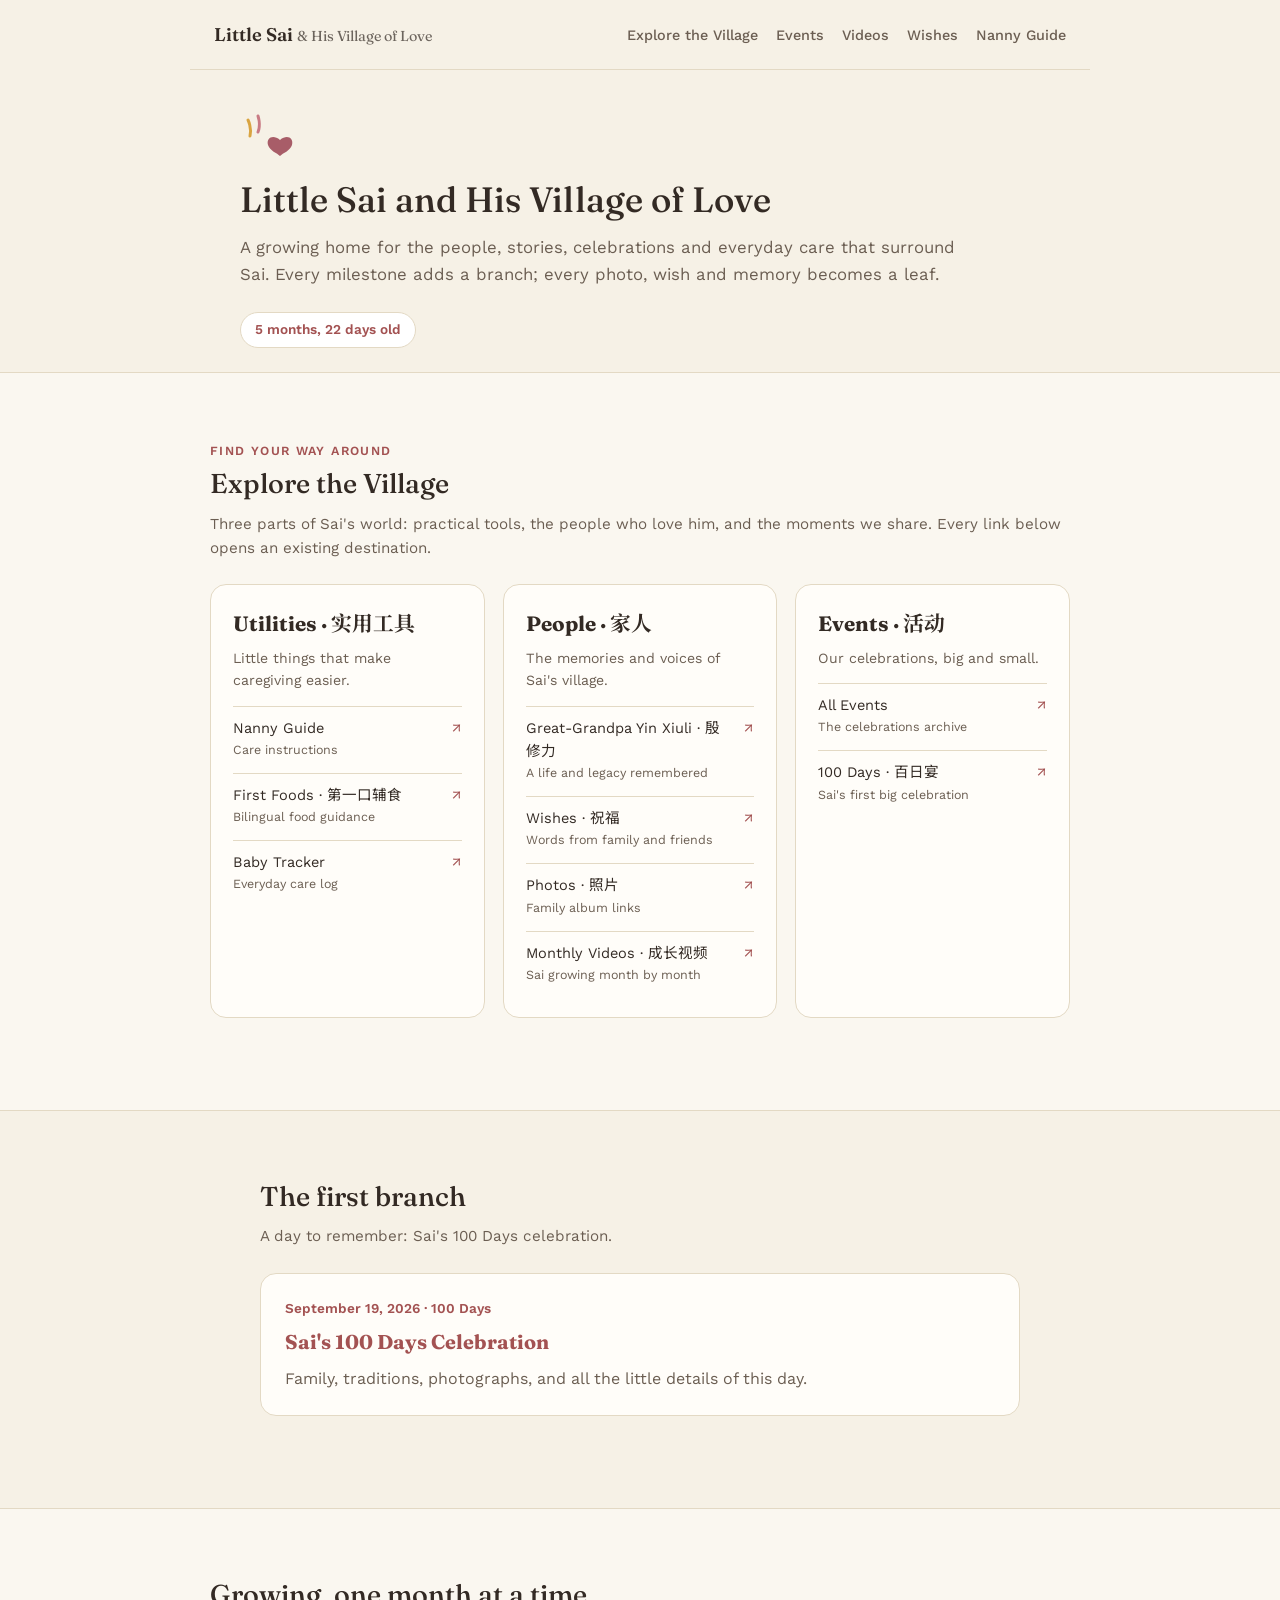
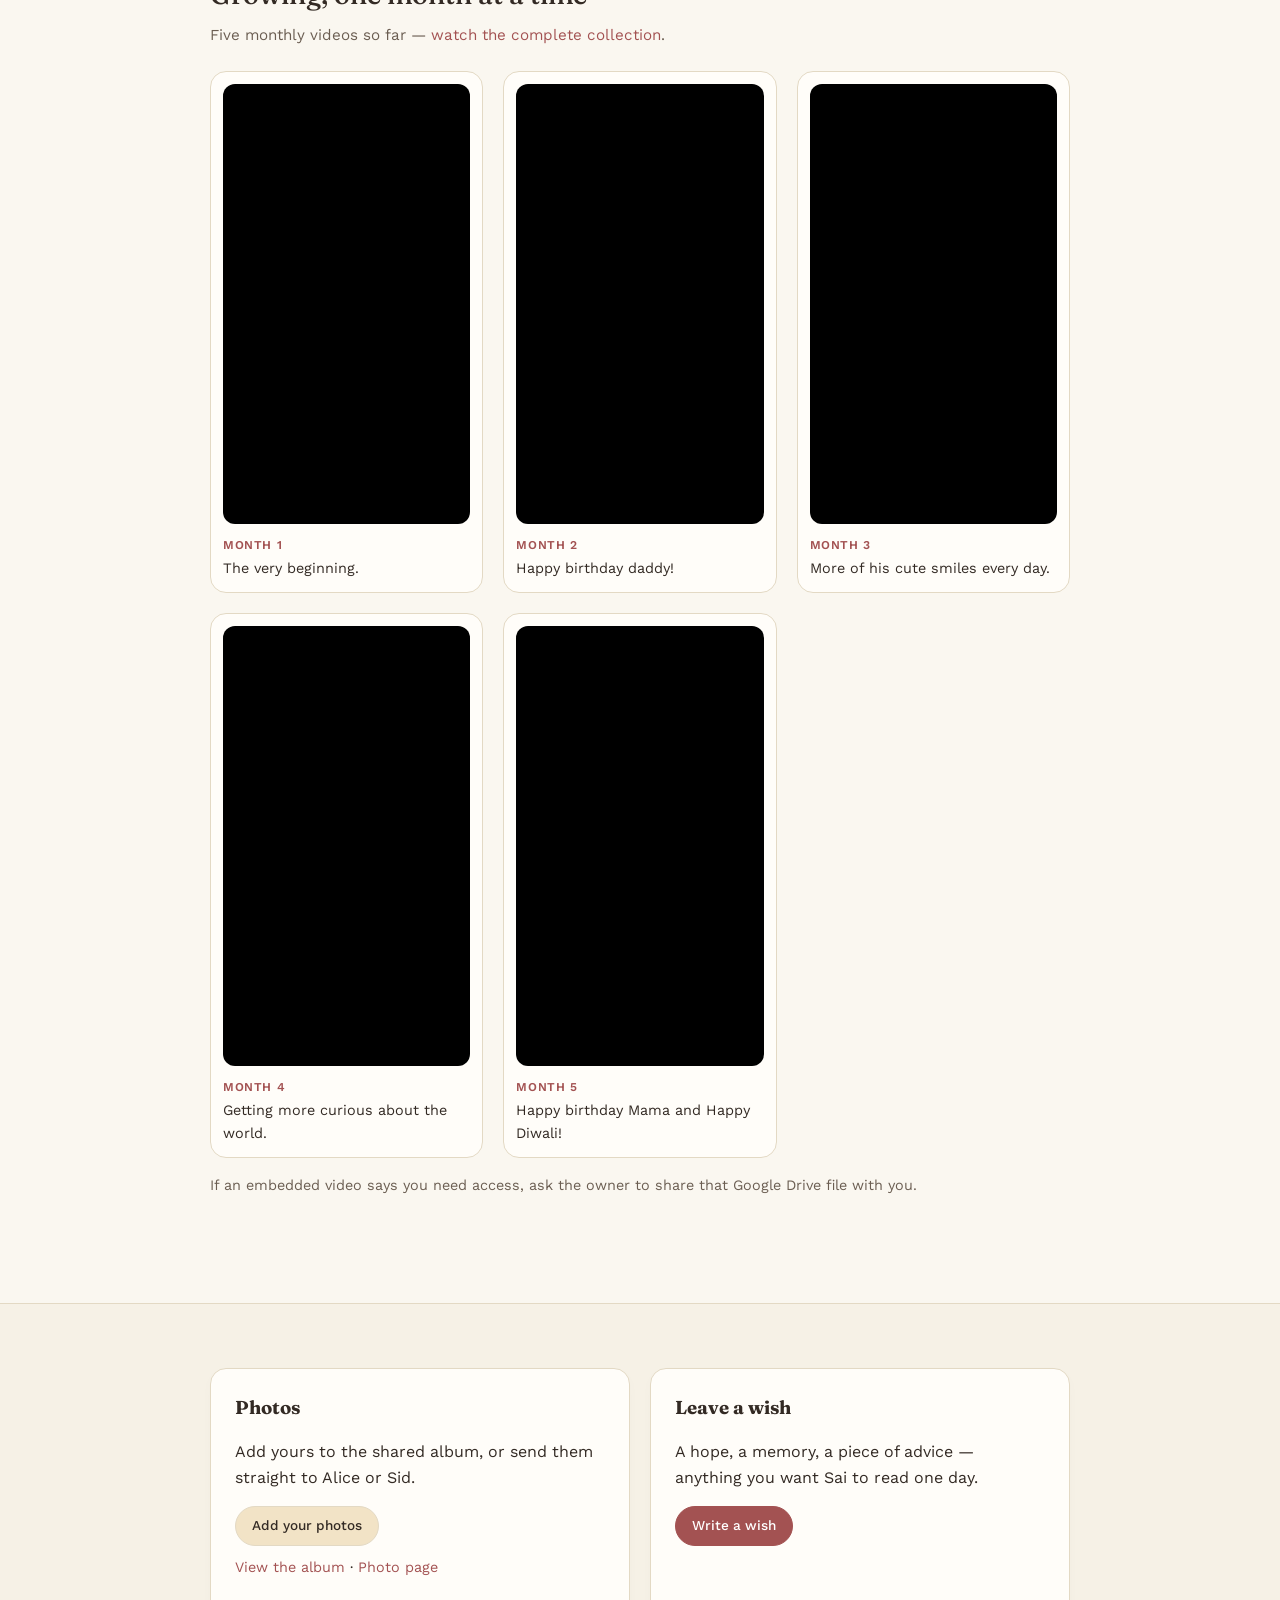
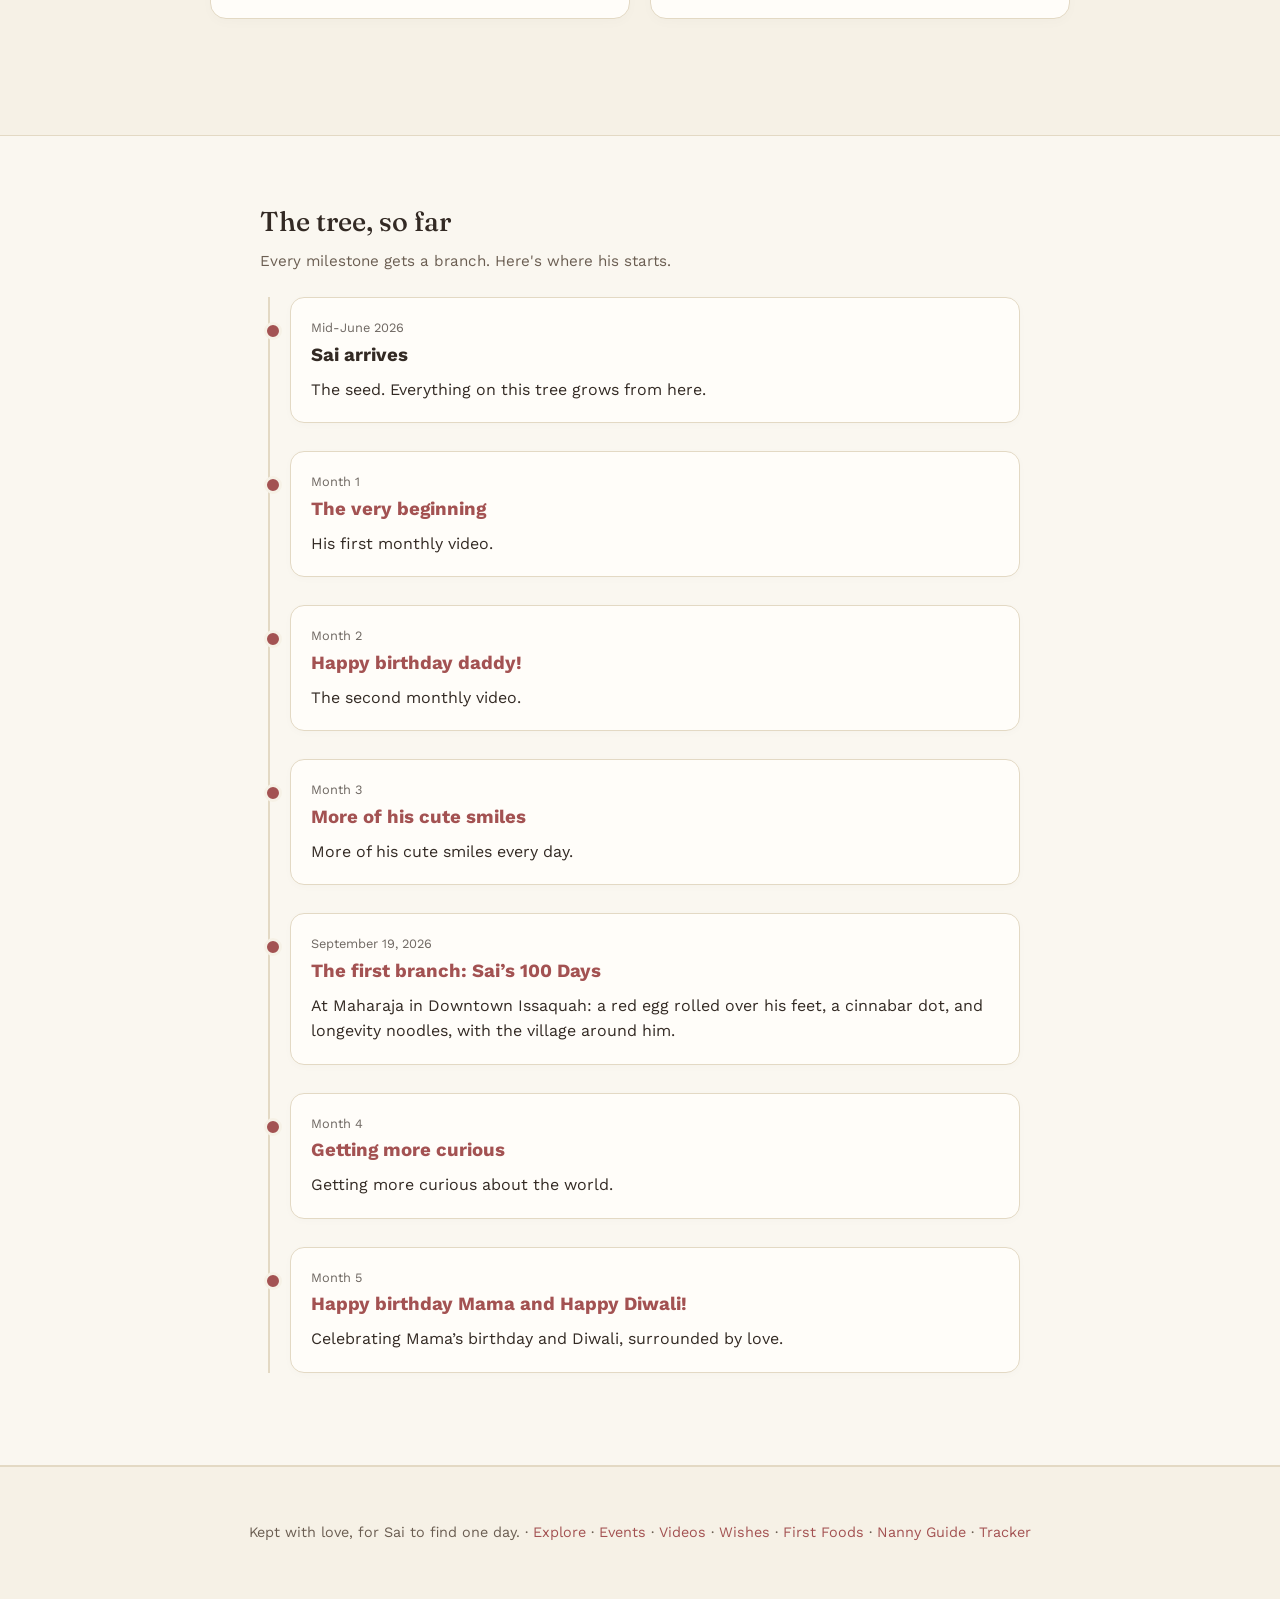
<file: index.html>
<!DOCTYPE html>
<html lang="en">
<head>
<meta charset="UTF-8">
<meta name="viewport" content="width=device-width, initial-scale=1.0">
<title>Little Sai and His Village of Love</title>
<meta name="description" content="Sai's growing family village: stories, monthly videos, celebrations, photos, wishes, and everyday family tools.">
<link rel="icon" href="data:image/svg+xml,<svg xmlns=%22http://www.w3.org/2000/svg%22 viewBox=%220 0 100 100%22><text y=%22.9em%22 font-size=%2280%22>🌱</text></svg>">
<link rel="preconnect" href="https://fonts.googleapis.com"><link rel="preconnect" href="https://fonts.gstatic.com" crossorigin>
<link href="https://fonts.googleapis.com/css2?family=Fraunces:opsz,wght@9..144,400;9..144,500;9..144,600&family=Work+Sans:wght@400;500;600&family=Noto+Serif+SC:wght@500;600&family=Noto+Sans+SC:wght@400;500&display=swap" rel="stylesheet">
<link rel="stylesheet" href="css/style.css">
<style>
/* Homepage additions; existing shared design tokens and component classes remain unchanged. */
.site-nav { flex-wrap:wrap; gap:12px; }
.site-nav__links { flex-wrap:wrap; gap:10px 18px; }
.village-kicker { color:var(--rose-deep); font-weight:600; font-size:.78rem; letter-spacing:.11em; text-transform:uppercase; }
.village-grid { display:grid; grid-template-columns:repeat(3,minmax(0,1fr)); gap:18px; }
.village-group { background:var(--paper-card); border:1px solid var(--paper-line); border-radius:16px; padding:22px; min-width:0; }
.village-group h3 { font-family:'Fraunces','Noto Serif SC',serif; font-size:1.3rem; margin:0 0 6px; }
.village-group p { color:var(--ink-soft); font-size:.88rem; margin:0 0 14px; }
.village-links { display:grid; gap:3px; }
.village-links a { display:flex; justify-content:space-between; gap:12px; padding:10px 0; border-top:1px solid var(--paper-line); text-decoration:none; color:var(--ink); font-size:.91rem; }
.village-links a::after { content:'↗'; color:var(--rose-deep); flex:none; }
.village-links a:hover { color:var(--rose-deep); }
.village-links small { color:var(--ink-soft); display:block; font-size:.78rem; }
.video-note { margin-top:16px; font-size:.9rem; color:var(--ink-soft); }
@media(max-width:720px) { .village-grid {grid-template-columns:1fr;} .site-nav__links {gap:8px 14px;} .site-nav__mark span {display:none;} }
</style>
</head>
<body>
<nav class="site-nav" aria-label="Main navigation">
  <a href="index.html" class="site-nav__mark">Little Sai <span>&amp; His Village of Love</span></a>
  <ul class="site-nav__links">
    <li><a href="#explore">Explore the Village</a></li>
    <li><a href="events.html">Events</a></li><li><a href="videos.html">Videos</a></li>
    <li><a href="wishes.html">Wishes</a></li><li><a href="nanny.html">Nanny Guide</a></li>
  </ul>
</nav>
<header class="hero">
  <div class="bloom" aria-hidden="true"><span></span><span></span><span></span><span></span></div>
  <div class="hero__inner">
    <svg class="doodle" width="56" height="48" viewBox="0 0 56 48" fill="none" aria-hidden="true"><path d="M8 10c0 0 4 8 2 16" stroke="#D9A441" stroke-width="3" stroke-linecap="round"/><path d="M18 6c0 0 3 9 0 16" stroke="#C97B84" stroke-width="3" stroke-linecap="round"/><path d="M40 30c-7-6-14-2-12 5 2 6 9 8 12 11 3-3 10-5 12-11 2-7-5-11-12-5z" fill="#A85D68"/></svg>
    <h1>Little Sai and His Village of Love</h1>
    <p class="lede">A growing home for the people, stories, celebrations and everyday care that surround Sai. Every milestone adds a branch; every photo, wish and memory becomes a leaf.</p>
    <div class="age-counter" data-age-counter aria-live="polite"><span class="age-counter__num">calculating…</span></div>
  </div>
</header>
<main>
<section class="band band--deep" id="explore" aria-labelledby="explore-title">
  <div class="wrap wrap--wide">
    <div class="section-head"><span class="village-kicker">Find your way around</span><h2 id="explore-title">Explore the Village</h2><p>Three parts of Sai's world: practical tools, the people who love him, and the moments we share. Every link below opens an existing destination.</p></div>
    <div class="village-grid">
      <section class="village-group" aria-labelledby="utilities-heading"><h3 id="utilities-heading">Utilities · 实用工具</h3><p>Little things that make caregiving easier.</p><div class="village-links">
        <a href="nanny.html"><span>Nanny Guide<small>Care instructions</small></span></a>
        <a href="starting-solid.html"><span>First Foods · 第一口辅食<small>Bilingual food guidance</small></span></a>
        <a href="tools/baby-tracker/index.html"><span>Baby Tracker<small>Everyday care log</small></span></a>
      </div></section>
      <section class="village-group" aria-labelledby="people-heading"><h3 id="people-heading">People · 家人</h3><p>The memories and voices of Sai's village.</p><div class="village-links">
        <a href="great-grandpa-yin-xiuli-memorial.html"><span>Great-Grandpa Yin Xiuli · 殷修力<small>A life and legacy remembered</small></span></a>
        <a href="wishes.html"><span>Wishes · 祝福<small>Words from family and friends</small></span></a>
        <a href="photos.html"><span>Photos · 照片<small>Family album links</small></span></a>
        <a href="videos.html"><span>Monthly Videos · 成长视频<small>Sai growing month by month</small></span></a>
      </div></section>
      <section class="village-group" aria-labelledby="events-heading"><h3 id="events-heading">Events · 活动</h3><p>Our celebrations, big and small.</p><div class="village-links">
        <a href="events.html"><span>All Events<small>The celebrations archive</small></span></a>
        <a href="event-100-days.html"><span>100 Days · 百日宴<small>Sai's first big celebration</small></span></a>
      </div></section>
    </div>
  </div>
</section>
<section class="band" id="latest-event"><div class="wrap"><div class="section-head"><h2>The first branch</h2><p>A day to remember: Sai's 100 Days celebration.</p></div><a class="event-card" href="event-100-days.html"><span class="event-card__date">September 19, 2026 · 100 Days</span><h3>Sai's 100 Days Celebration</h3><p>Family, traditions, photographs, and all the little details of this day.</p></a></div></section>
<section class="band band--deep" id="monthly-videos"><div class="wrap wrap--wide"><div class="section-head"><h2>Growing, one month at a time</h2><p>Five monthly videos so far — <a href="videos.html">watch the complete collection</a>.</p></div><div class="video-grid">
  <div class="video-card"><div class="video-card__frame"><iframe src="https://drive.google.com/file/d/1nqriXIKPjm0snu_6iXQD0AJx6Z17biVg/preview" title="Sai monthly video, Month 1" loading="lazy" allow="autoplay; fullscreen" allowfullscreen></iframe></div><div class="video-card__caption"><span>Month 1</span>The very beginning.</div></div>
  <div class="video-card"><div class="video-card__frame"><iframe src="https://drive.google.com/file/d/1RsJW-fxvqpUYWxWwo6vEtDllq6NZfSy_/preview" title="Sai monthly video, Month 2 — Happy birthday daddy!" loading="lazy" allow="autoplay; fullscreen" allowfullscreen></iframe></div><div class="video-card__caption"><span>Month 2</span>Happy birthday daddy!</div></div>
  <div class="video-card"><div class="video-card__frame"><iframe src="https://drive.google.com/file/d/14MxPdXMWeFQA1IyDcNqHHHWcwjr_h_4y/preview" title="Sai monthly video, Month 3" loading="lazy" allow="autoplay; fullscreen" allowfullscreen></iframe></div><div class="video-card__caption"><span>Month 3</span>More of his cute smiles every day.</div></div>
  <div class="video-card"><div class="video-card__frame"><iframe src="https://drive.google.com/file/d/1S5MoYTsGo1mtJxEmKWaAV_BfxhKIQl7a/preview" title="Sai monthly video, Month 4" loading="lazy" allow="autoplay; fullscreen" allowfullscreen></iframe></div><div class="video-card__caption"><span>Month 4</span>Getting more curious about the world.</div></div>
  <div class="video-card" id="month-5"><div class="video-card__frame"><iframe src="https://drive.google.com/file/d/170yX3idJxtSIpFsntWFlgjOhcJYgQy4o/preview" title="Sai monthly video, Month 5 — Happy birthday Mama and Happy Diwali!" loading="lazy" allow="autoplay; fullscreen" allowfullscreen></iframe></div><div class="video-card__caption"><span>Month 5</span>Happy birthday Mama and Happy Diwali!</div></div>
</div><p class="video-note">If an embedded video says you need access, ask the owner to share that Google Drive file with you.</p></div></section>
<section class="band"><div class="wrap wrap--wide"><div class="duo"><div class="card"><h3>Photos</h3><p>Add yours to the shared album, or send them straight to Alice or Sid.</p><a class="btn btn--gold" href="https://docs.google.com/forms/d/e/1FAIpQLSck1Lhmr4aDoOdKxD6Imz7izCbInhyLua3lFPRnCYdYaZC5zA/viewform" target="_blank" rel="noopener noreferrer">Add your photos</a><p style="margin-top:10px;font-size:.9rem;"><a href="https://photos.app.goo.gl/hUq8GxbNhTS6TA479" target="_blank" rel="noopener noreferrer">View the album</a> · <a href="photos.html">Photo page</a></p></div><div class="card"><h3>Leave a wish</h3><p>A hope, a memory, a piece of advice — anything you want Sai to read one day.</p><a class="btn btn--primary" href="wishes.html">Write a wish</a></div></div></div></section>
<section class="band band--deep" id="story"><div class="wrap"><div class="section-head"><h2>The tree, so far</h2><p>Every milestone gets a branch. Here's where his starts.</p></div><ul class="tree" data-tree><li class="tree__node"><p>Loading…</p></li></ul></div></section>
</main>
<footer class="site-footer"><p>Kept with love, for Sai to find one day. · <a href="#explore">Explore</a> · <a href="events.html">Events</a> · <a href="videos.html">Videos</a> · <a href="wishes.html">Wishes</a> · <a href="starting-solid.html">First Foods</a> · <a href="nanny.html">Nanny Guide</a> · <a href="tools/baby-tracker/index.html">Tracker</a></p></footer>
<script src="js/main.js"></script>
</body></html>
</file>
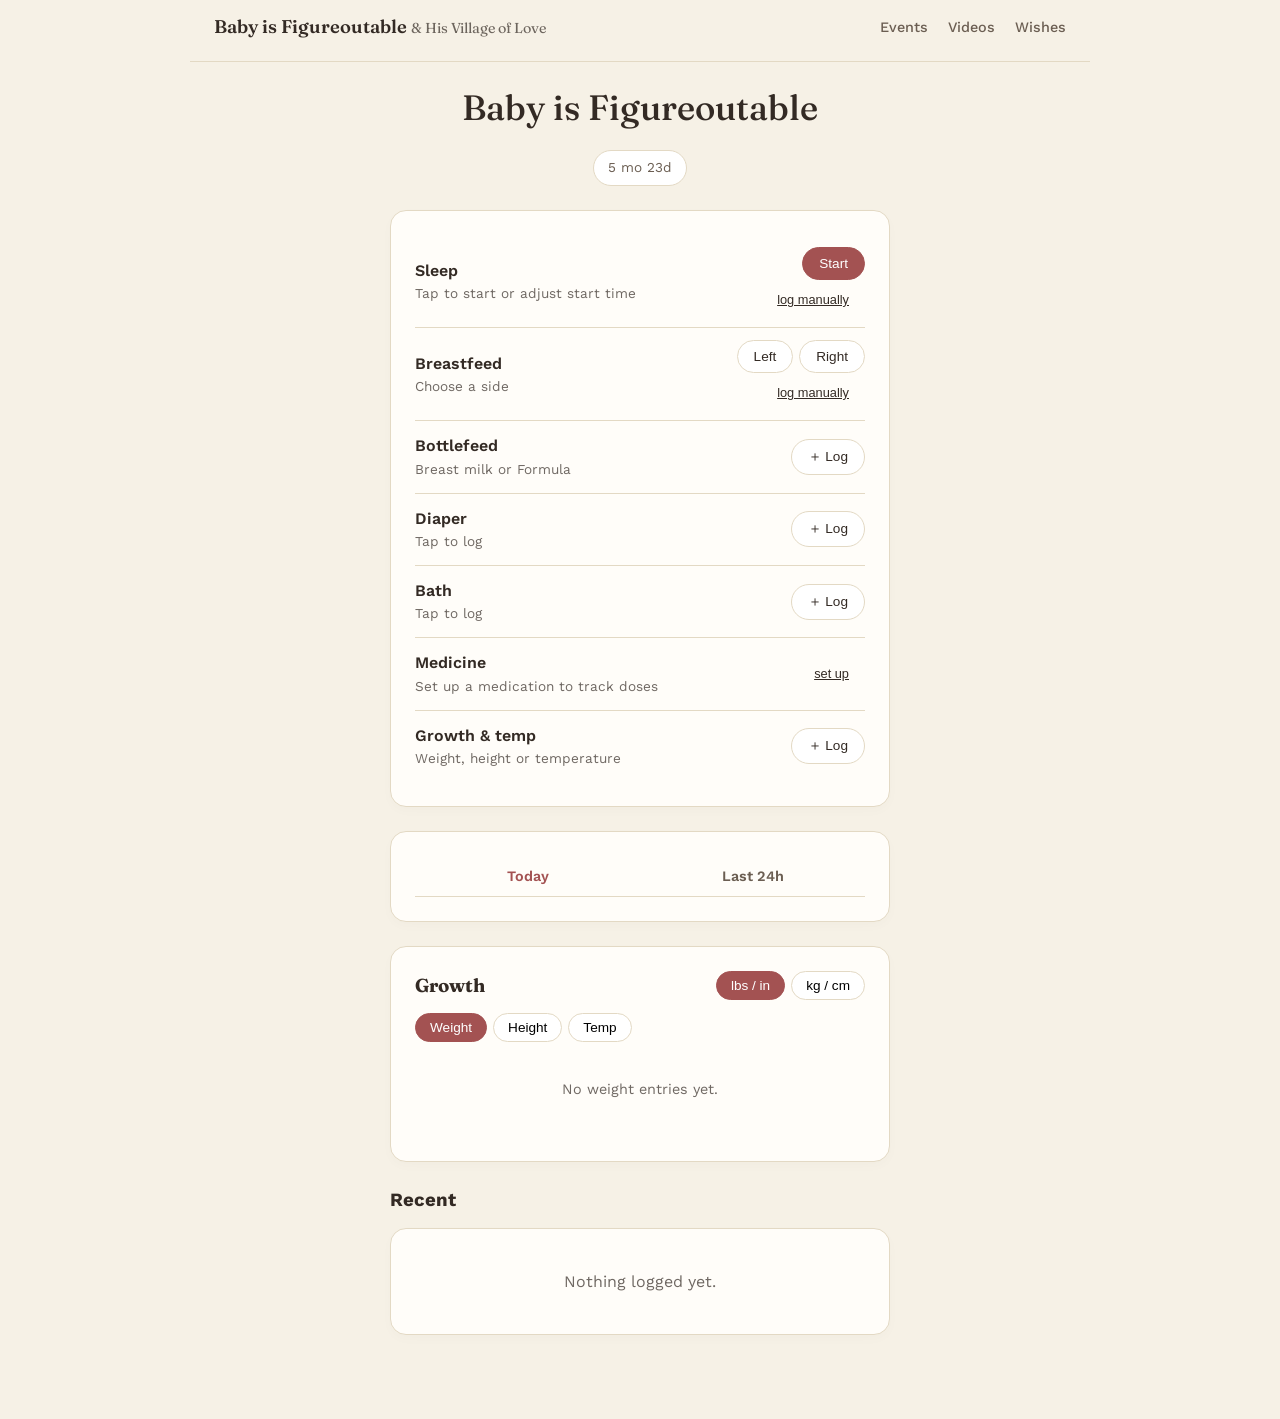
<file: tools/baby-tracker/index.html>
<!DOCTYPE html>
<html lang="en">
<head>
<meta charset="UTF-8">
<meta name="viewport" content="width=device-width, initial-scale=1, viewport-fit=cover, maximum-scale=1">
<title>Baby is Figureoutable</title>

<meta name="mobile-web-app-capable" content="yes">
<meta name="apple-mobile-web-app-capable" content="yes">
<meta name="apple-mobile-web-app-status-bar-style" content="black-translucent">
<meta name="apple-mobile-web-app-title" content="Baby is Figureoutable">
<link rel="apple-touch-icon" href="icon-192.png">
<link rel="manifest" href="manifest.json">
<meta name="theme-color" content="#f6f1e6">

<!-- Shared Typography & Main Stylesheet from Village Site -->
<link rel="preconnect" href="https://fonts.googleapis.com">
<link rel="preconnect" href="https://fonts.gstatic.com" crossorigin>
<link href="https://fonts.googleapis.com/css2?family=Fraunces:opsz,wght@9..144,400;9..144,500;9..144,600&family=Work+Sans:wght@400;500;600&family=Noto+Serif+SC:wght@500;600&family=Noto+Sans+SC:wght@400;500&display=swap" rel="stylesheet">
<link rel="stylesheet" href="../../css/style.css">

<style>
  /* Form Layout Polish & Safety Overflow Guards */
  .row-active {
    background: rgba(255, 255, 255, 0.65);
    border-radius: 14px;
    padding: 16px !important;
    margin: 8px 0;
    box-shadow: inset 0 0 0 1px var(--paper-line, #e3d9c4);
  }

  .form-card {
    display: flex;
    flex-direction: column;
    gap: 12px;
    width: 100%;
    box-sizing: border-box;
  }

  .form-row-2col {
    display: grid;
    grid-template-columns: minmax(0, 1fr) minmax(0, 1fr);
    gap: 10px;
    width: 100%;
  }

  .form-group {
    display: flex;
    flex-direction: column;
    gap: 4px;
    width: 100%;
    box-sizing: border-box;
    min-width: 0;
  }

  .form-group label {
    font-size: 0.8rem;
    font-weight: 600;
    color: var(--ink-soft, #6b5e52);
  }

  .form-control {
    width: 100%;
    box-sizing: border-box;
    min-width: 0;
    max-width: 100%;
    padding: 8px 10px;
    border: 1px solid var(--paper-line, #d4c8b3);
    border-radius: 8px;
    background: #fff;
    font-family: inherit;
    font-size: 0.9rem;
  }

  .chip-group {
    display: flex;
    flex-wrap: wrap;
    gap: 6px;
  }

  .chip-btn {
    padding: 6px 14px;
    border-radius: 20px;
    border: 1px solid var(--paper-line, #d4c8b3);
    background: #fff;
    font-size: 0.85rem;
    cursor: pointer;
    transition: all 0.15s ease;
  }

  .chip-btn.active {
    background: var(--rose-deep, #a35252);
    color: #fff;
    border-color: var(--rose-deep, #a35252);
  }

  .tag-badge {
    display: inline-block;
    margin-left: 8px;
    padding: 2px 8px;
    font-size: 0.72rem;
    border-radius: 12px;
    background: var(--gold-soft, #f2e3c6);
    color: var(--ink, #332a24);
    font-weight: normal;
    text-transform: lowercase;
  }

  .actions-bar {
    display: flex;
    justify-content: space-between;
    align-items: center;
    margin-top: 8px;
    padding-top: 8px;
    border-top: 1px solid rgba(0,0,0,0.06);
  }

  .actions-right {
    display: flex;
    gap: 8px;
  }

  /* Running timers and forms must stack vertically. The shared .row class
     lays its children out in a horizontal flex row, and the idle state also
     sets an inline display:flex that survived into the active state, so the
     timer and the Wake Up / Stop button were pushed off the right edge. */
  .row.row-active {
    display: block !important;
  }
  .row-active-top {
    flex-wrap: wrap;
    gap: 8px;
  }
  .row-active .time-input {
    max-width: 100%;
  }
  .row-active-actions {
    display: flex;
    gap: 8px;
    flex-wrap: wrap;
  }
  .row-timer {
    max-width: 100%;
  }

  /* The shared .hero class is sized for the homepage's big photo hero; this
     page only has a title and an age pill. */
  header.hero,
  header.hero .hero__inner {
    padding-top: 0 !important;
    padding-bottom: 0 !important;
    min-height: 0 !important;
  }
  header.hero {
    margin-top: 0 !important;
  }
  header.hero h1 {
    margin-top: 0;
  }

  /* In home-screen mode the page draws under the iOS status bar. */
  .site-nav {
    padding-top: calc(env(safe-area-inset-top, 0px) + 12px) !important;
  }

  /* Growth & temp: a value box with its unit picker beside it */
  .input-with-unit {
    display: flex;
    gap: 8px;
    align-items: stretch;
  }
  .input-with-unit .form-control:first-child {
    flex: 1;
    min-width: 0;
  }
  .input-with-unit .unit-select {
    flex: 0 0 auto;
    width: 84px;
  }
</style>

</head>
<body>

<nav class="site-nav">
  <a href="../../index.html" class="site-nav__mark">Baby is Figureoutable <span>&amp; His Village of Love</span></a>
  <ul class="site-nav__links">
    <li><a href="../../events.html">Events</a></li>
    <li><a href="../../videos.html">Videos</a></li>
    <li><a href="../../wishes.html">Wishes</a></li>
  </ul>
</nav>

<main class="wrap" style="max-width: 540px; padding-top: 24px;">

  <header class="hero" style="text-align: center; margin-bottom: 24px;">
    <div class="hero__inner">
      <h1>Baby is Figureoutable</h1>
      <div class="age-counter" id="age" style="margin-top: 8px;"></div>
    </div>
  </header>

  <div class="card" id="panelActions" style="margin-bottom: 24px;">
    <div class="row" id="rowSleep"></div>
    <div class="row" id="rowFeed"></div>
    <div class="row" id="rowBottle"></div>
    <div class="row" id="rowDiaper"></div>
    <div class="row" id="rowBath"></div>
    <div class="row" id="rowMedicine"></div>
    <div class="row" id="rowGrowth"></div>
  </div>

  <div class="card" style="margin-bottom: 24px;">
    <div class="summary-tabs" style="display:flex; border-bottom: 1px solid var(--paper-line, #e3d9c4);">
      <button class="tab-btn active" data-range="today" style="flex:1; background:none; border:none; padding:12px; font-weight:600; cursor:pointer;">Today</button>
      <button class="tab-btn" data-range="24h" style="flex:1; background:none; border:none; padding:12px; font-weight:600; cursor:pointer;">Last 24h</button>
    </div>
    <div class="summary-body" id="summaryBody"></div>
  </div>

  <div class="card" id="growthCard" style="margin-bottom: 24px;">
    <div style="display:flex; justify-content:space-between; align-items:center; gap:8px; flex-wrap:wrap; margin-bottom:12px;">
      <h3 style="margin:0;">Growth</h3>
      <div class="chip-group" id="chartSystemToggle"></div>
    </div>
    <div class="chip-group" id="chartMetricTabs" style="margin-bottom:8px;"></div>
    <div id="growthChartWrap" style="color: var(--ink, #332a24);"></div>
    <div id="growthLatest" style="font-size:0.85rem; opacity:0.8; margin-top:8px;"></div>
  </div>

  <h3 style="margin-bottom: 12px;">Recent</h3>
  <div class="card" id="recentPanel"></div>

  <div class="sync-note" id="syncNote" style="text-align:center; margin-top:16px; font-size:0.85rem; opacity:0.8;"></div>

</main>

<script>
(function(){

  // ---------- Configuration ----------
  var CONFIG = {
    APPS_SCRIPT_URL: "https://script.google.com/macros/s/AKfycbxz-G6Mxu6IMxsnKE3noswcClorYMylOqrG6sFveYlcJNs0K4wx4EsFz_tEWwq1iNFD/exec",
    PROFILE_NAME: "Jujube",
    CAREGIVER: "Alice",
    TIMEZONE: "America/Los_Angeles",
    BIRTH_DATE: "2026-06-12"
  };
  var configured = !CONFIG.APPS_SCRIPT_URL.startsWith("PASTE_");

  // ---------- Storage keys ----------
  var K_TIMERS = 'jujube_timers_v2';
  var K_PENDING = 'jujube_pending_sync';
  var K_CACHE = 'jujube_recent_cache';
  var K_GROWTH = 'jujube_growth_cache';
  var K_CHART = 'jujube_chart_prefs';
  var K_UNITS = 'jujube_unit_prefs';
  var K_LAST = 'jujube_last_seen';

  // ---------- Transient UI state ----------
  var editing = null; 
  var currentSummaryRange = 'today';

  // ---------- Helpers ----------
  function pad(n){ return n < 10 ? '0' + n : '' + n; }

  function formatDateTime(ms){
    var d = new Date(ms);
    return d.getFullYear() + '-' + pad(d.getMonth()+1) + '-' + pad(d.getDate()) + ' ' +
           pad(d.getHours()) + ':' + pad(d.getMinutes()) + ':' + pad(d.getSeconds());
  }

  function formatTimeOnly(ms){
    var d = new Date(ms);
    var h = d.getHours();
    var m = pad(d.getMinutes());
    var ampm = h >= 12 ? 'PM' : 'AM';
    h = h % 12;
    h = h ? h : 12;
    return h + ':' + m + ' ' + ampm;
  }

  function toLocalInputValue(ms){
    var d = new Date(ms);
    return d.getFullYear() + '-' + pad(d.getMonth()+1) + '-' + pad(d.getDate()) + 'T' + pad(d.getHours()) + ':' + pad(d.getMinutes());
  }

  function fromLocalInputValue(str){
    var parts = str.split('T');
    var dateParts = parts[0].split('-').map(Number);
    var timeParts = (parts[1]||'00:00').split(':').map(Number);
    return new Date(dateParts[0], dateParts[1]-1, dateParts[2], timeParts[0], timeParts[1], 0).getTime();
  }

  function formatElapsed(totalSeconds){
    totalSeconds = Math.max(0, Math.floor(totalSeconds));
    var h = Math.floor(totalSeconds / 3600);
    var m = Math.floor((totalSeconds % 3600) / 60);
    var s = totalSeconds % 60;
    if (h > 0) return h + ':' + pad(m) + ':' + pad(s);
    return m + ':' + pad(s);
  }

  function formatDuration(totalSeconds){
    totalSeconds = Math.max(0, Math.round(totalSeconds));
    var h = Math.floor(totalSeconds / 3600);
    var m = Math.round((totalSeconds % 3600) / 60);
    if (h > 0) return h + 'h ' + m + 'm';
    if (totalSeconds >= 60) return m + 'm';
    return totalSeconds + 's';
  }

  function formatRelative(ms){
    var diff = Math.max(0, Date.now() - ms);
    var mins = Math.floor(diff / 60000);
    if (mins < 1) return 'just now';
    if (mins < 60) return mins + 'm ago';
    var hrs = Math.floor(mins / 60);
    var remMins = mins % 60;
    if (hrs < 24) return hrs + 'h ' + remMins + 'm ago';
    var days = Math.floor(hrs / 24);
    return days + 'd ago';
  }

  function computeAge(birthDateStr){
    var birth = new Date(birthDateStr + 'T00:00:00');
    var now = new Date();
    var months = (now.getFullYear() - birth.getFullYear()) * 12 + (now.getMonth() - birth.getMonth());
    var days = now.getDate() - birth.getDate();
    if (days < 0){
      months -= 1;
      var prevMonth = new Date(now.getFullYear(), now.getMonth(), 0);
      days += prevMonth.getDate();
    }
    if (months <= 0) return days + (days === 1 ? ' day old' : ' days old');
    return months + ' mo ' + days + 'd';
  }

  function uid(){
    return 't-' + Date.now().toString(36) + '-' + Math.random().toString(36).slice(2, 8);
  }

  function escapeHtml(s){
    return String(s).replace(/&/g,'&amp;').replace(/</g,'&lt;').replace(/>/g,'&gt;').replace(/"/g,'&quot;');
  }

  // ---------- Local storage state ----------
  function getTimers(){ try { return JSON.parse(localStorage.getItem(K_TIMERS)) || {}; } catch(e){ return {}; } }
  function setTimers(t){ localStorage.setItem(K_TIMERS, JSON.stringify(t)); }

  function getPending(){ try { return JSON.parse(localStorage.getItem(K_PENDING)) || []; } catch(e){ return []; } }
  function setPending(list){ localStorage.setItem(K_PENDING, JSON.stringify(list)); }

  function getCache(){ try { return JSON.parse(localStorage.getItem(K_CACHE)) || []; } catch(e){ return []; } }
  function setCache(list){ localStorage.setItem(K_CACHE, JSON.stringify(list)); }

  function addCacheEntry(entry){
    var cache = getCache();
    cache.unshift(entry);
    setCache(cache.slice(0, 60));
  }
  function updateCacheEntry(key, entry){
    var cache = getCache();
    for (var i=0;i<cache.length;i++){
      if (cache[i]['_activityKey'] === key){ cache[i] = Object.assign({}, cache[i], entry); break; }
    }
    setCache(cache);
  }
  function removeCacheEntry(key){
    setCache(getCache().filter(function(e){ return e['_activityKey'] !== key; }));
  }
  function getLastFeedSide(){
    var cache = getCache();
    for (var i=0;i<cache.length;i++){
      if (cache[i]['Type'] === 'Breastfeed'){
        return cache[i]['[Breastfeed] End Side'] || cache[i]['[Breastfeed] Begin Side'] || null;
      }
    }
    return null;
  }

  // ---------- Growth & temperature ----------
  var MONTHS = ['Jan','Feb','Mar','Apr','May','Jun','Jul','Aug','Sep','Oct','Nov','Dec'];

  function toDateInputValue(ms){
    var d = new Date(ms);
    return d.getFullYear() + '-' + pad(d.getMonth()+1) + '-' + pad(d.getDate());
  }
  function shortDate(ms){ var d = new Date(ms); return MONTHS[d.getMonth()] + ' ' + d.getDate(); }
  function numOrNull(v){
    if (v === '' || v === null || v === undefined) return null;
    var n = parseFloat(v);
    return isNaN(n) ? null : n;
  }
  function fmtField(v){ var n = numOrNull(v); return n === null ? '' : String(Math.round(n*100)/100); }
  function fmtVal(v){ return (Math.round(v*10)/10).toFixed(1); }

  function normUnit(u){
    u = String(u || '').toUpperCase().replace(/[^A-Z]/g, '');
    if (u === 'LBS') u = 'LB';
    if (u === 'INCH' || u === 'INCHES') u = 'IN';
    if (u === 'FAHRENHEIT') u = 'F';
    if (u === 'CELSIUS') u = 'C';
    return u;
  }
  var UNIT_LABEL = { LB:'lb', KG:'kg', IN:'in', CM:'cm', F:'\u00b0F', C:'\u00b0C' };

  function convertValue(kind, v, fromUnit, toUnit){
    fromUnit = normUnit(fromUnit); toUnit = normUnit(toUnit);
    if (!fromUnit || fromUnit === toUnit) return v;
    if (kind === 'weight'){
      if (fromUnit === 'LB' && toUnit === 'KG') return v * 0.45359237;
      if (fromUnit === 'KG' && toUnit === 'LB') return v / 0.45359237;
    } else if (kind === 'height'){
      if (fromUnit === 'IN' && toUnit === 'CM') return v * 2.54;
      if (fromUnit === 'CM' && toUnit === 'IN') return v / 2.54;
    } else if (kind === 'temp'){
      if (fromUnit === 'F' && toUnit === 'C') return (v - 32) * 5 / 9;
      if (fromUnit === 'C' && toUnit === 'F') return v * 9 / 5 + 32;
    }
    return v;
  }

  // A sheet row is a growth point if it is a Growth row, or a Medical row that
  // carries a temperature and no medication (medication rows are Medicine doses).
  function entryToGrowthPoint(e){
    if (!e) return null;
    var type = e['Type'];
    var epoch = Number(e['Start Date/time (Epoch)']) || Date.parse(e['Start Date/time']);
    if (!epoch) return null;
    if (type === 'Growth'){
      var w = numOrNull(e['[Growth] Weight']), h = numOrNull(e['[Growth] Height']);
      if (w === null && h === null) return null;
      return { key: e['_activityKey'], epoch: epoch,
        weight: w, weightUnit: normUnit(e['[Growth] Weight Unit']) || 'LB',
        height: h, heightUnit: normUnit(e['[Growth] Height Unit']) || 'IN' };
    }
    if (type === 'Medical' && !e['[Medical] Medication']){
      var t = numOrNull(e['[Medical] Temperature']);
      if (t === null) return null;
      return { key: e['_activityKey'], epoch: epoch, temp: t, tempUnit: normUnit(e['[Medical] Temperature Unit']) || 'F' };
    }
    return null;
  }

  function getGrowthCache(){ try { return JSON.parse(localStorage.getItem(K_GROWTH)) || []; } catch(e){ return []; } }
  function setGrowthCache(list){ localStorage.setItem(K_GROWTH, JSON.stringify(list)); }
  function growthCacheUpsert(entry){
    var p = entryToGrowthPoint(entry);
    var list = getGrowthCache().filter(function(x){ return x.key !== entry['_activityKey']; });
    if (p) list.push(p);
    setGrowthCache(list);
  }
  function growthCacheRemove(key){
    setGrowthCache(getGrowthCache().filter(function(x){ return x.key !== key; }));
  }

  function getUnitPrefs(){
    var p = {};
    try { p = JSON.parse(localStorage.getItem(K_UNITS)) || {}; } catch(e){}
    return { weight: p.weight || 'LB', height: p.height || 'IN', temp: p.temp || 'F' };
  }
  function setUnitPrefs(p){ localStorage.setItem(K_UNITS, JSON.stringify(p)); }

  var chartPrefs = (function(){
    var p = {};
    try { p = JSON.parse(localStorage.getItem(K_CHART)) || {}; } catch(e){}
    return { metric: p.metric || 'weight', system: p.system || 'imperial' };
  })();
  function saveChartPrefs(){ try { localStorage.setItem(K_CHART, JSON.stringify(chartPrefs)); } catch(e){} }

  function chartTarget(metric, system){
    if (metric === 'weight') return system === 'metric' ? 'KG' : 'LB';
    if (metric === 'height') return system === 'metric' ? 'CM' : 'IN';
    return system === 'metric' ? 'C' : 'F';
  }

  function growthSeries(metric, system){
    var target = chartTarget(metric, system);
    var out = [];
    getGrowthCache().forEach(function(p){
      var v = p[metric];
      if (v === null || v === undefined) return;
      out.push({ key: p.key, epoch: p.epoch, v: convertValue(metric, v, p[metric + 'Unit'], target) });
    });
    out.sort(function(a, b){ return a.epoch - b.epoch; });
    return out;
  }

  function applyPendingToGrowth(points){
    getPending().forEach(function(op){
      var key = op['_activityKey'];
      points = points.filter(function(x){ return x.key !== key; });
      if (op['_op'] === 'delete') return;
      var p = entryToGrowthPoint(op);
      if (p) points.push(p);
    });
    return points;
  }

  function applyGrowthEntries(entries){
    var pts = [];
    entries.forEach(function(e){ var p = entryToGrowthPoint(e); if (p) pts.push(p); });
    setGrowthCache(applyPendingToGrowth(pts));
    renderGrowthChart();
    renderGrowthRow();
  }

  // ---------- "Last logged" hints (Diaper, Bath) ----------
  function entryMs(e){ return Number(e['Start Date/time (Epoch)']) || Date.parse(e['Start Date/time']) || 0; }

  function lastKeyOf(e){
    var t = e['Type'];
    if (t === 'Sleep') return 'Sleep';
    if (t === 'Breastfeed') return 'Breastfeed';
    if (t === 'Bottle Feed') return 'Bottle Feed';
    if (t === 'Diaper') return 'Diaper';
    if (t === 'Routine' && e['[Routine] Routine'] === 'Bath') return 'Bath';
    if (t === 'Medical' && e['[Medical] Medication']) return 'Medicine';
    return null;
  }

  function getLastSeen(){ try { return JSON.parse(localStorage.getItem(K_LAST)) || {}; } catch(e){ return {}; } }
  function setLastSeen(m){ try { localStorage.setItem(K_LAST, JSON.stringify(m)); } catch(e){} }

  function deriveLast(entries){
    var out = {};
    entries.forEach(function(e){
      var key = lastKeyOf(e), ms = entryMs(e);
      if (!key || !ms) return;
      if (!out[key] || ms > out[key].epoch) out[key] = { epoch: ms, detail: e['[Diaper] Type'] || '' };
    });
    return out;
  }

  // Newest entry of a kind: the server's per-type "last" (reaches back past the
  // recent list) combined with anything newer in the local recent cache.
  function lastOf(key){
    var best = null, seen = getLastSeen()[key];
    if (seen && seen.epoch) best = { epoch: seen.epoch, detail: seen.detail || '' };
    getCache().forEach(function(e){
      if (lastKeyOf(e) !== key) return;
      var ms = entryMs(e);
      if (ms && (!best || ms > best.epoch)) best = { epoch: ms, detail: e['[Diaper] Type'] || '' };
    });
    return best;
  }

  function todayDiaperCounts(){
    var start = new Date(); start.setHours(0, 0, 0, 0);
    var s = start.getTime(), c = { n: 0, wet: 0, dirty: 0 };
    getCache().forEach(function(e){
      if (e['Type'] !== 'Diaper' || entryMs(e) < s) return;
      var t = e['[Diaper] Type'];
      c.n++;
      if (t === 'Wet' || t === 'Dirty Wet') c.wet++;
      if (t === 'Dirty' || t === 'Dirty Wet') c.dirty++;
    });
    return c;
  }

  function diaperHintHtml(){
    var last = lastOf('Diaper');
    if (!last) return 'Tap to log';
    var what = last.detail === 'Dirty Wet' ? 'wet + dirty' : String(last.detail || '').toLowerCase();
    var c = todayDiaperCounts();
    return 'Last ' + formatRelative(last.epoch) + (what ? ' \u00b7 ' + what : '') + '<br>' +
      (c.n ? 'Today ' + c.wet + ' wet \u00b7 ' + c.dirty + ' dirty' : 'None today yet');
  }

  function bathHintHtml(){
    var last = lastOf('Bath');
    return last ? 'Last bath ' + formatRelative(last.epoch) : 'Tap to log';
  }

  function tickHints(){
    var d = document.getElementById('diaperHint');
    if (d) d.innerHTML = diaperHintHtml();
    var b = document.getElementById('bathHint');
    if (b) b.innerHTML = bathHintHtml();
  }

  function applyLast(map){
    setLastSeen(map || {});
    tickHints();
  }

  // Ask the backend for growth/temperature rows and per-type last-logged times.
  // If the deployed script predates those actions, fall back to one scan of
  // recent rows.
  function getJson(path){
    return fetch(CONFIG.APPS_SCRIPT_URL + path).then(function(r){ return r.json(); }).catch(function(){ return null; });
  }
  function fetchDerived(){
    if (!configured) return;
    Promise.all([getJson('?action=growth'), getJson('?action=last')]).then(function(rs){
      var g = rs[0], l = rs[1];
      var gOk = !!(g && g.ok && g.entries), lOk = !!(l && l.ok && l.last);
      if (gOk) applyGrowthEntries(g.entries);
      if (lOk) applyLast(l.last);
      if (gOk && lOk) return;
      return getJson('?action=recent&limit=500').then(function(h){
        if (!h || !h.ok) return;
        if (!gOk) applyGrowthEntries(h.entries);
        if (!lOk) applyLast(deriveLast(h.entries));
      });
    });
  }

  function hasGrowthValue(d){
    var w = numOrNull(d.weight), h = numOrNull(d.height), t = numOrNull(d.temp);
    if (d.type === 'Growth') return w !== null || h !== null;
    if (d.type === 'Temperature') return t !== null;
    return w !== null || h !== null || t !== null;
  }

  function refreshGrowthSave(){
    if (!editing || ['Growth', 'Temperature', 'GrowthTemp'].indexOf(editing.type) === -1) return;
    var btn = document.querySelector('.row-active [data-action="save-entry"], .entry-editing [data-action="save-entry"]');
    if (btn) btn.disabled = !hasGrowthValue(editing);
  }

  // Today keeps the current time; a past date is stamped at noon; an unchanged
  // date on an existing entry keeps its original timestamp.
  function growthStartMs(d){
    if (!d.dateStr) return d.startMs;
    if (d.mode === 'edit' && d.dateStr === toDateInputValue(d.startMs)) return d.startMs;
    if (d.dateStr === toDateInputValue(Date.now())) return Date.now();
    var p = d.dateStr.split('-').map(Number);
    return new Date(p[0], p[1]-1, p[2], 12, 0, 0).getTime();
  }

  function unitSelect(field, options, current){
    var cur = normUnit(current);
    return '<select class="form-control unit-select" data-edit="' + field + '">' +
      options.map(function(o){ return '<option value="' + o[0] + '"' + (cur === o[0] ? ' selected' : '') + '>' + o[1] + '</option>'; }).join('') +
      '</select>';
  }

  function measureField(label, valueField, unitField, value, unitOptions, unit, step, placeholder){
    return '<div class="form-group"><label>' + label + '</label><div class="input-with-unit">' +
      '<input type="number" step="' + step + '" min="0" inputmode="decimal" class="form-control" placeholder="' + placeholder + '" value="' + escapeHtml(value === undefined || value === null ? '' : value) + '" data-edit="' + valueField + '">' +
      unitSelect(unitField, unitOptions, unit) + '</div></div>';
  }

  function renderGrowthTempForm(d){
    var showGrowth = d.type !== 'Temperature';
    var showTemp = d.type !== 'Growth';
    var title = d.type === 'Growth' ? 'Growth' : (d.type === 'Temperature' ? 'Temperature' : 'Growth &amp; temp');
    return (
      '<div class="form-card">' +
        '<div class="row-label" style="font-weight:600;">' + title + (d.mode === 'edit' ? ' ' + formTag(d) : '') + '</div>' +
        '<div class="form-group"><label>Date</label><input type="date" class="form-control" value="' + escapeHtml(d.dateStr || '') + '" data-edit="dateStr"></div>' +
        (showGrowth ? measureField('Weight', 'weight', 'weightUnit', d.weight, [['LB', 'lbs'], ['KG', 'kg']], d.weightUnit, '0.01', 'e.g. 14.5') +
                      measureField('Height', 'height', 'heightUnit', d.height, [['IN', 'in'], ['CM', 'cm']], d.heightUnit, '0.1', 'e.g. 24.5') : '') +
        (showTemp ? measureField('Temperature', 'temp', 'tempUnit', d.temp, [['F', '\u00b0F'], ['C', '\u00b0C']], d.tempUnit, '0.1', 'e.g. 98.6') : '') +
        '<div class="form-group"><label>Note</label><input type="text" class="form-control" placeholder="optional" value="' + escapeHtml(d.note || '') + '" data-edit="note"></div>' +
        formActions(d.mode, d.mode === 'edit' ? 'Save' : 'Log', !hasGrowthValue(d)) +
      '</div>'
    );
  }

  function growthRowHint(){
    var pts = growthSeries('weight', chartPrefs.system);
    if (!pts.length) return 'Weight, height or temperature';
    var last = pts[pts.length - 1];
    return 'Last weight ' + fmtVal(last.v) + ' ' + UNIT_LABEL[chartTarget('weight', chartPrefs.system)] + ' \u00b7 ' + shortDate(last.epoch);
  }

  function renderGrowthRow(){
    var el = document.getElementById('rowGrowth');
    if (!el) return;
    if (editing && editing.mode === 'new' && editing.type === 'GrowthTemp'){
      el.className = 'row row-active';
      el.innerHTML = renderGrowthTempForm(editing);
      return;
    }
    el.className = 'row';
    el.style.cssText = 'display:flex; justify-content:space-between; align-items:center; padding:12px 0;';
    el.innerHTML =
      '<div><div class="row-label" style="font-weight:600;">Growth &amp; temp</div><div class="row-hint" style="font-size:0.85rem; opacity:0.7;">' + growthRowHint() + '</div></div>' +
      '<button class="btn" data-action="open-new" data-type="GrowthTemp">\uFF0B Log</button>';
  }

  function saveGrowthTemp(){
    var d = editing;
    if (!d || !hasGrowthValue(d)) return;
    var startMs = growthStartMs(d);
    var note = d.note || '';
    var made = [];
    if (numOrNull(d.weight) !== null || numOrNull(d.height) !== null){
      made.push(buildPayloadFromEditing({ type: 'Growth', startMs: startMs, note: note,
        weight: d.weight, weightUnit: d.weightUnit, height: d.height, heightUnit: d.heightUnit }));
      note = '';
    }
    if (numOrNull(d.temp) !== null){
      made.push(buildPayloadFromEditing({ type: 'Temperature', startMs: startMs, note: note,
        temp: d.temp, tempUnit: d.tempUnit }));
    }
    made.forEach(function(p){
      p['_activityKey'] = uid(); p['_familyKey'] = 'local'; p['_profileKey'] = 'local';
      addCacheEntry(p);
      growthCacheUpsert(p);
      queueOp(p);
    });
    setUnitPrefs({ weight: normUnit(d.weightUnit) || 'LB', height: normUnit(d.heightUnit) || 'IN', temp: normUnit(d.tempUnit) || 'F' });
    editing = null;
    renderRows(); renderRecent(); renderGrowthChart();
  }

  // ---------- Growth chart (inline SVG, no external library) ----------
  var METRIC_LABEL = { weight: 'Weight', height: 'Height', temp: 'Temp' };

  function renderGrowthChart(){
    var tabs = document.getElementById('chartMetricTabs');
    var sysEl = document.getElementById('chartSystemToggle');
    var wrap = document.getElementById('growthChartWrap');
    var latest = document.getElementById('growthLatest');
    if (!tabs || !sysEl || !wrap || !latest) return;

    tabs.innerHTML = ['weight', 'height', 'temp'].map(function(m){
      return '<button class="chip-btn' + (chartPrefs.metric === m ? ' active' : '') + '" data-chart-metric="' + m + '">' + METRIC_LABEL[m] + '</button>';
    }).join('');
    sysEl.innerHTML = [['imperial', 'lbs / in'], ['metric', 'kg / cm']].map(function(s){
      return '<button class="chip-btn' + (chartPrefs.system === s[0] ? ' active' : '') + '" data-chart-system="' + s[0] + '">' + s[1] + '</button>';
    }).join('');

    var metric = chartPrefs.metric, system = chartPrefs.system;
    var unit = UNIT_LABEL[chartTarget(metric, system)];
    var pts = growthSeries(metric, system);
    if (!pts.length){
      wrap.innerHTML = '<div style="padding:28px 8px; text-align:center; opacity:0.7; font-size:0.9rem;">No ' + METRIC_LABEL[metric].toLowerCase() + ' entries yet.</div>';
      latest.textContent = '';
      return;
    }

    var W = 340, H = 210, padL = 40, padR = 14, padT = 14, padB = 26;
    var minX = pts[0].epoch, maxX = pts[pts.length - 1].epoch;
    if (minX === maxX){ minX -= 3 * 86400000; maxX += 3 * 86400000; }
    var vals = pts.map(function(p){ return p.v; });
    var minV = Math.min.apply(null, vals), maxV = Math.max.apply(null, vals);
    var span = maxV - minV;
    if (span < 0.0001) span = Math.max(1, Math.abs(maxV) * 0.1);
    var lo = minV - span * 0.25, hi = maxV + span * 0.25;
    function X(t){ return padL + (t - minX) / (maxX - minX) * (W - padL - padR); }
    function Y(v){ return padT + (1 - (v - lo) / (hi - lo)) * (H - padT - padB); }

    var svg = '<svg viewBox="0 0 ' + W + ' ' + H + '" style="width:100%; height:auto; display:block;" role="img" aria-label="' + METRIC_LABEL[metric] + ' over time">';
    for (var i = 0; i <= 3; i++){
      var gv = lo + (hi - lo) * i / 3, gy = Y(gv);
      svg += '<line x1="' + padL + '" x2="' + (W - padR) + '" y1="' + gy.toFixed(1) + '" y2="' + gy.toFixed(1) + '" stroke="currentColor" stroke-opacity="0.12"/>';
      svg += '<text x="' + (padL - 6) + '" y="' + (gy + 3).toFixed(1) + '" text-anchor="end" font-size="10" fill="currentColor" fill-opacity="0.6">' + fmtVal(gv) + '</text>';
    }
    if (pts.length > 1){
      svg += '<polyline fill="none" style="stroke:var(--rose-deep,#a35252)" stroke-width="2" stroke-linejoin="round" stroke-linecap="round" points="' +
        pts.map(function(p){ return X(p.epoch).toFixed(1) + ',' + Y(p.v).toFixed(1); }).join(' ') + '"/>';
    }
    pts.forEach(function(p, idx){
      var cx = X(p.epoch), cy = Y(p.v);
      svg += '<circle cx="' + cx.toFixed(1) + '" cy="' + cy.toFixed(1) + '" r="3.5" style="fill:var(--rose-deep,#a35252)"/>';
      if (pts.length <= 8 || idx === pts.length - 1){
        svg += '<text x="' + cx.toFixed(1) + '" y="' + (cy - 9).toFixed(1) + '" text-anchor="middle" font-size="10" fill="currentColor" fill-opacity="0.85">' + fmtVal(p.v) + '</text>';
      }
    });
    var yBase = H - 8;
    if (pts.length === 1){
      svg += '<text x="' + X(pts[0].epoch).toFixed(1) + '" y="' + yBase + '" text-anchor="middle" font-size="10" fill="currentColor" fill-opacity="0.6">' + shortDate(pts[0].epoch) + '</text>';
    } else {
      svg += '<text x="' + padL + '" y="' + yBase + '" text-anchor="start" font-size="10" fill="currentColor" fill-opacity="0.6">' + shortDate(pts[0].epoch) + '</text>';
      svg += '<text x="' + (W - padR) + '" y="' + yBase + '" text-anchor="end" font-size="10" fill="currentColor" fill-opacity="0.6">' + shortDate(pts[pts.length - 1].epoch) + '</text>';
    }
    svg += '</svg>';
    wrap.innerHTML = svg;

    var last = pts[pts.length - 1];
    var text = 'Latest: ' + fmtVal(last.v) + ' ' + unit + ' \u00b7 ' + shortDate(last.epoch);
    if (pts.length > 1){
      var prev = pts[pts.length - 2];
      var diff = last.v - prev.v;
      text += ' (' + (diff >= 0 ? '+' : '\u2212') + fmtVal(Math.abs(diff)) + ' since ' + shortDate(prev.epoch) + ')';
    }
    latest.textContent = text;
  }

  // ---------- Networking ----------
  function queueOp(payload){
    var pending = getPending();
    pending.push(payload);
    setPending(pending);
    flushPending();
  }

  var flushing = false;
  function flushPending(){
    if (!configured || flushing) return;
    var pending = getPending();
    if (pending.length === 0) { updateSyncNote(); return; }
    var next = pending[0];
    flushing = true;
    fetch(CONFIG.APPS_SCRIPT_URL, {
      method: 'POST',
      headers: { 'Content-Type': 'text/plain;charset=utf-8' },
      body: JSON.stringify(next)
    }).then(function(r){ return r.json(); }).then(function(res){
      flushing = false;
      if (res && (res.ok || res.error === 'not found')){
        // drop the op we just sent, keeping anything queued while it was in flight
        setPending(getPending().slice(1));
        updateSyncNote();
        if (getPending().length > 0) flushPending();
        else { fetchSummary(); fetchDerived(); }
      } else {
        updateSyncNote();
      }
    }).catch(function(){ flushing = false; updateSyncNote(); });
  }

  function updateSyncNote(){
    var pending = getPending();
    var el = document.getElementById('syncNote');
    if (!configured || pending.length === 0){ el.textContent = ''; }
    else { el.textContent = pending.length + ' entr' + (pending.length === 1 ? 'y' : 'ies') + ' waiting to sync\u2026'; }
  }

  function fetchRecent(){
    if (!configured) return;
    fetch(CONFIG.APPS_SCRIPT_URL + '?action=recent&limit=60')
      .then(function(r){ return r.json(); })
      .then(function(res){ if (res && res.ok){ setCache(res.entries); renderRecent(); renderRows(); } })
      .catch(function(){});
  }

  function fetchSummary(){
    if (!configured) return;
    fetch(CONFIG.APPS_SCRIPT_URL + '?action=summary&range=' + currentSummaryRange)
      .then(function(r){ return r.json(); })
      .then(function(res){
        if (res && res.ok){
          localStorage.setItem('jujube_summary_' + currentSummaryRange, JSON.stringify(res.summary));
          renderSummary(res.summary);
        }
      }).catch(function(){});
  }

  // ---------- Rendering: rows ----------
  function renderRows(){ renderSleepRow(); renderFeedRow(); renderBottleRow(); renderDiaperRow(); renderBathRow(); renderMedicineRow(); renderGrowthRow(); }

  function formTag(d){
    if (d.mode === 'edit') return '<span class="tag-badge">edit</span>';
    if (d.reviewing) return '<span class="tag-badge">save</span>';
    return '<span class="tag-badge">manual</span>';
  }

  function formActions(mode, saveLabel, saveDisabled){
    return '<div class="actions-bar">' +
      (mode === 'edit' ? '<button class="btn btn--danger" data-action="delete-entry">Delete</button>' : '<span></span>') +
      '<div class="actions-right">' +
        '<button class="btn" data-action="cancel-edit">Cancel</button>' +
        '<button class="btn btn--primary" data-action="save-entry"' + (saveDisabled ? ' disabled' : '') + '>' + (saveLabel||'Save') + '</button>' +
      '</div>' +
    '</div>';
  }

  function renderSleepRow(){
    var el = document.getElementById('rowSleep');
    var t = getTimers().Sleep;

    if (t){
      el.className = 'row row-active';
      el.innerHTML =
        '<div class="row-active-top" style="display:flex; justify-content:space-between; align-items:center;">' +
          '<div class="row-label" style="font-weight:600;">Sleep <span class="tag-badge">running</span></div>' +
          '<div style="display:flex; align-items:center; gap:4px; font-size:0.8rem;">' +
            '<span>Started:</span>' +
            '<input type="datetime-local" class="time-input" value="' + toLocalInputValue(t.startedAt) + '" data-edit-live="sleep-start">' +
          '</div>' +
        '</div>' +
        '<div class="row-timer" id="sleepTimerText" style="font-size:2rem; font-weight:700; margin:8px 0;">' + formatElapsed((Date.now()-t.startedAt)/1000) + '</div>' +
        '<div class="row-active-actions"><button class="btn btn--primary" data-action="stop-sleep">Wake Up</button></div>';
      return;
    }

    if (editing && editing.mode === 'new' && editing.type === 'Sleep'){
      el.className = 'row row-active';
      el.innerHTML = renderSleepForm(editing);
      return;
    }

    el.className = 'row';
    el.style.cssText = 'display:flex; justify-content:space-between; align-items:center; padding:12px 0; border-bottom:1px solid var(--paper-line, #e3d9c4);';
    el.innerHTML =
      '<div><div class="row-label" style="font-weight:600;">Sleep</div><div class="row-hint" style="font-size:0.85rem; opacity:0.7;">Tap to start or adjust start time</div></div>' +
      '<div class="row-actions-col" style="display:flex; flex-direction:column; align-items:flex-end; gap:4px;">' +
        '<button class="btn btn--primary" data-action="start-sleep">Start</button>' +
        '<button class="btn" style="font-size:0.8rem; border:none; background:none; text-decoration:underline;" data-action="open-new" data-type="Sleep">log manually</button>' +
      '</div>';
  }

  function renderSleepForm(d){
    var isOngoing = d.ongoing === true;
    return (
      '<div class="form-card">' +
        '<div class="row-label" style="font-weight:600;">Sleep ' + formTag(d) + '</div>' +
        '<div class="form-group" style="margin-bottom:4px;">' +
          '<label style="display:flex; align-items:center; gap:8px; cursor:pointer; font-weight:normal;">' +
            '<input type="checkbox" ' + (isOngoing ? 'checked' : '') + ' data-action="toggle-sleep-ongoing"> ' +
            'Sleep in progress (keep timer running)' +
          '</label>' +
        '</div>' +
        '<div class="form-group"><label>Fell Asleep</label><input type="datetime-local" class="form-control" value="' + toLocalInputValue(d.startMs) + '" data-edit="startMs"></div>' +
        (!isOngoing ? '<div class="form-group"><label>Woke Up</label><input type="datetime-local" class="form-control" value="' + toLocalInputValue(d.endMs) + '" data-edit="endMs"></div>' : '') +
        '<div class="form-group"><label>Note</label><input type="text" class="form-control" placeholder="optional" value="' + escapeHtml(d.note||'') + '" data-edit="note"></div>' +
        formActions(d.mode, isOngoing ? 'Start Timer' : 'Save') +
      '</div>'
    );
  }

  function feedSubLabel(t){
    var currentElapsed = (Date.now() - t.currentSideStart)/1000;
    var liveLeft = t.currentSide === 'LEFT' ? t.leftSeconds + currentElapsed : t.leftSeconds;
    var liveRight = t.currentSide === 'RIGHT' ? t.rightSeconds + currentElapsed : t.rightSeconds;
    return 'L ' + formatDuration(liveLeft) + ' \u00b7 R ' + formatDuration(liveRight);
  }

  function renderFeedRow(){
    var el = document.getElementById('rowFeed');
    var t = getTimers().Breastfeed;

    if (t){
      var other = t.currentSide === 'LEFT' ? 'RIGHT' : 'LEFT';
      el.className = 'row row-active';
      el.innerHTML =
        '<div class="row-active-top" style="display:flex; justify-content:space-between; align-items:center;">' +
          '<div class="row-label" style="font-weight:600;">Breastfeed <span class="tag-badge">' + t.currentSide.toLowerCase() + '</span></div>' +
          '<div style="display:flex; align-items:center; gap:4px; font-size:0.8rem;">' +
            '<span>Started:</span>' +
            '<input type="datetime-local" class="time-input" value="' + toLocalInputValue(t.startedAt) + '" data-edit-live="feed-start">' +
          '</div>' +
        '</div>' +
        '<div class="row-timer" id="feedTimerText" style="font-size:2rem; font-weight:700; margin:8px 0;">' + formatElapsed((Date.now()-t.currentSideStart)/1000) + '</div>' +
        '<div class="row-sub" id="feedSubText" style="font-size:0.85rem; opacity:0.8; margin-bottom:8px;">' + feedSubLabel(t) + '</div>' +
        '<div class="row-active-actions" style="display:flex; gap:8px;">' +
          '<button class="btn" data-action="switch-side" data-side="' + other + '">Switch to ' + other.toLowerCase() + '</button>' +
          '<button class="btn btn--primary" data-action="stop-feed">Stop</button>' +
        '</div>';
      return;
    }

    if (editing && editing.mode === 'new' && editing.type === 'Breastfeed'){
      el.className = 'row row-active';
      el.innerHTML = renderFeedForm(editing);
      return;
    }

    el.className = 'row';
    el.style.cssText = 'display:flex; justify-content:space-between; align-items:center; padding:12px 0; border-bottom:1px solid var(--paper-line, #e3d9c4);';
    var lastSide = getLastFeedSide();
    el.innerHTML =
      '<div><div class="row-label" style="font-weight:600;">Breastfeed</div><div class="row-hint" style="font-size:0.85rem; opacity:0.7;">' + (lastSide ? 'Last was ' + lastSide.toLowerCase() : 'Choose a side') + '</div></div>' +
      '<div class="row-actions-col" style="display:flex; flex-direction:column; align-items:flex-end; gap:4px;">' +
        '<div class="row-actions" style="display:flex; gap:6px;">' +
          '<button class="btn' + (lastSide==='RIGHT'?' btn--gold':'') + '" data-action="start-feed" data-side="LEFT">Left</button>' +
          '<button class="btn' + (lastSide==='LEFT'?' btn--gold':'') + '" data-action="start-feed" data-side="RIGHT">Right</button>' +
        '</div>' +
        '<button class="btn" style="font-size:0.8rem; border:none; background:none; text-decoration:underline;" data-action="open-new" data-type="Breastfeed">log manually</button>' +
      '</div>';
  }

  function sideChip(field, value, d, label){
    var selected = d[field] === value;
    return '<button class="chip-btn' + (selected?' active':'') + '" data-side-field="' + field + '" data-side-value="' + value + '">' + label + '</button>';
  }

  function renderFeedForm(d){
    return (
      '<div class="form-card">' +
        '<div class="row-label" style="font-weight:600;">Breastfeed ' + formTag(d) + '</div>' +
        '<div class="form-group"><label>Start Time</label><input type="datetime-local" class="form-control" value="' + toLocalInputValue(d.startMs) + '" data-edit="startMs"></div>' +
        '<div class="form-group"><label>Began On</label><div class="chip-group">' + sideChip('beginSide','LEFT',d,'Left') + sideChip('beginSide','RIGHT',d,'Right') + '</div></div>' +
        '<div class="form-group"><label>Ended On</label><div class="chip-group">' + sideChip('endSide','LEFT',d,'Left') + sideChip('endSide','RIGHT',d,'Right') + '</div></div>' +
        '<div class="form-row-2col">' +
          '<div class="form-group"><label>Left (min)</label><input type="number" min="0" inputmode="numeric" class="form-control" value="' + d.leftMin + '" data-edit="leftMin"></div>' +
          '<div class="form-group"><label>Right (min)</label><input type="number" min="0" inputmode="numeric" class="form-control" value="' + d.rightMin + '" data-edit="rightMin"></div>' +
        '</div>' +
        '<div class="form-group"><label>Note</label><input type="text" class="form-control" placeholder="optional" value="' + escapeHtml(d.note||'') + '" data-edit="note"></div>' +
        formActions(d.mode) +
      '</div>'
    );
  }

  // ---------- Bottlefeed Section ----------
  function renderBottleRow(){
    var el = document.getElementById('rowBottle');
    if (editing && editing.mode === 'new' && editing.type === 'Bottlefeed'){
      el.className = 'row row-active';
      el.innerHTML = renderBottleForm(editing);
      return;
    }
    el.className = 'row';
    el.style.cssText = 'display:flex; justify-content:space-between; align-items:center; padding:12px 0; border-bottom:1px solid var(--paper-line, #e3d9c4);';
    el.innerHTML =
      '<div><div class="row-label" style="font-weight:600;">Bottlefeed</div><div class="row-hint" style="font-size:0.85rem; opacity:0.7;">Breast milk or Formula</div></div>' +
      '<button class="btn" data-action="open-new" data-type="Bottlefeed">\uFF0B Log</button>';
  }

  function renderBottleForm(d){
    return (
      '<div class="form-card">' +
        '<div class="row-label" style="font-weight:600;">Bottlefeed ' + (d.mode==='edit' ? formTag(d) : '') + '</div>' +
        '<div class="form-group"><label>Time</label><input type="datetime-local" class="form-control" value="' + toLocalInputValue(d.startMs) + '" data-edit="startMs"></div>' +
        attrGroup('Milk Type','milkType',['Breast Milk','Formula'], d) +
        '<div class="form-row-2col">' +
          '<div class="form-group"><label>Amount (oz)</label><input type="number" step="0.5" min="0" inputmode="decimal" class="form-control" value="' + (d.amountOz||'') + '" data-edit="amountOz"></div>' +
          '<div class="form-group"><label>Amount (ml)</label><input type="number" step="5" min="0" inputmode="numeric" class="form-control" value="' + (d.amountMl||'') + '" data-edit="amountMl"></div>' +
        '</div>' +
        '<div class="form-group"><label>Note</label><input type="text" class="form-control" placeholder="optional" value="' + escapeHtml(d.note||'') + '" data-edit="note"></div>' +
        formActions(d.mode, 'Log', !d.milkType) +
      '</div>'
    );
  }

  function attrGroup(title, group, options, d){
    return '<div class="form-group"><label>' + title + '</label><div class="chip-group">' +
      options.map(function(opt){
        var selected = d[group] === opt;
        return '<button class="chip-btn' + (selected?' active':'') + '" data-group="' + group + '" data-value="' + opt + '">' + opt + '</button>';
      }).join('') +
    '</div></div>';
  }

  function renderDiaperForm(d){
    return (
      '<div class="form-card">' +
        '<div class="row-label" style="font-weight:600;">Diaper ' + (d.mode==='edit' ? formTag(d) : '') + '</div>' +
        '<div class="form-group"><label>Time</label><input type="datetime-local" class="form-control" value="' + toLocalInputValue(d.startMs) + '" data-edit="startMs"></div>' +
        attrGroup('Type','diaperType',['Wet','Dirty','Dirty Wet'], d) +
        attrGroup('Color','color',['Yellow','Green','Brown','Black','Red'], d) +
        attrGroup('Texture','texture',['Seedy','Mushy','Runny','Watery','Hard'], d) +
        attrGroup('Size','size',['Small','Medium','Large'], d) +
        '<div class="form-group"><label>Note</label><input type="text" class="form-control" placeholder="optional" value="' + escapeHtml(d.note||'') + '" data-edit="note"></div>' +
        formActions(d.mode, 'Log', !d.diaperType) +
      '</div>'
    );
  }

  function renderEntryForm(d){
    if (d.type === 'Sleep') return renderSleepForm(d);
    if (d.type === 'Breastfeed') return renderFeedForm(d);
    if (d.type === 'Bottlefeed') return renderBottleForm(d);
    if (d.type === 'Diaper') return renderDiaperForm(d);
    if (d.type === 'Bath') return renderBathForm(d);
    if (d.type === 'Medicine') return renderMedicineForm(d);
    if (d.type === 'GrowthTemp' || d.type === 'Growth' || d.type === 'Temperature') return renderGrowthTempForm(d);
    return '';
  }

  function renderDiaperRow(){
    var el = document.getElementById('rowDiaper');
    if (editing && editing.mode === 'new' && editing.type === 'Diaper'){
      el.className = 'row row-active';
      el.innerHTML = renderDiaperForm(editing);
      return;
    }
    el.className = 'row';
    el.style.cssText = 'display:flex; justify-content:space-between; align-items:center; padding:12px 0; border-bottom:1px solid var(--paper-line, #e3d9c4);';
    el.innerHTML =
      '<div><div class="row-label" style="font-weight:600;">Diaper</div><div class="row-hint" id="diaperHint" style="font-size:0.85rem; opacity:0.7;">' + diaperHintHtml() + '</div></div>' +
      '<button class="btn" data-action="open-new" data-type="Diaper">\uFF0B Log</button>';
  }

  function renderBathForm(d){
    return (
      '<div class="form-card">' +
        '<div class="row-label" style="font-weight:600;">Bath ' + (d.mode==='edit' ? formTag(d) : '') + '</div>' +
        '<div class="form-group"><label>Time</label><input type="datetime-local" class="form-control" value="' + toLocalInputValue(d.startMs) + '" data-edit="startMs"></div>' +
        '<div class="form-group"><label>Note</label><input type="text" class="form-control" placeholder="optional" value="' + escapeHtml(d.note||'') + '" data-edit="note"></div>' +
        formActions(d.mode) +
      '</div>'
    );
  }

  function renderBathRow(){
    var el = document.getElementById('rowBath');
    if (editing && editing.mode === 'new' && editing.type === 'Bath'){
      el.className = 'row row-active';
      el.innerHTML = renderBathForm(editing);
      return;
    }
    el.className = 'row';
    el.style.cssText = 'display:flex; justify-content:space-between; align-items:center; padding:12px 0; border-bottom:1px solid var(--paper-line, #e3d9c4);';
    el.innerHTML =
      '<div><div class="row-label" style="font-weight:600;">Bath</div><div class="row-hint" id="bathHint" style="font-size:0.85rem; opacity:0.7;">' + bathHintHtml() + '</div></div>' +
      '<button class="btn" data-action="open-new" data-type="Bath">\uFF0B Log</button>';
  }

  // ---------- Medicine ----------
  function getCurrentMed(){ try { return JSON.parse(localStorage.getItem('jujube_current_med')) || null; } catch(e){ return null; } }
  function setCurrentMed(m){ localStorage.setItem('jujube_current_med', JSON.stringify(m)); }

  function getLastDose(){
    var cache = getCache();
    for (var i=0;i<cache.length;i++){
      if (cache[i]['Type'] === 'Medical' && cache[i]['[Medical] Medication']){
        return Number(cache[i]['Start Date/time (Epoch)']) || Date.parse(cache[i]['Start Date/time']);
      }
    }
    return null;
  }

  function doseStatusText(med, lastDoseMs){
    if (!lastDoseMs) return 'No doses logged yet';
    var nextDue = lastDoseMs + med.intervalHours*3600000;
    var diff = nextDue - Date.now();
    if (diff <= 0) return 'Due now' + (Math.abs(diff) > 60000 ? ' \u00b7 overdue ' + formatDuration(Math.abs(diff)/1000) : '');
    return 'Next dose in ' + formatDuration(diff/1000);
  }

  function renderMedConfigForm(d){
    return (
      '<div class="form-card">' +
        '<div class="row-label" style="font-weight:600;">Medicine Setup</div>' +
        '<div class="form-group"><label>Medication</label><input type="text" class="form-control" placeholder="e.g. Tylenol" value="' + escapeHtml(d.name||'') + '" data-edit="name"></div>' +
        '<div class="form-group"><label>Every (hours)</label><input type="number" min="1" inputmode="numeric" class="form-control" value="' + d.intervalHours + '" data-edit="intervalHours"></div>' +
        '<div class="actions-bar" style="justify-content:flex-end;">' +
          '<div class="actions-right">' +
            '<button class="btn" data-action="cancel-edit">Cancel</button>' +
            '<button class="btn btn--primary" data-action="save-med-config">Save</button>' +
          '</div>' +
        '</div>' +
      '</div>'
    );
  }

  function renderMedicineForm(d){
    var med = getCurrentMed();
    var medName = (d.mode === 'edit') ? d.medName : (med ? med.name : '');
    return (
      '<div class="form-card">' +
        '<div class="row-label" style="font-weight:600;">Medicine ' + formTag(d) + '</div>' +
        '<div class="row-hint" style="font-size:0.85rem; opacity:0.8;">' + escapeHtml(medName || 'No medication set') + '</div>' +
        '<div class="form-group"><label>Time</label><input type="datetime-local" class="form-control" value="' + toLocalInputValue(d.startMs) + '" data-edit="startMs"></div>' +
        '<div class="form-group"><label>Note</label><input type="text" class="form-control" placeholder="optional" value="' + escapeHtml(d.note||'') + '" data-edit="note"></div>' +
        formActions(d.mode) +
      '</div>'
    );
  }

  function renderMedicineRow(){
    var el = document.getElementById('rowMedicine');
    var med = getCurrentMed();

    if (editing && editing.type === 'Medicine' && editing.mode === 'config'){
      el.className = 'row row-active';
      el.innerHTML = renderMedConfigForm(editing);
      return;
    }
    if (editing && editing.mode === 'new' && editing.type === 'Medicine'){
      el.className = 'row row-active';
      el.innerHTML = renderMedicineForm(editing);
      return;
    }

    el.className = 'row';
    el.style.cssText = 'display:flex; justify-content:space-between; align-items:center; padding:12px 0; border-bottom:1px solid var(--paper-line, #e3d9c4);';
    if (!med || !med.name){
      el.innerHTML =
        '<div><div class="row-label" style="font-weight:600;">Medicine</div><div class="row-hint" style="font-size:0.85rem; opacity:0.7;">Set up a medication to track doses</div></div>' +
        '<button class="btn" style="font-size:0.8rem; border:none; background:none; text-decoration:underline;" data-action="open-med-config">set up</button>';
      return;
    }

    el.innerHTML =
      '<div><div class="row-label" style="font-weight:600;">Medicine</div>' +
        '<div class="row-hint" style="font-size:0.85rem; opacity:0.7;">' + escapeHtml(med.name) + ', every ' + med.intervalHours + 'h</div>' +
        '<div class="row-hint" id="doseStatusText" style="font-size:0.85rem; opacity:0.8;">' + doseStatusText(med, getLastDose()) + '</div>' +
      '</div>' +
      '<div class="row-actions-col" style="display:flex; flex-direction:column; align-items:flex-end; gap:4px;">' +
        '<button class="btn btn--primary" data-action="open-new" data-type="Medicine">Log dose</button>' +
        '<button class="btn" style="font-size:0.8rem; border:none; background:none; text-decoration:underline;" data-action="open-med-config">change</button>' +
      '</div>';
  }

  function saveMedConfig(){
    if (!editing || editing.mode !== 'config') return;
    setCurrentMed({ name: editing.name || '', intervalHours: Number(editing.intervalHours) || 6 });
    editing = null;
    renderRows();
  }

  // ---------- Rendering: recent ----------
  function renderRecent(){
    var cache = getCache();
    var panel = document.getElementById('recentPanel');
    if (cache.length === 0){ panel.innerHTML = '<div style="padding:16px; text-align:center; opacity:0.7;">Nothing logged yet.</div>'; return; }
    panel.innerHTML = cache.slice(0, 25).map(entryRowHtml).join('');
  }

  function entryRowHtml(e){
    var key = e['_activityKey'];
    if (editing && editing.mode === 'edit' && editing.activityKey === key){
      return '<div class="entry-editing" style="padding:12px 0;">' + renderEntryForm(editing) + '</div>';
    }

    var type = e['Type'];
    var text = type, detail = '';
    var startMs = Number(e['Start Date/time (Epoch)']) || Date.parse(e['Start Date/time']);
    var displayTimeMs = startMs;

    if (type === 'Sleep'){
      text = 'Sleep';
      var dur = Number(e['[Sleep] Duration (Seconds)'])||0;
      var endMs = Number(e['[Sleep] End Date/time (Epoch)']) || (startMs + dur*1000);
      displayTimeMs = endMs;
      detail = 'Woke up at ' + formatTimeOnly(endMs) + ' (' + formatDuration(dur) + ')';
    } else if (type === 'Breastfeed'){
      text = 'Breastfeed';
      var l = Number(e['[Breastfeed] Left Duration (Seconds)'])||0;
      var r = Number(e['[Breastfeed] Right Duration (Seconds)'])||0;
      var parts = [];
      if (l) parts.push('L ' + formatDuration(l));
      if (r) parts.push('R ' + formatDuration(r));
      detail = parts.join(' \u00b7 ');
    } else if (type === 'Bottlefeed' || type === 'Formula' || type === 'Bottle' || type === 'Bottle Feed'){
      text = 'Bottlefeed';
      var mType = e['[Bottle Feed] Type'] || e['[Bottle] Milk Type'] || 'Milk';
      var oz = e['[Bottle Feed] Volume'] || e['[Bottle] Amount (oz)'];
      detail = mType + (oz ? ' \u00b7 ' + oz + ' oz' : '');
    } else if (type === 'Diaper'){
      text = 'Diaper';
      detail = e['[Diaper] Type'] || '';
    } else if (type === 'Routine' && e['[Routine] Routine'] === 'Bath'){
      text = 'Bath';
    } else if (type === 'Medical' && !e['[Medical] Medication'] && numOrNull(e['[Medical] Temperature']) !== null){
      text = 'Temperature';
      detail = fmtField(e['[Medical] Temperature']) + ' ' + (UNIT_LABEL[normUnit(e['[Medical] Temperature Unit']) || 'F'] || '');
    } else if (type === 'Medical'){
      text = 'Medicine';
      detail = e['[Medical] Medication'] || '';
    } else if (type === 'Growth'){
      text = 'Growth';
      var gp = [];
      if (numOrNull(e['[Growth] Weight']) !== null) gp.push(fmtField(e['[Growth] Weight']) + ' ' + (UNIT_LABEL[normUnit(e['[Growth] Weight Unit']) || 'LB'] || ''));
      if (numOrNull(e['[Growth] Height']) !== null) gp.push(fmtField(e['[Growth] Height']) + ' ' + (UNIT_LABEL[normUnit(e['[Growth] Height Unit']) || 'IN'] || ''));
      detail = gp.join(' \u00b7 ');
    }
    if (e['Note']) detail = detail ? detail + ' \u00b7 ' + e['Note'] : e['Note'];

    return '<div class="entry" data-key="' + key + '" style="display:flex; justify-content:space-between; align-items:center; padding:12px 0; border-bottom:1px solid var(--paper-line, #e3d9c4); cursor:pointer;">' +
      '<div class="entry-main">' +
      '<div><div class="entry-text" style="font-weight:600;">' + text + '</div>' +
      (detail ? '<div class="entry-detail" style="font-size:0.85rem; opacity:0.7;">' + escapeHtml(detail) + '</div>' : '') +
      '</div></div>' +
      '<div class="entry-right" style="display:flex; flex-direction:column; align-items:flex-end; gap:2px;">' +
        '<div class="entry-time" style="font-size:0.8rem; opacity:0.8;">' + formatRelative(displayTimeMs) + '</div>' +
        '<button class="btn" style="font-size:0.75rem; color:var(--coral, #c97a52); border:none; background:none; padding:0;" data-action="quick-delete" data-key="' + key + '">delete</button>' +
      '</div>' +
    '</div>';
  }

  // ---------- Rendering: summary ----------
  function summaryLine(label, count, detail){
    return '<div class="summary-row" style="display:flex; justify-content:space-between; padding:10px 12px; border-bottom:1px solid var(--paper-line, #e3d9c4);">' +
      '<div class="entry-main"><div><div class="entry-text" style="font-weight:600;">' + label + ' <span style="font-size:0.8rem; opacity:0.8;">(' + count + ')</span></div>' +
      (detail ? '<div class="entry-detail" style="font-size:0.85rem; opacity:0.7;">' + detail + '</div>' : '') + '</div></div></div>';
  }

  function renderSummary(summary){
    var el = document.getElementById('summaryBody');
    var bathCount = (summary && summary.bath) ? summary.bath.count : 0;
    var medCount = (summary && summary.medical) ? summary.medical.count : 0;
    if (!summary || (summary.sleep.count===0 && summary.breastfeed.count===0 && summary.diaper.count===0 && bathCount===0 && medCount===0)){
      el.innerHTML = '<div style="padding:16px; text-align:center; opacity:0.7;">Nothing logged in this window yet.</div>';
      return;
    }
    var rows = [];
    if (summary.sleep.count>0) rows.push(summaryLine('Sleep', summary.sleep.count, formatDuration(summary.sleep.totalSeconds) + ' total sleep'));
    if (summary.breastfeed.count>0) rows.push(summaryLine('Breastfeed', summary.breastfeed.count,
      formatDuration(summary.breastfeed.totalSeconds) + ' total \u00b7 L ' + formatDuration(summary.breastfeed.leftSeconds) + ' \u00b7 R ' + formatDuration(summary.breastfeed.rightSeconds)));
    if (summary.diaper.count>0) rows.push(summaryLine('Diaper', summary.diaper.count, summary.diaper.wet + ' wet \u00b7 ' + summary.diaper.dirty + ' dirty'));
    if (bathCount>0) rows.push(summaryLine('Bath', bathCount, ''));
    if (medCount>0) rows.push(summaryLine('Medicine', medCount, ''));
    el.innerHTML = rows.join('');
  }

  // ---------- Timer actions ----------
  function startSleep(customStartMs){
    var timers = getTimers();
    timers.Sleep = { startedAt: customStartMs || Date.now() };
    setTimers(timers);
    renderSleepRow();
  }

  function stopSleep(){
    var timers = getTimers();
    var t = timers.Sleep;
    if (!t) return;
    var endedAt = Date.now();
    timers.Sleep = null;
    setTimers(timers);
    editing = { mode: 'new', reviewing: true, type: 'Sleep', activityKey: null,
      startMs: t.startedAt, endMs: endedAt, note: '' };
    renderRows();
  }

  function setSleepStartLive(value){
    var timers = getTimers();
    if (!timers.Sleep) return;
    timers.Sleep.startedAt = fromLocalInputValue(value);
    setTimers(timers);
    tickSleep();
  }

  function startFeed(side){
    var timers = getTimers();
    timers.Breastfeed = { startedAt: Date.now(), beginSide: side, currentSide: side, currentSideStart: Date.now(), leftSeconds:0, rightSeconds:0 };
    setTimers(timers);
    renderFeedRow();
  }

  function switchSide(newSide){
    var timers = getTimers();
    var t = timers.Breastfeed;
    if (!t) return;
    var elapsed = (Date.now() - t.currentSideStart)/1000;
    if (t.currentSide === 'LEFT') t.leftSeconds += elapsed; else t.rightSeconds += elapsed;
    t.currentSide = newSide;
    t.currentSideStart = Date.now();
    setTimers(timers);
    renderFeedRow();
  }

  function stopFeed(){
    var timers = getTimers();
    var t = timers.Breastfeed;
    if (!t) return;
    var elapsed = (Date.now() - t.currentSideStart)/1000;
    if (t.currentSide === 'LEFT') t.leftSeconds += elapsed; else t.rightSeconds += elapsed;
    timers.Breastfeed = null;
    setTimers(timers);
    editing = { mode: 'new', reviewing: true, type: 'Breastfeed', activityKey: null,
      startMs: t.startedAt, beginSide: t.beginSide, endSide: t.currentSide,
      leftMin: Math.round(t.leftSeconds/60), rightMin: Math.round(t.rightSeconds/60), note: '' };
    renderRows();
  }

  function setFeedStartLive(value){
    var timers = getTimers();
    var t = timers.Breastfeed;
    if (!t) return;
    var newStart = fromLocalInputValue(value);
    var delta = newStart - t.startedAt;
    t.startedAt = newStart;
    t.currentSideStart += delta;
    setTimers(timers);
    tickFeed();
  }

  // ---------- Manual add / edit / delete ----------
  function openNew(type){
    var now = Date.now();
    editing = { mode: 'new', type: type, activityKey: null, note: '' };
    if (type === 'Sleep'){
      editing.startMs = now - 15*60000; editing.endMs = now; editing.ongoing = false;
    } else if (type === 'Breastfeed'){
      editing.startMs = now - 10*60000;
      editing.beginSide = 'LEFT'; editing.endSide = 'LEFT';
      editing.leftMin = 10; editing.rightMin = 0;
    } else if (type === 'Bottlefeed'){
      editing.startMs = now;
      editing.milkType = 'Breast Milk'; editing.amountOz = ''; editing.amountMl = '';
    } else if (type === 'Diaper'){
      editing.startMs = now;
      editing.diaperType = null; editing.color = null; editing.texture = null; editing.size = null;
    } else if (type === 'Bath' || type === 'Medicine'){
      editing.startMs = now;
    } else if (type === 'GrowthTemp'){
      var up = getUnitPrefs();
      editing.startMs = now; editing.dateStr = toDateInputValue(now);
      editing.weight = ''; editing.height = ''; editing.temp = '';
      editing.weightUnit = up.weight; editing.heightUnit = up.height; editing.tempUnit = up.temp;
    }
    renderRows();
  }

  function openEdit(entry){
    var rawType = entry['Type'];
    var type = rawType;
    if (rawType === 'Routine' && entry['[Routine] Routine'] === 'Bath') type = 'Bath';
    else if (rawType === 'Medical') type = (!entry['[Medical] Medication'] && numOrNull(entry['[Medical] Temperature']) !== null) ? 'Temperature' : 'Medicine';
    else if (rawType === 'Bottlefeed' || rawType === 'Formula' || rawType === 'Bottle' || rawType === 'Bottle Feed') type = 'Bottlefeed';
    var startMs = Number(entry['Start Date/time (Epoch)']) || Date.parse(entry['Start Date/time']);
    editing = { mode: 'edit', type: type, activityKey: entry['_activityKey'], note: entry['Note']||'', startMs: startMs };
    if (type === 'Sleep'){
      editing.endMs = Number(entry['[Sleep] End Date/time (Epoch)']) || (startMs + (Number(entry['[Sleep] Duration (Seconds)'])||0)*1000);
      editing.ongoing = false;
    } else if (type === 'Breastfeed'){
      editing.beginSide = entry['[Breastfeed] Begin Side'] || 'LEFT';
      editing.endSide = entry['[Breastfeed] End Side'] || editing.beginSide;
      editing.leftMin = Math.round((Number(entry['[Breastfeed] Left Duration (Seconds)'])||0)/60);
      editing.rightMin = Math.round((Number(entry['[Breastfeed] Right Duration (Seconds)'])||0)/60);
    } else if (type === 'Bottlefeed'){
      editing.milkType = entry['[Bottle Feed] Type'] || 'Breast Milk';
      editing.amountOz = entry['[Bottle Feed] Volume'] || '';
      if (editing.amountOz !== '') editing.amountMl = Math.round(parseFloat(editing.amountOz) * 29.5735);
    } else if (type === 'Diaper'){
      editing.diaperType = entry['[Diaper] Type'] || null;
      editing.color = entry['[Diaper] Dirty Color'] || null;
      editing.texture = entry['[Diaper] Dirty Texture'] || null;
      editing.size = entry['[Diaper] Detail'] || null;
    } else if (type === 'Medicine'){
      editing.medName = entry['[Medical] Medication'] || '';
    } else if (type === 'Growth'){
      editing.dateStr = toDateInputValue(startMs);
      editing.weight = fmtField(entry['[Growth] Weight']);
      editing.weightUnit = normUnit(entry['[Growth] Weight Unit']) || 'LB';
      editing.height = fmtField(entry['[Growth] Height']);
      editing.heightUnit = normUnit(entry['[Growth] Height Unit']) || 'IN';
    } else if (type === 'Temperature'){
      editing.dateStr = toDateInputValue(startMs);
      editing.temp = fmtField(entry['[Medical] Temperature']);
      editing.tempUnit = normUnit(entry['[Medical] Temperature Unit']) || 'F';
    }
    renderRecent();
  }

  function cancelEdit(){
    editing = null;
    renderRows(); renderRecent();
  }

  // Maps strictly to existing backend Nara headers
  function buildPayloadFromEditing(d){
    var base = {
      "Type": d.type, "Profile Name": CONFIG.PROFILE_NAME,
      "Start Date/time": formatDateTime(d.startMs), "Start Date/time (Epoch)": d.startMs,
      "Created By Caregiver": CONFIG.CAREGIVER, "Last Updated By Caregiver": CONFIG.CAREGIVER,
      "Time Zone": CONFIG.TIMEZONE, "Note": d.note || ""
    };
    if (d.type === 'Sleep'){
      base["[Sleep] Duration (Seconds)"] = Math.max(0, Math.round((d.endMs - d.startMs)/1000));
      base["[Sleep] End Date/time"] = formatDateTime(d.endMs);
      base["[Sleep] End Date/time (Epoch)"] = d.endMs;
    } else if (d.type === 'Breastfeed'){
      base["[Breastfeed] Begin Side"] = d.beginSide;
      base["[Breastfeed] End Side"] = d.endSide;
      base["[Breastfeed] Left Duration (Seconds)"] = Math.max(0, Math.round((Number(d.leftMin)||0)*60));
      base["[Breastfeed] Right Duration (Seconds)"] = Math.max(0, Math.round((Number(d.rightMin)||0)*60));
    } else if (d.type === 'Bottlefeed'){
      base["Type"] = "Bottle Feed";
      base["[Bottle Feed] Type"] = d.milkType || "Breast Milk";
      base["[Bottle Feed] Volume"] = d.amountOz || "";
      base["[Bottle Feed] Volume Unit"] = "oz";
      if (d.milkType === 'Formula') {
        base["[Bottle Feed] Formula Volume"] = d.amountOz || "";
        base["[Bottle Feed] Formula Volume Unit"] = "oz";
      } else {
        base["[Bottle Feed] Breast Milk Volume"] = d.amountOz || "";
        base["[Bottle Feed] Breast Milk Volume Unit"] = "oz";
      }
    } else if (d.type === 'Diaper'){
      base["[Diaper] Type"] = d.diaperType;
      base["[Diaper] Dirty Color"] = d.color || "";
      base["[Diaper] Dirty Texture"] = d.texture || "";
      base["[Diaper] Detail"] = d.size || "";
    } else if (d.type === 'Bath'){
      base["Type"] = "Routine";
      base["[Routine] Routine"] = "Bath";
    } else if (d.type === 'Medicine'){
      base["Type"] = "Medical";
      var med = getCurrentMed();
      base["[Medical] Medication"] = (d.mode === 'edit' ? d.medName : (med ? med.name : '')) || '';
    } else if (d.type === 'Growth'){
      var wv = numOrNull(d.weight), hv = numOrNull(d.height);
      base["[Growth] Weight"] = wv === null ? "" : wv;
      base["[Growth] Weight Unit"] = wv === null ? "" : normUnit(d.weightUnit);
      base["[Growth] Height"] = hv === null ? "" : hv;
      base["[Growth] Height Unit"] = hv === null ? "" : normUnit(d.heightUnit);
    } else if (d.type === 'Temperature'){
      base["Type"] = "Medical";
      var tv = numOrNull(d.temp);
      base["[Medical] Temperature"] = tv === null ? "" : tv;
      base["[Medical] Temperature Unit"] = tv === null ? "" : normUnit(d.tempUnit);
    }
    return base;
  }

  function saveEntry(){
    if (!editing) return;
    if (editing.type === 'GrowthTemp'){ saveGrowthTemp(); return; }
    if (editing.type === 'Growth' || editing.type === 'Temperature'){
      if (!hasGrowthValue(editing)) return;
      editing.startMs = growthStartMs(editing);
    }
    if (editing.type === 'Sleep' && editing.ongoing) {
      var startMs = editing.startMs;
      editing = null;
      startSleep(startMs);
      return;
    }
    if (editing.type === 'Diaper' && !editing.diaperType) return;
    if (editing.type === 'Bottlefeed' && !editing.milkType) return;
    var payload = buildPayloadFromEditing(editing);
    if (editing.mode === 'edit'){
      payload['_op'] = 'update';
      payload['_activityKey'] = editing.activityKey;
      updateCacheEntry(editing.activityKey, payload);
    } else {
      payload['_activityKey'] = uid();
      payload['_familyKey'] = 'local';
      payload['_profileKey'] = 'local';
      addCacheEntry(payload);
    }
    queueOp(payload);
    growthCacheUpsert(payload);
    editing = null;
    renderRows(); renderRecent(); fetchSummary(); renderGrowthChart();
  }

  function deleteEntry(){
    if (!editing || editing.mode !== 'edit') return;
    if (!confirm('Delete this entry?')) return;
    var key = editing.activityKey;
    queueOp({ _op: 'delete', _activityKey: key });
    removeCacheEntry(key);
    growthCacheRemove(key);
    editing = null;
    renderRows(); renderRecent(); fetchSummary(); renderGrowthChart();
  }

  // ---------- Ticking ----------
  function tickSleep(){
    var t = getTimers().Sleep;
    var el = document.getElementById('sleepTimerText');
    if (t && el) el.textContent = formatElapsed((Date.now()-t.startedAt)/1000);
  }
  function tickFeed(){
    var t = getTimers().Breastfeed;
    var elText = document.getElementById('feedTimerText');
    var elSub = document.getElementById('feedSubText');
    if (t && elText){
      var currentElapsed = (Date.now() - t.currentSideStart)/1000;
      elText.textContent = formatElapsed(currentElapsed);
      if (elSub) elSub.textContent = feedSubLabel(t);
    }
  }

  function tickMed(){
    if (editing && editing.type === 'Medicine') return;
    var med = getCurrentMed();
    if (!med || !med.name) return;
    var el = document.getElementById('doseStatusText');
    if (el) el.textContent = doseStatusText(med, getLastDose());
  }

  // ---------- Event wiring ----------
  document.addEventListener('click', function(e){
    var chartMetric = e.target.closest('[data-chart-metric]');
    if (chartMetric){ chartPrefs.metric = chartMetric.dataset.chartMetric; saveChartPrefs(); renderGrowthChart(); return; }
    var chartSystem = e.target.closest('[data-chart-system]');
    if (chartSystem){ chartPrefs.system = chartSystem.dataset.chartSystem; saveChartPrefs(); renderGrowthChart(); renderGrowthRow(); return; }
    var groupChip = e.target.closest('[data-group]');
    if (groupChip && editing){
      var group = groupChip.dataset.group, value = groupChip.dataset.value;
      editing[group] = (editing[group] === value) ? null : value;
      if (editing.mode === 'new') renderRows(); else renderRecent();
      return;
    }
    var sideChipEl = e.target.closest('[data-side-field]');
    if (sideChipEl && editing){
      editing[sideChipEl.dataset.sideField] = sideChipEl.dataset.sideValue;
      if (editing.mode === 'new') renderRows(); else renderRecent();
      return;
    }
    var tab = e.target.closest('.tab-btn');
    if (tab){
      currentSummaryRange = tab.dataset.range;
      document.querySelectorAll('.tab-btn').forEach(function(b){ b.classList.toggle('active', b===tab); });
      var cached = localStorage.getItem('jujube_summary_' + currentSummaryRange);
      if (cached) renderSummary(JSON.parse(cached));
      fetchSummary();
      return;
    }
    var btn = e.target.closest('[data-action]');
    if (!btn) return;
    var action = btn.dataset.action;
    if (action === 'start-sleep') startSleep();
    else if (action === 'stop-sleep') stopSleep();
    else if (action === 'start-feed') startFeed(btn.dataset.side);
    else if (action === 'switch-side') switchSide(btn.dataset.side);
    else if (action === 'stop-feed') stopFeed();
    else if (action === 'open-new') openNew(btn.dataset.type);
    else if (action === 'open-med-config'){
      var currentMed = getCurrentMed() || { name:'', intervalHours:6 };
      editing = { mode:'config', type:'Medicine', name: currentMed.name, intervalHours: currentMed.intervalHours };
      renderRows();
    }
    else if (action === 'save-med-config') saveMedConfig();
    else if (action === 'cancel-edit') cancelEdit();
    else if (action === 'save-entry') saveEntry();
    else if (action === 'delete-entry') deleteEntry();
    else if (action === 'quick-delete'){
      var qkey = btn.dataset.key;
      if (confirm('Delete this entry?')){
        queueOp({ _op: 'delete', _activityKey: qkey });
        removeCacheEntry(qkey);
        growthCacheRemove(qkey);
        if (editing && editing.activityKey === qkey) editing = null;
        renderRecent(); renderRows(); fetchSummary(); renderGrowthChart();
      }
    }
  });

  document.addEventListener('change', function(e){
    if (e.target && e.target.dataset && e.target.dataset.action === 'toggle-sleep-ongoing') {
      if (editing && editing.type === 'Sleep') {
        editing.ongoing = e.target.checked;
        renderRows();
      }
    }
  });

  document.addEventListener('dblclick', function(e){
    var row = e.target.closest('.entry');
    if (!row) return;
    var key = row.dataset.key;
    if (!key) return;
    var entry = getCache().filter(function(x){ return x['_activityKey']===key; })[0];
    if (entry) openEdit(entry);
  });

  function onEditFieldChange(e){
    var field = e.target.dataset && e.target.dataset.edit;
    if (field && editing){
      if (field === 'startMs' || field === 'endMs') {
        editing[field] = fromLocalInputValue(e.target.value);
      } else if (field === 'amountOz') {
        editing.amountOz = e.target.value;
        if (e.target.value !== '') editing.amountMl = Math.round(parseFloat(e.target.value) * 29.5735);
        if (editing.type === 'Bottlefeed') renderRows();
      } else if (field === 'amountMl') {
        editing.amountMl = e.target.value;
        if (e.target.value !== '') editing.amountOz = (parseFloat(e.target.value) / 29.5735).toFixed(1);
        if (editing.type === 'Bottlefeed') renderRows();
      } else {
        editing[field] = e.target.value;
        if (field === 'weight' || field === 'height' || field === 'temp') refreshGrowthSave();
      }
      return;
    }
    var live = e.target.dataset && e.target.dataset.editLive;
    if (live === 'sleep-start') setSleepStartLive(e.target.value);
    else if (live === 'feed-start') setFeedStartLive(e.target.value);
  }
  document.addEventListener('change', onEditFieldChange);
  document.addEventListener('input', function(e){
    var field = e.target.dataset && e.target.dataset.edit;
    if (field === 'note' || field === 'leftMin' || field === 'rightMin' || field === 'name' || field === 'intervalHours' || field === 'amountOz' || field === 'amountMl' || field === 'weight' || field === 'height' || field === 'temp') onEditFieldChange(e);
  });

  window.addEventListener('online', flushPending);
  document.addEventListener('visibilitychange', function(){
    if (document.visibilityState === 'visible'){
      renderRows(); flushPending(); fetchRecent(); fetchSummary(); fetchDerived();
    }
  });

  // ---------- Init ----------
  document.getElementById('age').textContent = computeAge(CONFIG.BIRTH_DATE);
  renderRecent();
  renderRows();
  renderGrowthChart();
  fetchRecent();
  fetchSummary();
  fetchDerived();
  updateSyncNote();
  flushPending();
  setInterval(function(){ tickSleep(); tickFeed(); tickMed(); tickHints(); }, 1000);

})();
</script>
</body>
</html>
</file>
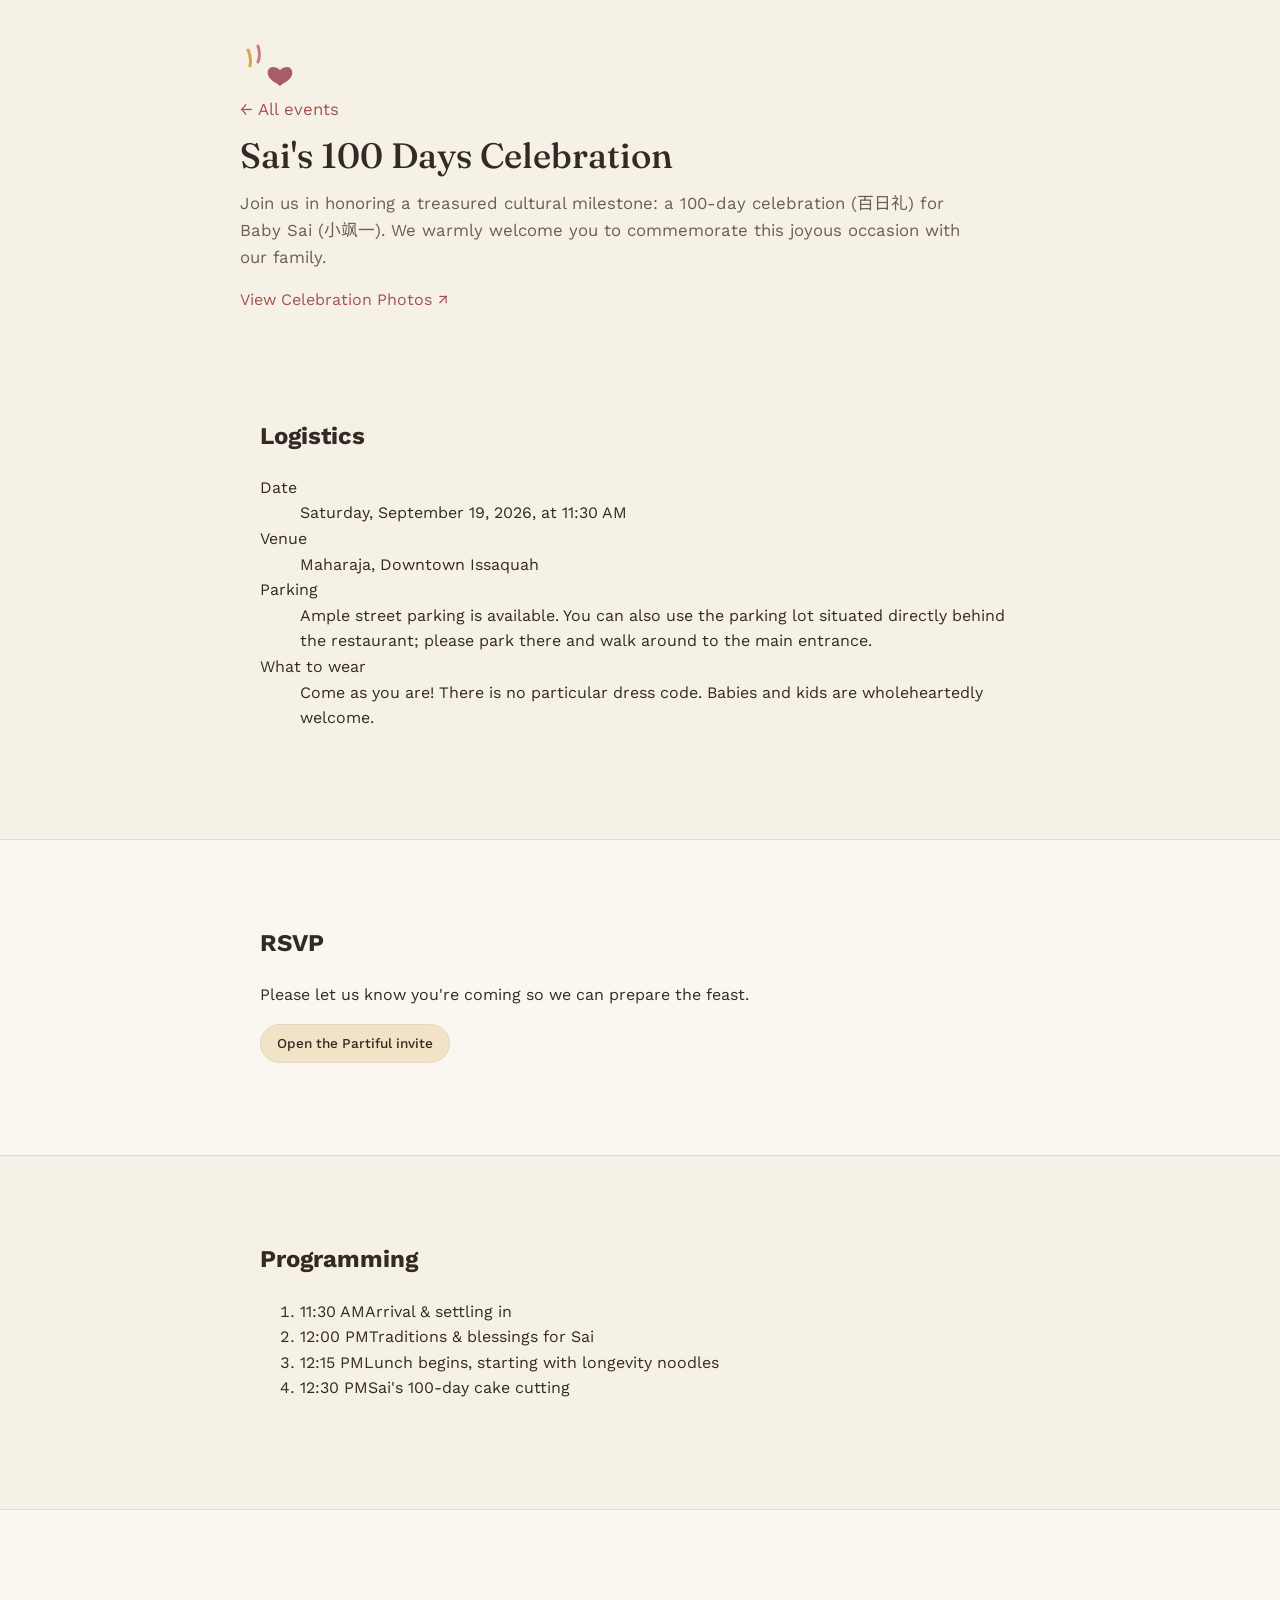
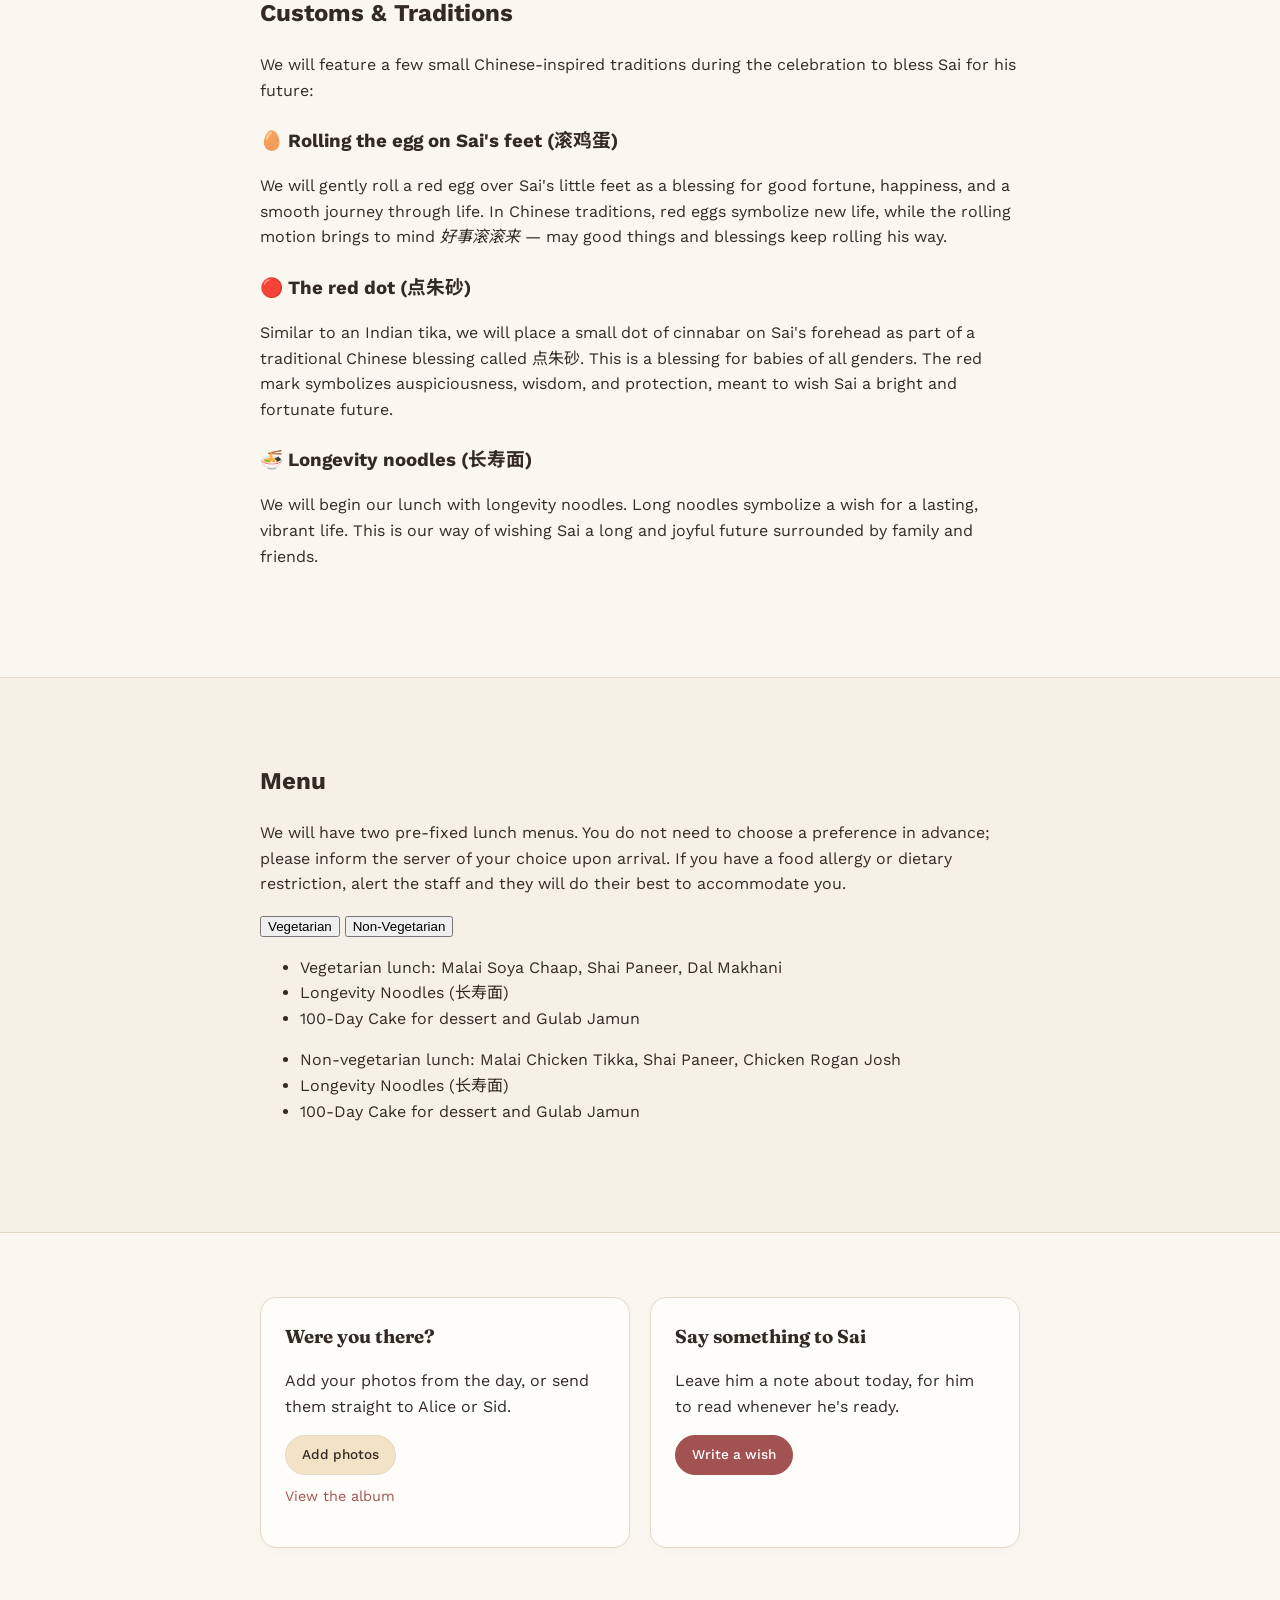
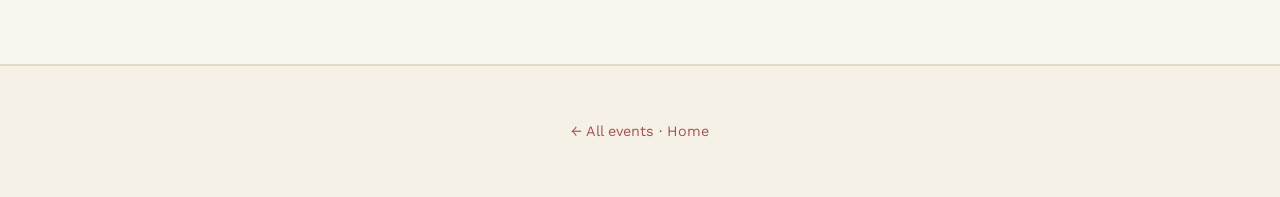
<file: event-100-days.html>
<!DOCTYPE html>
<html lang="en">
<head>
<meta charset="UTF-8">
<meta name="viewport" content="width=device-width, initial-scale=1.0">
<title>Sai's 100 Days Celebration — Little Sai and His Village of Love</title>
<link rel="preconnect" href="https://fonts.googleapis.com">
<link rel="preconnect" href="https://fonts.gstatic.com" crossorigin>
<link href="https://fonts.googleapis.com/css2?family=Fraunces:opsz,wght@9..144,400;9..144,500;9..144,600&family=Work+Sans:wght@400;500;600&family=Noto+Serif+SC:wght@500;600&family=Noto+Sans+SC:wght@400;500&display=swap" rel="stylesheet">
<link rel="stylesheet" href="css/style.css">
</head>
<body>

<header class="hero" style="padding-bottom: 20px;">
  <div class="bloom" aria-hidden="true"><span></span><span></span><span></span><span></span></div>
  <div class="hero__inner">
    <svg class="doodle" width="56" height="48" viewBox="0 0 56 48" fill="none" xmlns="http://www.w3.org/2000/svg" aria-hidden="true">
      <path d="M8 10c0 0 4 8 2 16" stroke="#D9A441" stroke-width="3" stroke-linecap="round"/>
      <path d="M18 6c0 0 3 9 0 16" stroke="#C97B84" stroke-width="3" stroke-linecap="round"/>
      <path d="M40 30c-7-6-14-2-12 5 2 6 9 8 12 11 3-3 10-5 12-11 2-7-5-11-12-5z" fill="#A85D68"/>
    </svg>
    <p class="lede" style="margin-bottom:6px;"><a href="events.html">&larr; All events</a></p>
    <h1>Sai's 100 Days Celebration</h1>
    <p class="lede">Join us in honoring a treasured cultural milestone: a 100-day celebration (百日礼) for Baby Sai (小飒一). We warmly welcome you to commemorate this joyous occasion with our family.</p>
   
<a
  href="https://photos.app.goo.gl/p8eWmip8chbW5CLK9"
  target="_blank"
  rel="noopener noreferrer"
>
  View Celebration Photos ↗
</a>

  </div>
</header>

<section class="band">
  <div class="wrap logistics">
    <h2>Logistics</h2>
    <dl>
      <dt>Date</dt>
      <dd>Saturday, September 19, 2026, at 11:30 AM</dd>
      <dt>Venue</dt>
      <dd>Maharaja, Downtown Issaquah</dd>
      <dt>Parking</dt>
      <dd>Ample street parking is available. You can also use the parking lot situated directly behind the restaurant; please park there and walk around to the main entrance.</dd>
      <dt>What to wear</dt>
      <dd>Come as you are! There is no particular dress code. Babies and kids are wholeheartedly welcome.</dd>
    </dl>
  </div>
</section>

<section class="band band--deep" id="rsvp">
  <div class="wrap center">
    <h2>RSVP</h2>
    <p>Please let us know you're coming so we can prepare the feast.</p>
    <a class="btn btn--gold" href="https://partiful.com/e/k62p81KyHVVEKAqkTjdj?" target="_blank" rel="noopener">
      Open the Partiful invite
    </a>
    <!-- Optional: Add an RSVP deadline below if needed -->
    <!-- <p style="margin-top:14px; font-size:0.9rem; color:var(--ink-soft);">Please RSVP by <strong>Date</strong>.</p> -->
  </div>
</section>

<section class="band">
  <div class="wrap">
    <h2>Programming</h2>
    <ol class="schedule">
      <li><time>11:30 AM</time>Arrival &amp; settling in</li>
      <li><time>12:00 PM</time>Traditions &amp; blessings for Sai</li>
      <li><time>12:15 PM</time>Lunch begins, starting with longevity noodles</li>
      <li><time>12:30 PM</time>Sai's 100-day cake cutting</li>
    </ol>
  </div>
</section>

<section class="band band--deep">
  <div class="wrap">
    <h2>Customs &amp; Traditions</h2>
    <p>We will feature a few small Chinese-inspired traditions during the celebration to bless Sai for his future:</p>

    <div style="margin-top: 24px;">
      <h3 style="margin-bottom: 8px;">🥚 Rolling the egg on Sai's feet (滚鸡蛋)</h3>
      <p>We will gently roll a red egg over Sai's little feet as a blessing for good fortune, happiness, and a smooth journey through life. In Chinese traditions, red eggs symbolize new life, while the rolling motion brings to mind <em>好事滚滚来</em> — may good things and blessings keep rolling his way.</p>
    </div>

    <div style="margin-top: 24px;">
      <h3 style="margin-bottom: 8px;">🔴 The red dot (点朱砂)</h3>
      <p>Similar to an Indian tika, we will place a small dot of cinnabar on Sai's forehead as part of a traditional Chinese blessing called 点朱砂. This is a blessing for babies of all genders. The red mark symbolizes auspiciousness, wisdom, and protection, meant to wish Sai a bright and fortunate future.</p>
    </div>

    <div style="margin-top: 24px;">
      <h3 style="margin-bottom: 8px;">🍜 Longevity noodles (长寿面)</h3>
      <p>We will begin our lunch with longevity noodles. Long noodles symbolize a wish for a lasting, vibrant life. This is our way of wishing Sai a long and joyful future surrounded by family and friends.</p>
    </div>
  </div>
</section>

<section class="band">
  <div class="wrap">
    <h2>Menu</h2>
    <p>We will have two pre-fixed lunch menus. You do not need to choose a preference in advance; please inform the server of your choice upon arrival. If you have a food allergy or dietary restriction, alert the staff and they will do their best to accommodate you.</p>
    <div data-menu-tabs class="menu-tabs" role="tablist" aria-label="Menu options">
      <button class="menu-tab" role="tab" aria-selected="true" data-target="menu-veg">Vegetarian</button>
      <button class="menu-tab" role="tab" aria-selected="false" data-target="menu-nonveg">Non-Vegetarian</button>
    </div>
    <div class="menu-panel" id="menu-veg" data-active="true" role="tabpanel">
      <ul>
        <li>Vegetarian lunch: Malai Soya Chaap, Shai Paneer, Dal Makhani</li>
        <li>Longevity Noodles (长寿面)</li>
        <li>100-Day Cake for dessert and Gulab Jamun</li>
      </ul>
    </div>
    <div class="menu-panel" id="menu-nonveg" data-active="false" role="tabpanel">
      <ul>
        <li>Non-vegetarian lunch: Malai Chicken Tikka, Shai Paneer, Chicken Rogan Josh</li>
        <li>Longevity Noodles (长寿面)</li>
        <li>100-Day Cake for dessert and Gulab Jamun</li>
      </ul>
    </div>
  </div>
</section>

<section class="band band--deep">
  <div class="wrap">
    <div class="duo">
      <div class="card">
        <h3>Were you there?</h3>
        <p>Add your photos from the day, or send them straight to Alice or Sid.</p>
        <a class="btn btn--gold" href="https://docs.google.com/forms/d/e/1FAIpQLSck1Lhmr4aDoOdKxD6Imz7izCbInhyLua3lFPRnCYdYaZC5zA/viewform" target="_blank" rel="noopener">Add photos</a>
        <p style="margin-top:10px; font-size:0.9rem;"><a href="https://photos.app.goo.gl/hUq8GxbNhTS6TA479" target="_blank" rel="noopener">View the album</a></p>
      </div>
      <div class="card">
        <h3>Say something to Sai</h3>
        <p>Leave him a note about today, for him to read whenever he's ready.</p>
        <a class="btn btn--primary" href="wishes.html">Write a wish</a>
      </div>
    </div>
  </div>
</section>

<footer class="site-footer">
  <p><a href="events.html">&larr; All events</a> &middot; <a href="index.html">Home</a></p>
</footer>

<script src="js/main.js"></script>
</body>
</html>
</file>
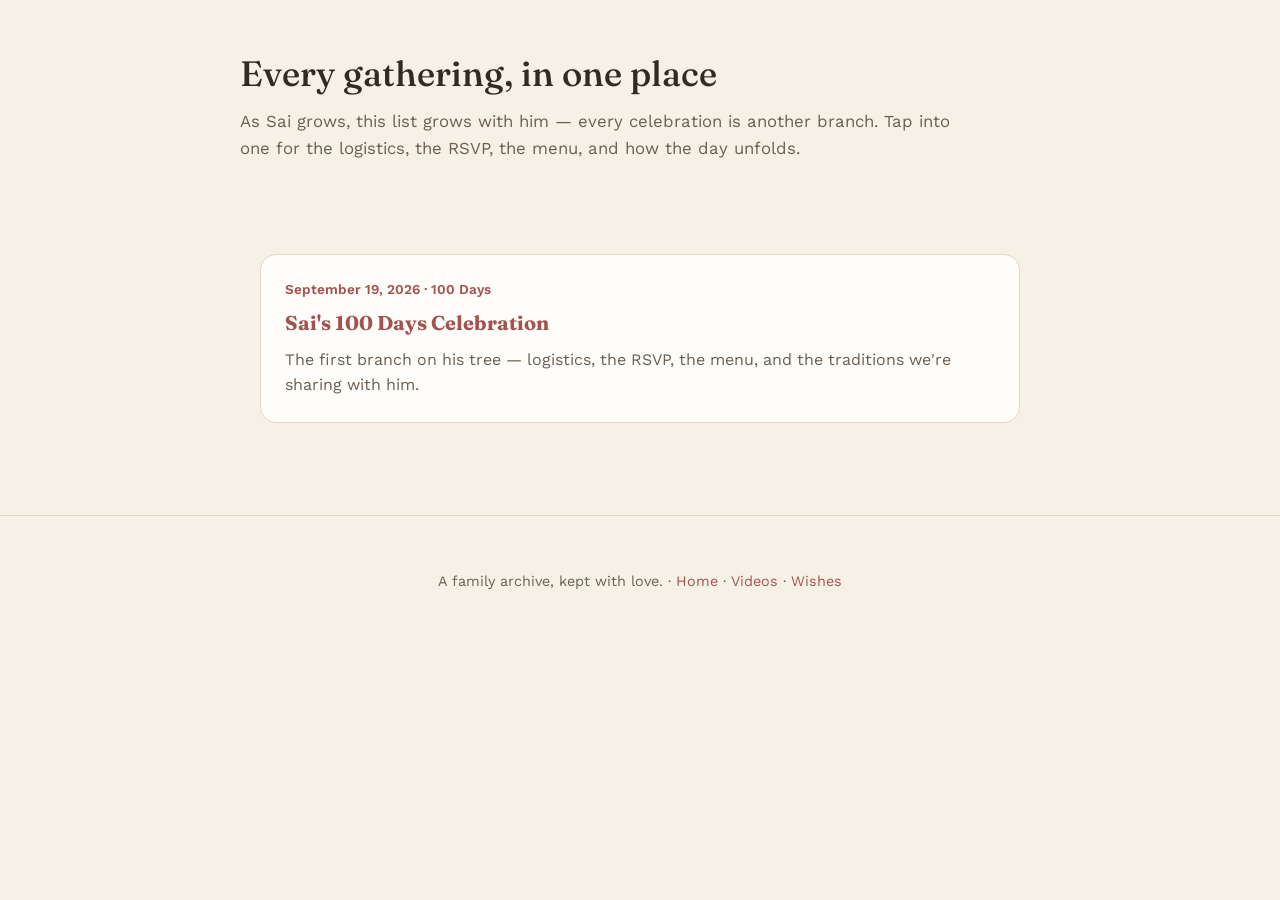
<file: events.html>
<!DOCTYPE html>
<html lang="en">
<head>
<meta charset="UTF-8">
<meta name="viewport" content="width=device-width, initial-scale=1.0">
<title>Events — Little Sai and His Village of Love</title>
<link rel="preconnect" href="https://fonts.googleapis.com">
<link rel="preconnect" href="https://fonts.gstatic.com" crossorigin>
<link href="https://fonts.googleapis.com/css2?family=Fraunces:opsz,wght@9..144,400;9..144,500;9..144,600&family=Work+Sans:wght@400;500;600&family=Noto+Serif+SC:wght@500;600&family=Noto+Sans+SC:wght@400;500&display=swap" rel="stylesheet">
<link rel="stylesheet" href="css/style.css">
</head>
<body>

<header class="hero" style="padding-bottom: 12px;">
  <div class="bloom" aria-hidden="true"><span></span><span></span><span></span><span></span></div>
  <div class="hero__inner">
    <h1>Every gathering, in one place</h1>
    <p class="lede">As Sai grows, this list grows with him — every celebration is another branch. Tap into one for the logistics, the RSVP, the menu, and how the day unfolds.</p>
  </div>
</header>

<section class="band">
  <div class="wrap">
    <a class="event-card" href="event-100-days.html">
      <span class="event-card__date">September 19, 2026 · 100 Days</span>
      <h3>Sai's 100 Days Celebration</h3>
      <p>The first branch on his tree — logistics, the RSVP, the menu, and the traditions we're sharing with him.</p>
    </a>

    <!--
      TODO: when the next celebration is scheduled, copy the <a class="event-card">
      block above, point its href at the new event page (e.g. event-first-birthday.html),
      and update the date, title, and one-line description.
    -->
  </div>
</section>

<footer class="site-footer">
  <p>A family archive, kept with love. &middot; <a href="index.html">Home</a> &middot; <a href="videos.html">Videos</a> &middot; <a href="wishes.html">Wishes</a></p>
</footer>

</body>
</html>
</file>
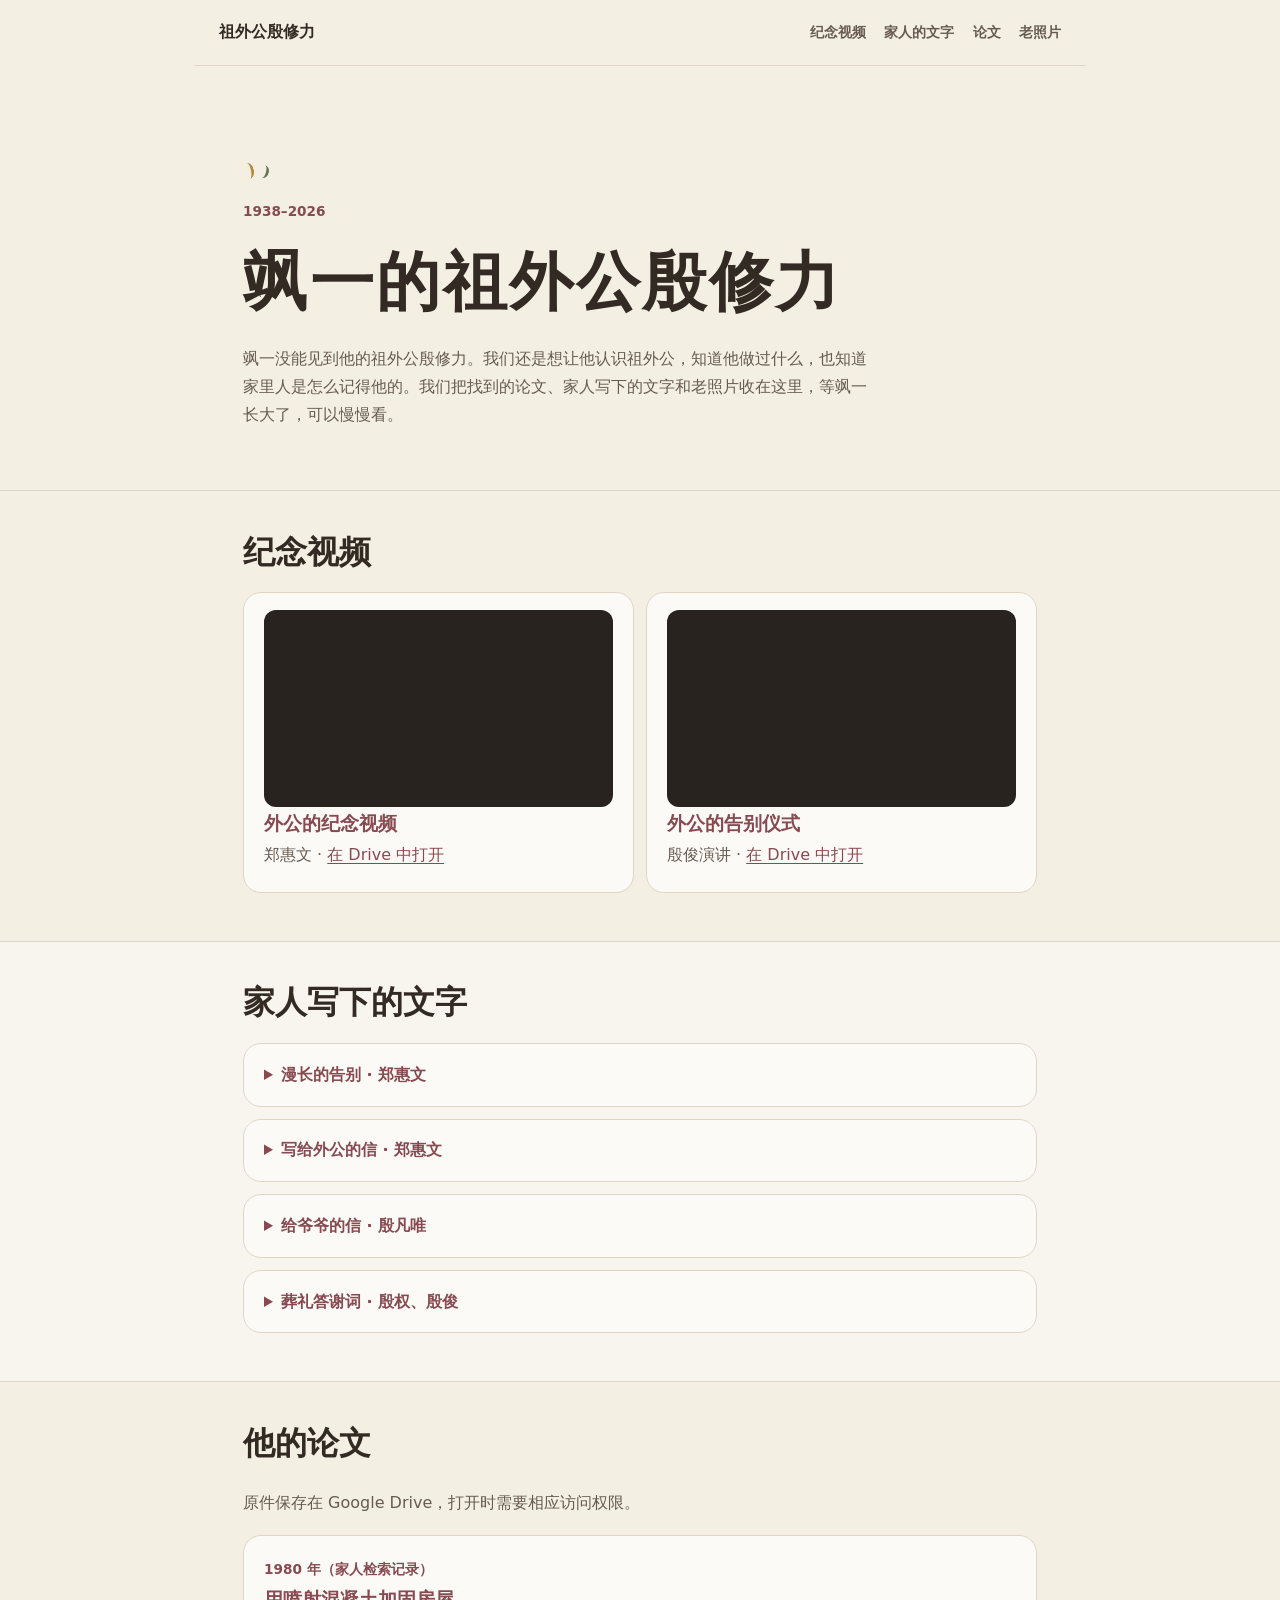
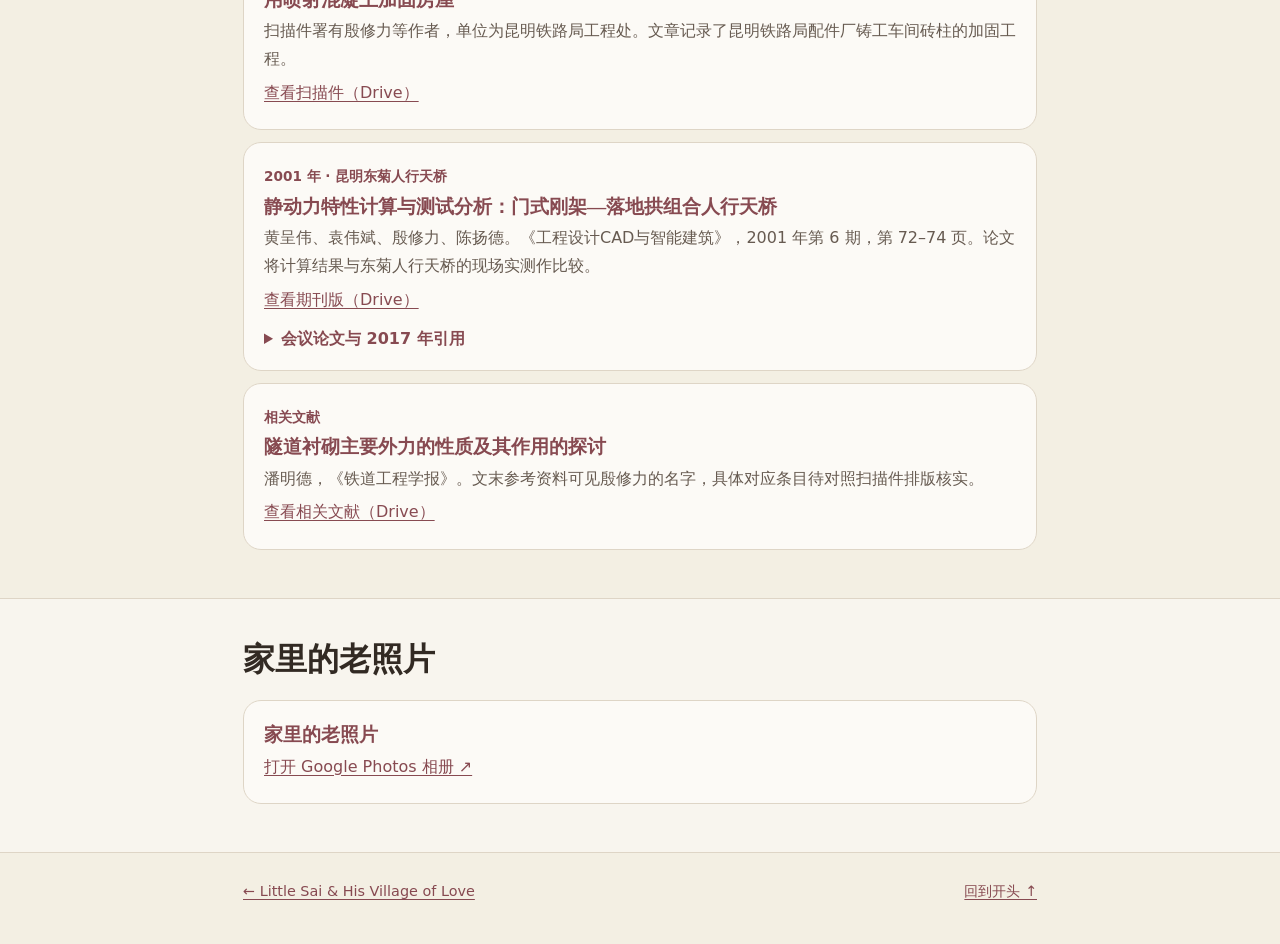
<file: great-grandpa-yin-xiuli-memorial.html>
<!doctype html>
<html lang="zh-CN">
<head>
<meta charset="utf-8">
<meta name="viewport" content="width=device-width, initial-scale=1">
<meta name="description" content="把殷修力的论文、家人的回忆和老照片留给飒一，让他慢慢认识他的祖外公。">
<title>飒一的祖外公殷修力</title>
<style>
:root{color-scheme:light;--paper:#f3efe3;--wash:#f8f5ee;--card:#fcfaf6;--ink:#322a23;--muted:#675b51;--rose:#874a51;--line:#ded5c6;--sage:#687758;--gold:#b78a3c}
*{box-sizing:border-box}
body{margin:0;background:var(--paper);color:var(--ink);font:16px/1.75 "DM Sans",system-ui,"PingFang SC","Microsoft YaHei",sans-serif}
a{color:var(--rose);text-underline-offset:.19em}
a:hover{text-decoration-thickness:2px}
a:focus-visible,summary:focus-visible{outline:2px solid var(--rose);outline-offset:4px}
h1,h2,h3,.brand{font-family:Georgia,"Songti SC","Noto Serif CJK SC",serif;line-height:1.24}
h1{font-size:clamp(2.6rem,7vw,4rem);letter-spacing:.04em;margin:.3em 0 .35em}
h2{font-size:clamp(1.65rem,4vw,2rem);margin:0 0 .4em}
h3{font-size:1.2rem;margin:.28em 0;color:var(--rose)}
p{margin:.35rem 0;color:var(--muted)}
.wrap{width:min(890px,calc(100% - 2rem));margin-inline:auto}
.inner{padding-inline:clamp(.2rem,5vw,3rem)}
.site-head{display:flex;justify-content:space-between;align-items:center;gap:.65rem 1.5rem;flex-wrap:wrap;border-bottom:1px solid var(--line);padding:1.25rem clamp(.2rem,3vw,1.5rem)}
.site-head a{font-weight:650;text-decoration:none;color:var(--ink)}
.site-head nav{display:flex;gap:.45rem 1.15rem;flex-wrap:wrap;font-size:.88rem}
.site-head nav a{color:var(--muted)}
.hero{padding-block:clamp(3.3rem,8vw,6rem) 3.5rem}
.hero p{max-width:39rem}
.mark{display:flex;gap:4px;align-items:center;margin-bottom:1.2rem;height:19px}
.mark::before,.mark::after{content:"";display:block;width:8px;height:16px;border-right:3px solid var(--gold);border-radius:50%;transform:rotate(-11deg)}
.mark::after{height:13px;border-color:var(--sage);transform:rotate(15deg)}
.kicker,.meta{font-size:.85rem;color:var(--rose);font-weight:650}
section{scroll-margin-top:1rem;padding-block:2.6rem 3rem;border-top:1px solid var(--line)}
section:nth-of-type(even){background:var(--wash)}
.stack{display:grid;gap:.75rem;margin-top:1.25rem}
.card,figure{margin:0;padding:1.05rem 1.25rem;background:var(--card);border:1px solid var(--line);border-radius:18px}
summary{cursor:pointer;color:var(--rose);font-weight:650}
details[open] summary{margin-bottom:.65rem}
.tribute{white-space:pre-line;overflow-wrap:anywhere}
figure img{width:100%;height:auto;display:block;border-radius:12px}
figcaption{padding-top:.65rem;color:var(--muted)}
.gallery{display:grid;grid-template-columns:repeat(auto-fit,minmax(min(100%,235px),1fr));gap:1rem}
footer{padding-block:1.6rem 2.5rem;border-top:1px solid var(--line);font-size:.9rem}
footer .inner{display:flex;justify-content:space-between;flex-wrap:wrap;gap:.65rem 1rem}
.letter{max-width:42rem}.letter p{margin:.75rem 0}.card details{margin-top:.7rem}
.video-grid{grid-template-columns:repeat(auto-fit,minmax(min(100%,300px),1fr))}.video-grid iframe{display:block;width:100%;aspect-ratio:16/9;border:0;border-radius:12px;background:#29231f}
</style>
</head>
<body>
<header class="site-head wrap">
  <a class="brand" href="#top">祖外公殷修力</a>
  <nav aria-label="纪念档案导航">
    <a href="#video">纪念视频</a>
    <a href="#tributes">家人的文字</a>
    <a href="#papers">论文</a>
    <a href="#photos">老照片</a>
  </nav>
</header>
<main id="top">
  <div class="hero wrap inner">
    <span class="mark" aria-hidden="true"></span>
    <p class="kicker">1938–2026</p>
    <h1>飒一的祖外公殷修力</h1>
    <p>飒一没能见到他的祖外公殷修力。我们还是想让他认识祖外公，知道他做过什么，也知道家里人是怎么记得他的。我们把找到的论文、家人写下的文字和老照片收在这里，等飒一长大了，可以慢慢看。</p>
  </div>

  <section id="video" aria-labelledby="video-title"><div class="wrap inner"><h2 id="video-title">纪念视频</h2><div class="stack video-grid"><article class="card"><iframe src="https://drive.google.com/file/d/1aLAawi62ds0NZsHlnmlA8t-FSgTB27Xx/preview" title="外公的纪念视频" loading="lazy" allow="fullscreen" allowfullscreen></iframe><h3>外公的纪念视频</h3><p>郑惠文 · <a href="https://drive.google.com/file/d/1aLAawi62ds0NZsHlnmlA8t-FSgTB27Xx/view" target="_blank" rel="noopener noreferrer">在 Drive 中打开</a></p></article>
<article class="card"><iframe src="https://drive.google.com/file/d/1vFpY051KZFXRt_P4Eh6ZKGYdc6Q5OY-0/preview" title="外公的告别仪式" loading="lazy" allow="fullscreen" allowfullscreen></iframe><h3>外公的告别仪式</h3><p>殷俊演讲 · <a href="https://drive.google.com/file/d/1vFpY051KZFXRt_P4Eh6ZKGYdc6Q5OY-0/view" target="_blank" rel="noopener noreferrer">在 Drive 中打开</a></p></article></div></div></section>

  <section id="tributes" aria-labelledby="tributes-title">
    <div class="wrap inner">
      <h2 id="tributes-title">家人写下的文字</h2>
      <div class="stack">
<details class="card"><summary>漫长的告别 · 郑惠文</summary><div class="letter"><p class="tribute">漫长的告别:纪念我的外公殷修力先生（1938—2026）</p>
<p class="tribute">2026年11月12日，外公走了。</p>
<p class="tribute">这是一场持续了近十年的告别。最开始，他只是偶尔忘记一些事情，后来变成偶尔才能记得一些事情。到最后，他已经不能说话，也不能独立生活。</p>
<p class="tribute">直到他离开，我才发现，自己还有那么多关于他的事情不知道。</p>
<p class="tribute">外公1938年出生在湖南醴陵，年轻时考入湖南大学土木工程系桥隧专业，后来成为长沙铁道学院第一届毕业生。1961年，他被分配到云南，从此把大半辈子交给了西南的铁路建设。</p>
<p class="tribute">他从施工员做起，后来担任总工程师、处长、昆明勘测设计院副院长，参与过成昆、贵昆等铁路的建设。</p>
<p class="tribute">小时候去他的办公室，我记得满屋子的图纸和量尺。从巫家坝机场回家，经过春城路上的立交桥，家里人会告诉我，那是外公参与修建的。坐火车经过成昆线，他也会指给我看自己年轻时修过的隧道。</p>
<p class="tribute">他很热爱自己的工作。退休以后仍然参与工程评标，有一次来成都看我们，因为错过几场评标会，郁闷得吃不好玩不好。</p>
<p class="tribute">这几天，我试着找回他年轻时做过的工程，却发现很多资料已经很难找到了。偶然在学术数据库里翻到他的名字，最早的一篇论文发表于1980年。二十多年后，他还在和其他学者一起研究桥梁。那篇2001年的论文，后来被引用了一百多次。</p>
<p class="tribute">外公还有很多我喜欢的样子。</p>
<p class="tribute">他大学时是校乐队的小提琴手，《梁祝》拉得很好；会唱俄语歌，喜欢跳舞，是铁路系统火车头桥牌队的骨干，退休以后又迷上了保龄球，比赛还赢过一辆山地自行车。</p>
<p class="tribute">他退休以后才学会开车，买了一辆手动挡雪铁龙，带我和表妹们去海埂兜风，有一次回家还迷了路。</p>
<p class="tribute">小时候我数学题不会做，他说自己当年数学高考满分，做题就是玩，结果研究半天也没做出来。</p>
<p class="tribute">2010年，我上高中时，他和外婆来成都。有一次散步，外婆激他跳过一条小溪。七十多岁的外公真的跳过去了，还得意地说：“我跳了嘛，你看我好厉害！”外婆让他跳回来，他又跳了一次。</p>
<p class="tribute">2017年11月，外公在昆明走失了。</p>
<p class="tribute">那天他和外婆去昆明饭店打保龄球，中途独自离开，走到了二十年前住过的董家湾一带。家人找了整整一夜，最后是建筑工地上的工人发现了他，把他送去了派出所。</p>
<p class="tribute">我当时在纽约，隔着十三个小时时差，不停刷新家里的消息。后来知道他是在工地被找到的，我忍不住想，他是不是以为自己又回到了年轻时工作的地方？</p>
<p class="tribute">一个修了一辈子桥梁、隧道的人，最后连回家的路都找不到了。</p>
<p class="tribute">而就在那一年，还有人在引用他十六年前发表的论文。</p>
<p class="tribute">外公晚年搬去了上海。2025年夏天我回国看他时，他已经非常瘦弱，不能说话了。我握着他的手，跟他说小时候带我去海埂、跟我抢电视遥控器的事情。他有一点反应。外婆拉住他的手，他紧紧抓着不放。</p>
<p class="tribute">这几天，我重新翻看自己从2009年开始写的五千多条微博，发现其中二十几条提到了外公。那些当年随手记下的小事，现在成了我最想留下的东西。</p>
<p class="tribute">我爸还告诉我一个以前不知道的故事。1993年10月15日，我出生那天，55岁的外公本来要出差，却特意赶到医院来看我。那时候我还没洗澡，甚至还没有名字。</p>
<p class="tribute">三十三年后，我才知道我们第一次见面的情形。</p>
<p class="tribute">外公离开的这一天，我的儿子刚好满五个月。他没能见到太爷爷。以后我会给他看照片，讲那些铁路、桥梁和隧道，也会告诉他，太爷爷是一个会拉小提琴、打桥牌、跳过小溪的老头。</p>
<p class="tribute">外公会安葬在昆明西山，那里可以望见滇池。他从湖南来到云南，在这里工作生活了大半辈子，最后又回到了这里。</p>
<p class="tribute">我最近一直想到音乐剧《Hamilton》里的一句话：</p>
<p class="tribute">“Legacy. What is a legacy? It’s planting seeds in a garden you never get to see.”</p>
<p class="tribute">外公留下了许多我还来不及了解的东西。除了那些工程和论文，还有一件很小的事。</p>
<p class="tribute">小时候他特别鼓励我写作文，专门找作家朋友给我指导，还让我多出去旅行，积累写作素材。</p>
<p class="tribute">后来我长大了，去了美国。有一次视频，外公已经不太清醒，却突然问我：</p>
<p class="tribute">“蔚蔚，你还有没有写作文？”</p>
<p class="tribute">我想，他大概不知道，自己当年随口的鼓励，会让我在三十多年后的今天，坐在这里写下这些文字。</p>
<p class="tribute">老外，蔚蔚还在写作文。</p>
<p class="tribute">这一次，写的是你。</p></div></details>
<details class="card"><summary>写给外公的信 · 郑惠文</summary><div class="letter"><p class="tribute">老外：</p>
<p class="tribute">我是蔚蔚。</p>
<p class="tribute">小时候我经常住在你家。记得帮外婆给你打 BB 机，问你什么时候回家、回不回来吃饭。你那时候工作很忙，退休了也闲不下来，还经常去评标、当顾问，觉得自己特别有价值。外婆总说你不着家，但你们俩也挺有意思的。记得有一次你们散步，看到一条小溪，你说要跳过去，七十多岁的人了，真的蹦过去了，还非要再跳回来给大家看。</p>
<p class="tribute">你喜欢打桥牌、打保龄球，也喜欢音乐。小时候去 KTV，我们总给你点《三套车》和《莫斯科郊外的夜晚》。你小时候跟白俄老师学过俄语，这些歌我也就这么听熟了。后来有一次我在美国，跟一个俄罗斯司机聊起来，居然还能跟他一起哼这几首歌。想到这些，觉得还挺奇妙的。</p>
<p class="tribute">你是五十年代的大学生，长沙铁道学院毕业，在昆明铁路局工作，参与了成昆线的桥隧工程。小时候我去过你的办公室，记得里面有量尺、蓝图和一摞摞工程图纸。你在这些事情上花了很多时间，也一直很在意自己的工作。</p>
<p class="tribute">你还一直记得我写作文。小时候你请朋友帮我指导作文，后来视频的时候，你已经不太清醒了，还问我：“蔚蔚，你还有没有写作文？”我现在早就不怎么写了，但你居然还记得。这件事我一直记着。</p>
<p class="tribute">去年夏天我回国去康复医院看你，你已经瘦了很多，不能说话了。我摸着你的肩膀，拉着你的手，跟你讲小时候你带我去海埂、跟我抢电视遥控器的事。你没什么反应，但我还是想跟你多说一点。</p>
<p class="tribute">现在我也有自己的小家庭了，儿子叫飒一。这个名字取自李白的诗句“银鞍照白马，飒沓如流星”。他是个特别爱笑的小宝宝，看到人就咧嘴笑。我不知道你有没有机会见到他，但以后我会给他讲太爷爷的故事。</p>
<p class="tribute">你以前是个很有精神头的人，爱打球、爱唱歌、爱工作，也有自己的朋友和生活。希望你少受一点苦。蔚蔚一直记得你。</p></div></details>
<details class="card"><summary>给爷爷的信 · 殷凡唯</summary><div class="letter"><p class="tribute">小时候，我对爷爷的印象，是家里&quot;官最大&quot;的人。大家都叫他&quot;殷院长&quot;。</p>
<p class="tribute">三岁那年，我在爷爷奶奶家，不小心接起了一通找爷爷谈工作的电话。电话那头的人说要找殷院长，我很认真地回答：&quot;我是管殷院长的人，你告诉我就可以了。&quot;见对方半天没说话，我就把电话挂了。直到晚饭时我才跟爷爷提起这件事，他急得饭都没吃下，赶紧四处回拨电话。</p>
<p class="tribute">长大以后，我记忆里的爷爷，是那间飘着烟味的书房。爷爷喜欢打桥牌，也喜欢玩游戏，一个人在小小的房间里，仿佛建起了一整个世界。只有奶奶喊大家吃饭的时候，那个世界才会打开一个口子。</p>
<p class="tribute">后来，爷爷的记忆渐渐模糊了。那扇书房的门好像也变小了，他白天常常一个人在房间里睡觉。那年暑假，我经历了人生中第一次分手。在爷爷奶奶家，我不想让门外的大人看见我掉眼泪，就躲进了爷爷的房间。爷爷忽然问我怎么了，那一刻，他好像又回到了从前的样子。他没有具体说我的事，却说了一句比任何安慰都深刻的话：&quot;人与人之间的关系，大多数时候并不是非黑即白，不是'是谁'或者'不是谁'，中间有很多灰色。我们要学会去体会那些灰色。&quot;我再也忍不住，在爷爷面前哭了出来，紧紧抱住了又回到自己世界里的爷爷。</p>
<p class="tribute">来到美国后，遇上了疫情，我整整四年没能回家。第一次回到上海，我去疗养院看爷爷。他已经不认识我了，只记得奶奶和三个子女的名字。叔叔让我喂爷爷吃他最爱的奶油小方，我一勺一勺地喂着。忽然，爷爷的眼睛亮了起来。他认出了我。他说：&quot;殷殷啊，我们在这里什么都好，吃得饱，穿得暖。你在外面好不好？要是钱不够，需要家里支持，一定要跟我们说。我们会永远支持你们这一辈。&quot;</p>
<p class="tribute">这份支持，是我这一生都会铭记的爱。我想，在爷爷自己的世界里，不管病痛带走了多少，始终深深刻着的，是对我们这些晚辈的支持和爱。</p>
<p class="tribute">过去三年，每次回去看爷爷，我都会在他耳边放他喜欢的《莫斯科郊外的晚上》。他的眼珠会慢慢转动，会流泪，会紧紧握住我的手。</p>
<p class="tribute">我会永远记得爷爷意气风发的样子：笔挺的夹克里总是揣着一支笔，打保龄球时一个接一个全中。</p></div></details>
<details class="card"><summary>葬礼答谢词 · 殷权、殷俊</summary><div class="letter"><p class="tribute">答 谢 词</p>
<p class="tribute">（走到遗像前三鞠躬，转身向亲朋好友一鞠躬）</p>
<p class="tribute">各位领导，各位亲朋好友：</p>
<p class="tribute">你们好！</p>
<p class="tribute">首先，我代表我的母亲，代表我的姐弟三人，代表我们全家，感谢大家在百忙之中抽出时间前来参加我父亲大人的追悼会，感谢大家在我父亲生前无微不至的关心和爱护，我谨代表全家向大家致以最诚挚、深深的谢意（一鞠躬）。</p>
<p class="tribute">我父亲大人生于1938年7月24日，于2026年11月12日医院抢救无效离世，享年88岁。</p>
<p class="tribute">我父亲1956年进入长沙铁道学院土木系桥隧专业，1961年毕业后，即奔赴云南，扎根西南铁路建设一线，到中铁八局昆明铁路建设有限公司工作，在一个近万人的施工企业，从施工员做到施工科科长，又在中年时期做到公司总工程师，并任职公司负责技术的副处长主管生产，后来根据工作需要，又任职中铁二院昆明勘察设计研究院副院长一职负责设计工作。在云南地区通向内地的大动脉，成昆线、贵昆线、京广线的建设中付出了心血，得到了成长。</p>
<p class="tribute">退休后十多年，一直被特聘为云南省市政工程、桥梁隧道工程专家组成员，为昆明的地铁、市政立交桥的建设服务。</p>
<p class="tribute">父亲对待工作的专业与严谨态度，同样使得他的业余爱好不业余，参加过全国铁路系统“火车头杯”桥牌赛，并获奖杯。</p>
<p class="tribute">在大学时期担任校乐队小提琴手，能在舞台上演奏“思乡曲”“梁祝”等曲目，他还喜欢唱歌，会用俄语给我们唱“三套车”“莫斯科郊外的晚上”，这些歌曲甚至感染到了孙女辈，退休后，他的保龄球水平也得到了提高，是云南省老年组队队员，参加在上海举办的全国保龄球比赛，并获得好名次。</p>
<p class="tribute">一生躬耕铁路，以专业筑路桥梁，一生心怀热忱，以热爱丰盈岁月。严谨务实的风骨，乐观从容的性情，深深留在所有亲友、同仁的记忆里。</p>
<p class="tribute">父亲在工作中十分投入，作为一家之主，也撑起了一片天，把我们姐弟三人送进大学，在上个世纪80、90年代十分不易，但不善于言语表达。</p>
<p class="tribute">我们为家里有这样一个好父亲而骄傲。</p>
<p class="tribute">父亲您突然离我们而去，那么快，正值我们子女该孝顺您的养育之恩的时候，您却永远的离开了我们，我们泣不成声，泪如雨下。</p>
<p class="tribute">父亲，您放心吧！不要挂念您的老伴，我们会照顾好母亲的，也不要挂念您的孙子孙女们，他们也已走入丰富、美好的生活。</p>
<p class="tribute">在此，再次感谢前来参加追悼会和未能前来的所有领导和亲朋好友，感谢你们一直以来对我父亲病情的关心，对我们全家的关心和帮助。</p>
<p class="tribute">我亲爱的父亲，您安息吧，您一路走好！</p>
<p class="tribute">长子：殷权泣上  </p>
<p class="tribute">2026年11月14日</p>
<p class="tribute">（对亲朋好友一鞠躬，转身对遗像三鞠躬，退下）</p></div></details>
</div>
    </div>
  </section>

  <section id="papers" aria-labelledby="papers-title">
    <div class="wrap inner">
      <h2 id="papers-title">他的论文</h2>
      <div class="stack">
<p>原件保存在 Google Drive，打开时需要相应访问权限。</p>
<article class="card"><p class="meta">1980 年（家人检索记录）</p><h3>用喷射混凝土加固房屋</h3><p>扫描件署有殷修力等作者，单位为昆明铁路局工程处。文章记录了昆明铁路局配件厂铸工车间砖柱的加固工程。</p><p><a href="https://drive.google.com/file/d/1VrqbFgJph8CC5hio5PxjTDl-eDb4FmAP/view?usp=drivesdk" target="_blank" rel="noopener noreferrer">查看扫描件（Drive）</a></p></article>
<article class="card"><p class="meta">2001 年 · 昆明东菊人行天桥</p><h3>静动力特性计算与测试分析：门式刚架—落地拱组合人行天桥</h3><p>黄呈伟、袁伟斌、殷修力、陈扬德。《工程设计CAD与智能建筑》，2001 年第 6 期，第 72–74 页。论文将计算结果与东菊人行天桥的现场实测作比较。</p><p><a href="https://drive.google.com/file/d/1u9IZrRdkv-YCvSJfvoUBbyaMIbxqQ4h4/view?usp=drivesdk" target="_blank" rel="noopener noreferrer">查看期刊版（Drive）</a></p><details><summary>会议论文与 2017 年引用</summary><p>董洪波《公路桥梁试验检测技术及应用方法研究》（《龙江科学》，2017 年第 4 期，第 98–99 页）的参考文献第 8 条，列出黄呈伟、袁伟斌、殷修力合著的 2001 年会议论文《门式刚架—落地拱组合人行天桥的静力、动力特性计算与测试分析》。</p><p><a href="https://drive.google.com/file/d/14j-RnTLdG74PzVfoTM6KLm4XWM_LWxKM/view?usp=drivesdk" target="_blank" rel="noopener noreferrer">查看会议论文扫描件（Drive）</a> · <a href="https://drive.google.com/file/d/1K4s7dU3dXKJkkTcHAKXuPfSjKcpmNH5-/view?usp=drivesdk" target="_blank" rel="noopener noreferrer">查看 2017 年引用原文（Drive）</a></p></details></article>
<article class="card"><p class="meta">相关文献</p><h3>隧道衬砌主要外力的性质及其作用的探讨</h3><p>潘明德，《铁道工程学报》。文末参考资料可见殷修力的名字，具体对应条目待对照扫描件排版核实。</p><p><a href="https://drive.google.com/file/d/1x04xEaG9J7ZYut7sZ2q-NtzzvljwXr_R/view?usp=drivesdk" target="_blank" rel="noopener noreferrer">查看相关文献（Drive）</a></p></article>
</div>
    </div>
  </section>
  <section id="photos" aria-labelledby="photos-title">
    <div class="wrap inner">
      <h2 id="photos-title">家里的老照片</h2>
      <div class="stack gallery">
        <!-- 把获准公开的照片上传到仓库的 photos/，再解除注释并填写说明。
        <figure>
          <a href="./photos/family-01.jpg">
            <img src="./photos/family-01.jpg" alt="照片里的人和场景" loading="lazy">
          </a>
          <figcaption>拍摄年代 · 地点 · 照片中的人</figcaption>
        </figure>
        -->
        <article class="card"><h3>家里的老照片</h3><p><a href="https://photos.app.goo.gl/ZQ3GzDov9YGj3PtM6" target="_blank" rel="noopener noreferrer">打开 Google Photos 相册 ↗</a></p></article>
      </div>
    </div>
  </section>
</main>

<footer>
  <div class="wrap inner">
    <a href="https://alicezheng-ai.github.io/little-sai-village/">← Little Sai &amp; His Village of Love</a>
    <a href="#top">回到开头 ↑</a>
  </div>
</footer>
</body>
</html>
</file>
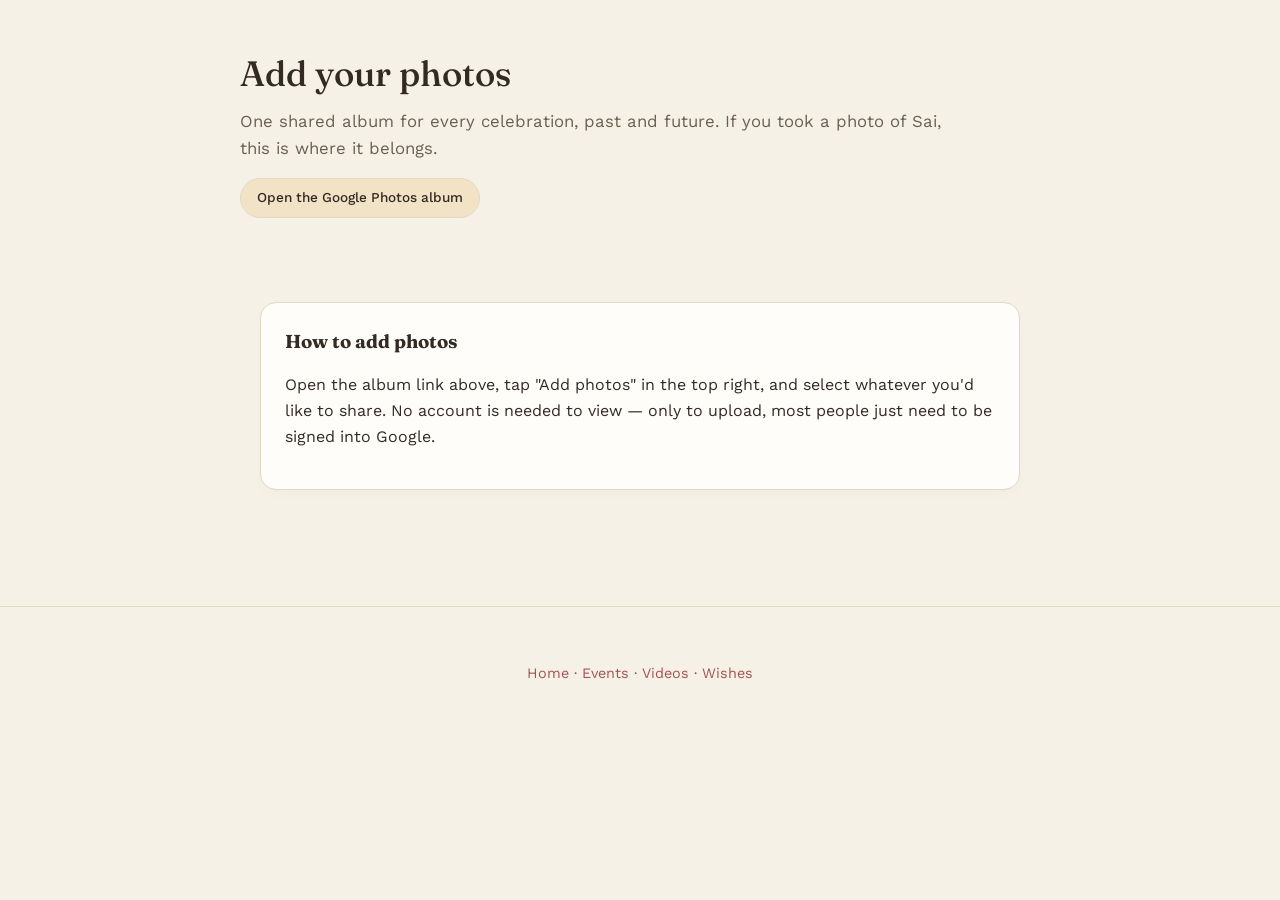
<file: photos.html>
<!DOCTYPE html>
<html lang="en">
<head>
<meta charset="UTF-8">
<meta name="viewport" content="width=device-width, initial-scale=1.0">
<title>Photos — Little Sai and His Village of Love</title>
<link rel="preconnect" href="https://fonts.googleapis.com">
<link rel="preconnect" href="https://fonts.gstatic.com" crossorigin>
<link href="https://fonts.googleapis.com/css2?family=Fraunces:opsz,wght@9..144,400;9..144,500;9..144,600&family=Work+Sans:wght@400;500;600&family=Noto+Serif+SC:wght@500;600&family=Noto+Sans+SC:wght@400;500&display=swap" rel="stylesheet">
<link rel="stylesheet" href="css/style.css">
</head>
<body>

<header class="hero" style="padding-bottom: 20px;">
  <div class="bloom" aria-hidden="true"><span></span><span></span><span></span><span></span></div>
  <div class="hero__inner">
    <h1>Add your photos</h1>
    <p class="lede">One shared album for every celebration, past and future. If you took a photo of Sai, this is where it belongs.</p>
    <a class="btn btn--gold" href="https://photos.app.goo.gl/hUq8GxbNhTS6TA479" target="_blank" rel="noopener">
      Open the Google Photos album
    </a>
  </div>
</header>

<section class="band">
  <div class="wrap">
    <div class="card">
      <h3>How to add photos</h3>
      <p>Open the album link above, tap "Add photos" in the top right, and select whatever you'd like to share. No account is needed to view — only to upload, most people just need to be signed into Google.</p>
    </div>
  </div>
</section>

<footer class="site-footer">
  <p><a href="index.html">Home</a> &middot; <a href="events.html">Events</a> &middot; <a href="videos.html">Videos</a> &middot; <a href="wishes.html">Wishes</a></p>
</footer>

</body>
</html>
</file>
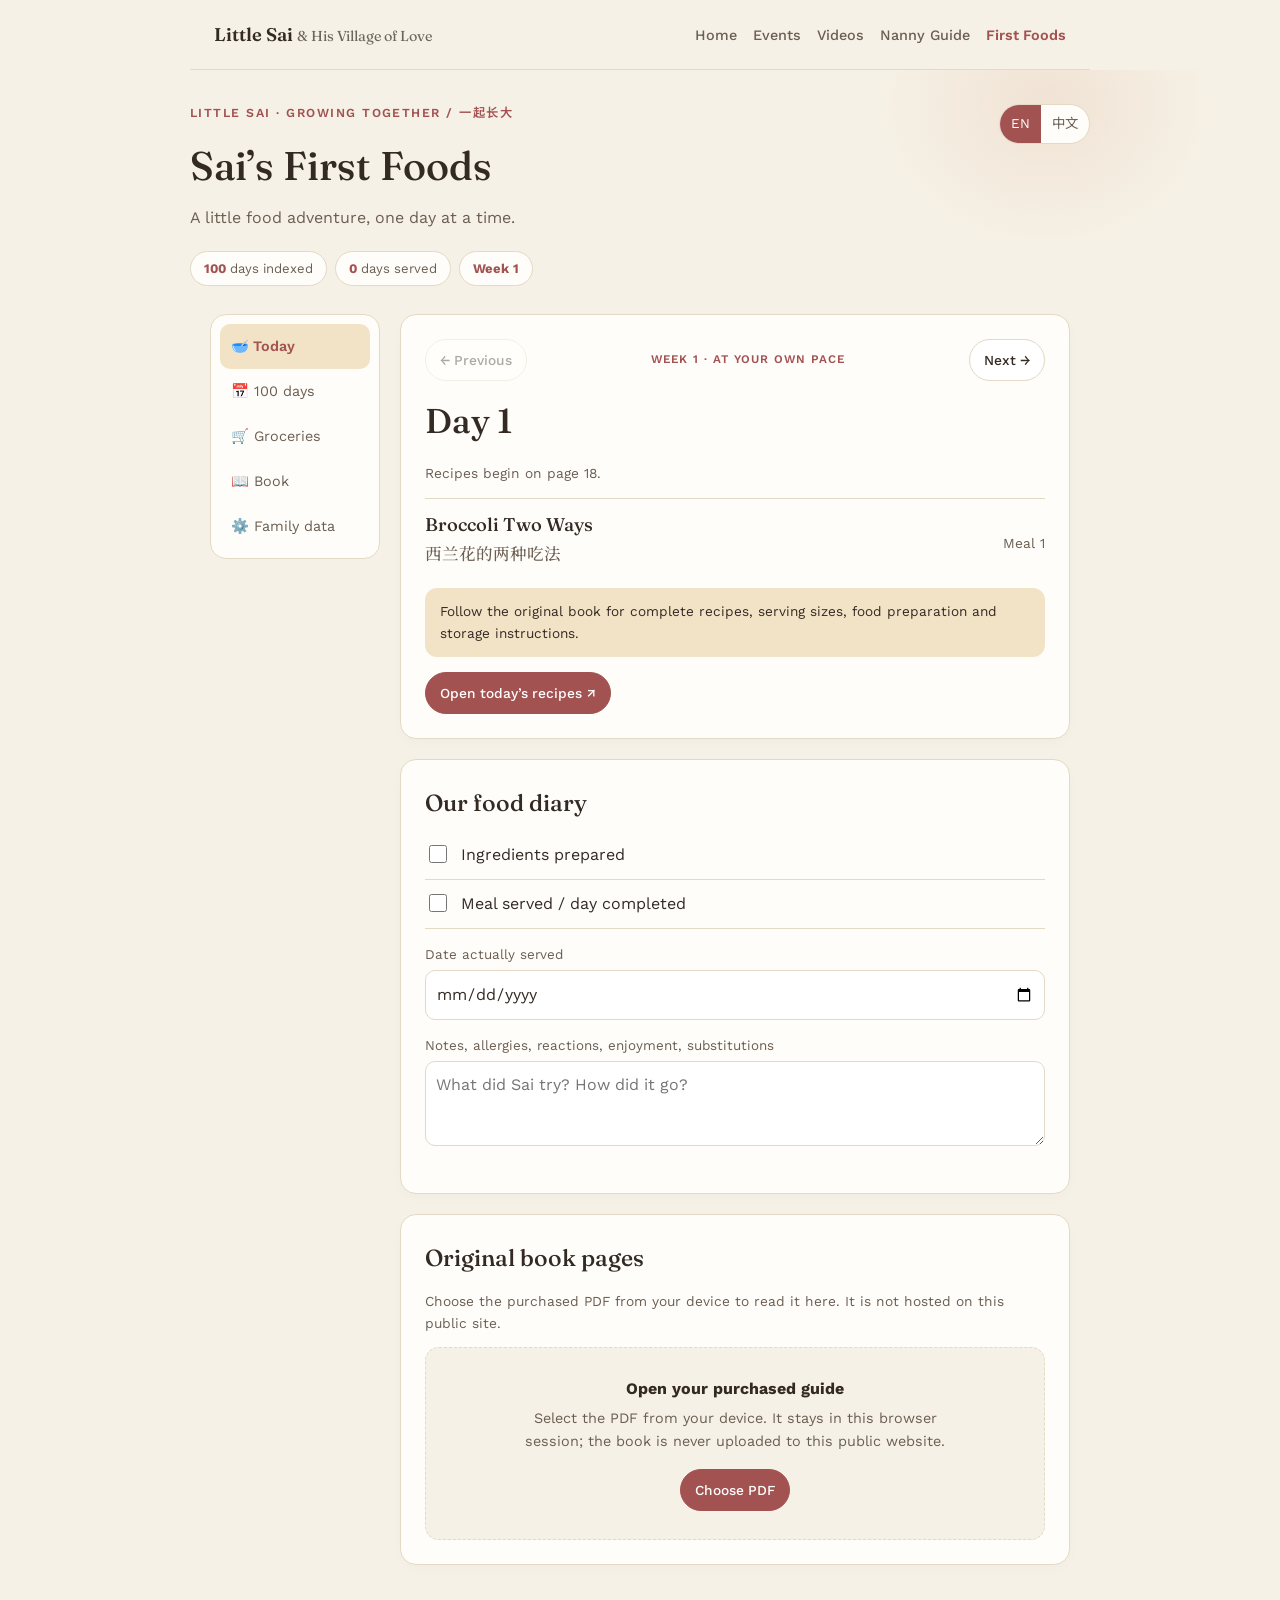
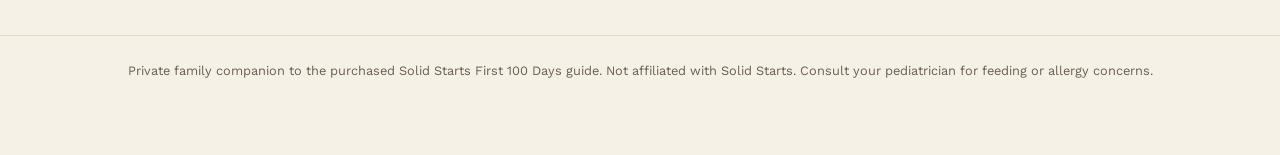
<file: starting-solid.html>
<!doctype html>
<html lang="en"><head><meta charset="utf-8"><meta name="viewport" content="width=device-width,initial-scale=1,viewport-fit=cover">
<meta name="theme-color" content="#f6f1e6"><meta name="robots" content="noindex,nofollow">
<title>Sai’s First Foods — Little Sai and His Village of Love</title>
<link rel="preconnect" href="https://fonts.googleapis.com"><link rel="preconnect" href="https://fonts.gstatic.com" crossorigin>
<link href="https://fonts.googleapis.com/css2?family=Fraunces:opsz,wght@9..144,400;9..144,500;9..144,600&family=Work+Sans:wght@400;500;600&family=Noto+Serif+SC:wght@500;600&family=Noto+Sans+SC:wght@400;500&display=swap" rel="stylesheet">
<link rel="stylesheet" href="css/style.css">
<style>
/* Site-wide tokens and typography are inherited from css/style.css. */
:root { --mut:var(--ink-soft); --forest:var(--rose-deep); --line:var(--paper-line); --sage:var(--gold-soft); --card:var(--paper-card); }
body { background:var(--paper); color:var(--ink); font-family:'Work Sans','Noto Sans SC',sans-serif; padding-bottom:48px; }
button,input,textarea,select { font:inherit; } button {cursor:pointer;}
.site-nav { max-width:900px; } .site-nav__links { flex-wrap:wrap; justify-content:flex-end; gap:8px 16px; }
.foods-hero { position:relative; overflow:hidden; padding:34px 20px 16px; }
.foods-hero:before { content:''; pointer-events:none; position:absolute; z-index:-1; top:-110px; right:5%; height:290px; width:340px; background:radial-gradient(ellipse,rgba(201,122,82,.12),transparent 72%); }
.foods-hero__inner {max-width:900px;margin:auto;} .eyebrow { font-size:.77rem;color:var(--rose-deep);text-transform:uppercase;letter-spacing:.12em;font-weight:600; }
.foods-hero h1 { font-family:'Fraunces','Noto Serif SC',serif; font-weight:500;font-size:clamp(1.9rem,4vw,2.5rem); margin:10px 0 7px; }
.foods-hero p {color:var(--ink-soft);margin:0;}
.headerrow {display:flex;justify-content:space-between;align-items:flex-start;gap:14px;}
.lang {background:var(--paper-card);border:1px solid var(--paper-line);border-radius:24px;overflow:hidden;display:flex;flex-shrink:0;}
.lang button {border:0;background:transparent;color:var(--ink-soft);padding:8px 11px;font-size:.84rem;}
.lang button.active {background:var(--rose-deep);color:white;}
.topstats {display:flex;gap:8px;flex-wrap:wrap;margin-top:20px;}
.pill {background:var(--paper-card);border:1px solid var(--paper-line);border-radius:24px;padding:6px 13px;font-size:.82rem;color:var(--ink-soft);}
.pill strong {color:var(--rose-deep);}
.foods-main {max-width:900px;margin:0 auto;padding:12px 20px 40px;}
.layout {display:grid;grid-template-columns:170px minmax(0,1fr);gap:20px;}
.sidebar {align-self:start;position:sticky;top:15px;border:1px solid var(--paper-line);border-radius:16px;background:var(--paper-card);padding:9px;}
.sidebar button {display:block;width:100%;text-align:left;border:0;background:transparent;border-radius:10px;color:var(--ink-soft);padding:11px;font-size:.9rem;}
.sidebar button.active {background:var(--gold-soft);color:var(--rose-deep);font-weight:600;}
.panel {background:var(--paper-card);border:1px solid var(--paper-line);border-radius:16px;padding:24px;margin-bottom:20px;box-shadow:0 4px 12px rgba(0,0,0,.02);}
.panel h2 {font-family:'Fraunces','Noto Serif SC',serif;font-size:1.45rem;font-weight:500;margin:0 0 10px;}
.panel h3 {font-family:'Fraunces','Noto Serif SC',serif;font-size:1.15rem;font-weight:500;}
.quiet,.subtle {color:var(--ink-soft);font-size:.86rem;}
.controls,.row,.sectionbar {display:flex;justify-content:space-between;align-items:center;flex-wrap:wrap;gap:10px;}
.btn {display:inline-flex;align-items:center;justify-content:center;gap:6px;border:1px solid var(--paper-line);border-radius:22px;background:#fff;color:var(--ink);text-decoration:none;padding:9px 14px;font-size:.86rem;font-weight:500;}
.btn:hover {text-decoration:none;opacity:.85;} .btn.primary {background:var(--rose-deep);border-color:var(--rose-deep);color:#fff;}
.btn:disabled {opacity:.4;cursor:default;}
.daylabel,.kicker {font-size:.73rem;font-weight:600;color:var(--rose-deep);letter-spacing:.08em;text-transform:uppercase;}
.daytitle {font-size:2.15rem!important;margin:12px 0 3px!important;}
.meal {border-top:1px solid var(--paper-line);padding:14px 0 0;margin-top:14px;}
.meal h3 {margin:0 0 8px;}
.notice,.mutebanner {background:var(--gold-soft);border-radius:12px;padding:13px 15px;font-size:.85rem;margin:15px 0;color:var(--ink);}
.checkline {display:flex;align-items:flex-start;gap:11px;border-bottom:1px solid var(--paper-line);padding:11px 0;cursor:pointer;}
.checkline input {margin-top:3px;width:18px;height:18px;accent-color:var(--rose-deep);flex-shrink:0;}
.checkline.done span {text-decoration:line-through;color:var(--ink-soft);}
.field {display:block;margin:15px 0;} .field span {display:block;font-size:.84rem;color:var(--ink-soft);margin-bottom:5px;}
.field input,.field textarea,.search,.weekSelect {border:1px solid var(--paper-line);border-radius:10px;padding:10px;background:#fff;color:var(--ink);max-width:100%;}
.field input,.field textarea {width:100%;} textarea {min-height:85px;resize:vertical;}
.weekgrid {display:grid;grid-template-columns:repeat(auto-fill,minmax(120px,1fr));gap:9px;margin-top:18px;}
.daytile {text-align:left;border:1px solid var(--paper-line);background:#fff;border-radius:12px;padding:12px;min-height:95px;color:var(--ink);}
.daytile.active {background:var(--gold-soft);border-color:var(--rose-deep);}
.daytile.complete {border-color:var(--sage);}
.daytile .num {font-family:'Fraunces',serif;font-size:1.6rem;color:var(--rose-deep);}
.daytile .tiny {font-size:.72rem;color:var(--ink-soft);}
.grocerygroup {font-family:'Fraunces','Noto Serif SC',serif;font-size:1.08rem;margin:21px 0 6px;}
.pdf-preview {width:100%;height:65vh;min-height:360px;border:1px solid var(--paper-line);border-radius:12px;background:white;}
.progress {height:7px;border-radius:20px;background:var(--paper-line);overflow:hidden;margin:15px 0;}
.progress>div {height:100%;background:var(--rose-deep);}
.mini {font-size:.8rem;} .call {border:1px solid var(--paper-line);border-radius:12px;padding:14px;margin-top:12px;}.call strong{display:block;}
.weekSelect {min-width:120px;} .foods-footer {margin-top:10px;padding:25px 20px;text-align:center;border-top:1px solid var(--paper-line);color:var(--ink-soft);font-size:.8rem;}
#mobileNav {display:none;} .book-placeholder {border:1px dashed var(--paper-line);border-radius:14px;background:var(--paper);padding:28px 17px;text-align:center;margin-top:12px;}
.book-placeholder p {margin:5px auto 16px;max-width:420px;color:var(--ink-soft);font-size:.9rem;}
button:focus-visible,input:focus-visible,textarea:focus-visible,a:focus-visible {outline:3px solid var(--sage);outline-offset:2px;}
@media(max-width:740px) {
 .site-nav {padding:16px 18px;flex-wrap:wrap;gap:8px;} .site-nav__links {gap:6px 14px;}
 .site-nav__mark{font-size:1rem;} .site-nav__links a {font-size:.78rem;}
 .foods-hero{padding:24px 18px 8px;} .foods-main{padding:8px 14px 24px;} .layout{display:block;} .sidebar{display:none;}
 .panel {padding:18px;} .headerrow{gap:8px;} .foods-hero h1 {font-size:1.8rem;}
 #mobileNav {display:flex;position:fixed;bottom:0;left:0;right:0;z-index:10;background:var(--paper-card);border-top:1px solid var(--paper-line);padding:6px 2px calc(7px + env(safe-area-inset-bottom));}
 #mobileNav button {flex:1;border:0;background:none;color:var(--ink-soft);padding:6px 2px;font-size:.7rem;}
 #mobileNav button.active {color:var(--rose-deep);font-weight:600;}
 #mobileNav i {display:block;font-size:1.25rem;font-style:normal;}
 body {padding-bottom:90px;} .pdf-preview{height:55vh;min-height:320px;}
}

.meal-title { display:flex; flex-direction:column; gap:5px; line-height:1.35; }
.meal-zh { display:block; font-family:'Noto Serif SC',sans-serif; font-size:.9em; font-weight:500; color:var(--ink-soft); }
.tile-zh { display:block; margin-top:5px; font-size:.9em; color:var(--ink-soft); line-height:1.4; }
</style></head><body>
<nav class="site-nav" aria-label="Village navigation"><a href="index.html" class="site-nav__mark">Little Sai <span>&amp; His Village of Love</span></a>
<ul class="site-nav__links"><li><a href="index.html">Home</a></li><li><a href="events.html">Events</a></li><li><a href="videos.html">Videos</a></li><li><a href="nanny.html">Nanny Guide</a></li><li><a href="starting-solid.html" aria-current="page">First Foods</a></li></ul></nav>
<header class="foods-hero"><div class="foods-hero__inner"><div class="headerrow"><div><div class="eyebrow">Little Sai · Growing together / 一起长大</div><h1>Sai’s First Foods</h1><p id="headerdesc">A little food adventure, one day at a time.</p></div><div class="lang" aria-label="Language"><button class="active" onclick="setLang('en')" id="len">EN</button><button onclick="setLang('zh')" id="lzh">中文</button></div></div><div class="topstats"><div class="pill" id="stDays"></div><div class="pill" id="stDone"></div><div class="pill" id="stWeek"></div></div></div></header>
<main class="foods-main"><div class="layout"><aside class="sidebar" id="sideNav" aria-label="First foods sections"></aside><div id="content" role="region" aria-label="First foods content"></div></div></main><nav id="mobileNav" aria-label="First foods sections"></nav>
<footer class="foods-footer" id="foot"></footer>
<input type="file" id="localBook" accept="application/pdf,.pdf" style="display:none" aria-label="Choose your purchased guide" onchange="loadBook(this.files[0])">
<script id="app-data" type="application/json">{"days":[{"day":1,"week":1,"pages":[18],"meals":["Broccoli Two Ways"],"mealsZh":["西兰花的两种吃法"]},{"day":2,"week":1,"pages":[19],"meals":["Mango or Banana Two Ways"],"mealsZh":["芒果或香蕉的两种吃法"]},{"day":3,"week":1,"pages":[20],"meals":["Cauliflower Two Ways"],"mealsZh":["花椰菜的两种吃法"]},{"day":4,"week":1,"pages":[21],"meals":["Oatmeal Two Ways"],"mealsZh":["燕麦粥的两种吃法"]},{"day":5,"week":1,"pages":[22],"meals":["Broccoli or Cauliflower Florets + Mashed Cannellini Beans"],"mealsZh":["西兰花或花椰菜小朵＋白腰豆泥"]},{"day":6,"week":1,"pages":[23],"meals":["Mango Two Ways"],"mealsZh":["芒果的两种吃法"]},{"day":7,"week":1,"pages":[24],"meals":["Stewed Apple Two Ways"],"mealsZh":["炖苹果的两种吃法"]},{"day":8,"week":2,"pages":[29],"meals":["Cauliflower Two Ways + Mashed Hard-Boiled Egg"],"mealsZh":["花椰菜的两种吃法＋水煮蛋泥"]},{"day":9,"week":2,"pages":[30],"meals":["Broccoli Egg Strip"],"mealsZh":["西兰花鸡蛋条"]},{"day":10,"week":2,"pages":[31],"meals":["Mango or Banana Two Ways + Mashed Hard-Boiled Egg"],"mealsZh":["芒果或香蕉的两种吃法＋水煮蛋泥"]},{"day":11,"week":2,"pages":[32],"meals":["Broccoli Egg Strip + Steamed Corn Cob"],"mealsZh":["西兰花鸡蛋条＋蒸玉米棒"]},{"day":12,"week":2,"pages":[33],"meals":["Cooked Bell Pepper Half + Mashed Hard-Boiled Egg"],"mealsZh":["熟甜椒半块＋水煮蛋泥"]},{"day":13,"week":2,"pages":[34],"meals":["Cauliflower Florets + Sesame-Free Hummus"],"mealsZh":["花椰菜小朵＋无芝麻鹰嘴豆泥"]},{"day":14,"week":2,"pages":[35],"meals":["Apple Oatmeal Two Ways + Smooth Peanut Butter on the Fingertip"],"mealsZh":["苹果燕麦粥的两种吃法＋指尖少量顺滑花生酱"]},{"day":15,"week":3,"pages":[41],"meals":["Bell Pepper Half + Cauliflower Florets + Sesame-Free Hummus + Smooth Peanut Butter"],"mealsZh":["甜椒半块＋花椰菜小朵＋无芝麻鹰嘴豆泥＋顺滑花生酱"]},{"day":16,"week":3,"pages":[42],"meals":["Stewed Pear Half + Textured Rice Porridge with Smooth Peanut Butter Swirl"],"mealsZh":["炖梨半块＋颗粒米粥配花生酱旋纹"]},{"day":17,"week":3,"pages":[43],"meals":["Cauliflower-Egg Strip + Mashed Pear with Smooth Peanut Butter Swirl"],"mealsZh":["花椰菜鸡蛋条＋花生酱旋纹梨泥"]},{"day":18,"week":3,"pages":[44],"meals":["Chayote or Apple Two Ways with Smooth Peanut Butter Swirl"],"mealsZh":["佛手瓜或苹果的两种吃法，搭配花生酱旋纹"]},{"day":19,"week":3,"pages":[45,46,47],"meals":["Peanut Butter Swirl Oatmeal Two Ways","Antipasto Salad"],"mealsZh":["花生酱旋纹燕麦粥的两种吃法","意式开胃菜沙拉"]},{"day":20,"week":3,"pages":[48],"meals":["Cooked Bell Pepper Half + Mashed Kidney Beans + Tomato Wedge"],"mealsZh":["熟甜椒半块＋红腰豆泥＋番茄角"]},{"day":21,"week":3,"pages":[49],"meals":["Breakfast Tacos"],"mealsZh":["早餐塔可"]},{"day":22,"week":4,"pages":[55],"meals":["Thin Strips of Cantaloupe or Melon + Warm Porridge with Smooth Peanut Butter Swirl"],"mealsZh":["哈密瓜或其他甜瓜细条＋花生酱旋纹热粥"]},{"day":23,"week":4,"pages":[56],"meals":["Cauliflower Two Ways with Yogurt"],"mealsZh":["花椰菜的两种吃法配酸奶"]},{"day":24,"week":4,"pages":[57],"meals":["Apple Swirl Yogurt"],"mealsZh":["苹果旋纹酸奶"]},{"day":25,"week":4,"pages":[58],"meals":["Creamy Polenta Two Ways"],"mealsZh":["奶香玉米粥的两种吃法"]},{"day":26,"week":4,"pages":[59],"meals":["Buttery Broccoli Egg Strip + Thin Strips of Cantaloupe or Melon"],"mealsZh":["黄油西兰花鸡蛋条＋哈密瓜或甜瓜细条"]},{"day":27,"week":4,"pages":[60,61,62],"meals":["Cooked Bell Pepper Half + Mashed Black Beans + Yogurt with Smooth Peanut Butter Swirl","Veggie Tacos"],"mealsZh":["熟甜椒半块＋黑豆泥＋花生酱旋纹酸奶","蔬菜塔可"]},{"day":28,"week":4,"pages":[63],"meals":["Buttery Broccoli Egg Strip + Black Beans on Tortilla + Sweet Potato w. Pumpkin Seed"],"mealsZh":["黄油西兰花鸡蛋条＋玉米饼黑豆＋南瓜籽红薯"]},{"day":29,"week":5,"pages":[69,70,71],"meals":["Broccoli Florets + Goat Cheese with Sunflower Seed + Mashed Hard-Boiled Egg","Veggie Hummus Bowl"],"mealsZh":["西兰花小朵＋葵花籽山羊奶酪＋水煮蛋泥","蔬菜鹰嘴豆泥碗"]},{"day":30,"week":5,"pages":[72],"meals":["Lemony Cauliflower Florets + Sesame-Free Beet Hummus"],"mealsZh":["柠檬风味花椰菜小朵＋无芝麻甜菜鹰嘴豆泥"]},{"day":31,"week":5,"pages":[73],"meals":["Cauliflower Two Ways with Breadcrumbs"],"mealsZh":["花椰菜的两种吃法配面包糠"]},{"day":32,"week":5,"pages":[74],"meals":["Sesame-Free Beet Hummus + Toast Strip"],"mealsZh":["无芝麻甜菜鹰嘴豆泥＋吐司条"]},{"day":33,"week":5,"pages":[75],"meals":["Wheat Farina with Smooth Peanut Butter Swirl"],"mealsZh":["花生酱旋纹小麦粗粒粥"]},{"day":34,"week":5,"pages":[76],"meals":["Buttery Broccoli Egg Strip + Fresh Ricotta Cheese + Zucchini Rolled in Breadcrumbs"],"mealsZh":["黄油西兰花鸡蛋条＋新鲜瑞可塔奶酪＋裹面包糠的西葫芦"]},{"day":35,"week":5,"pages":[77],"meals":["Avocado Toast for Two + Papaya Handles or Banana with Ground-up Peanut"],"mealsZh":["双人份牛油果吐司＋木瓜条或裹碎花生的香蕉"]},{"day":36,"week":6,"pages":[83,84,85],"meals":["Creamy Buckwheat or Oatmeal Porridge + Papaya Handles or Banana Half with Peanut","Sheet Pan Chicken and Vegetables with Peanut Dipping Sauce"],"mealsZh":["奶香荞麦粥或燕麦粥＋木瓜条或裹花生碎的半根香蕉","烤盘鸡肉蔬菜配花生蘸酱"]},{"day":37,"week":6,"pages":[86],"meals":["Chicken Drumstick + Sesame-Free Squash Hummus + Tomato Wedge"],"mealsZh":["鸡腿＋无芝麻南瓜鹰嘴豆泥＋番茄角"]},{"day":38,"week":6,"pages":[87],"meals":["Cauliflower Two Ways with Sesame Tahini on the Fingertip"],"mealsZh":["花椰菜的两种吃法＋指尖少量芝麻酱"]},{"day":39,"week":6,"pages":[88],"meals":["Cauliflower Florets + Squash Hummus with Sesame Tahini"],"mealsZh":["花椰菜小朵＋芝麻酱南瓜鹰嘴豆泥"]},{"day":40,"week":6,"pages":[89],"meals":["Wheat Farina with Sesame Tahini Swirl + Stewed Persimmon or Apple Halves"],"mealsZh":["芝麻酱旋纹小麦粗粒粥＋炖柿子或半个苹果"]},{"day":41,"week":6,"pages":[90,91],"meals":["Buttery Broccoli Egg Strip + Toast Strips + Whole Green Beans with Peanut-Sesame Dip","Peanut-Sesame Egg Noodles with"],"mealsZh":["黄油西兰花鸡蛋条＋吐司条＋四季豆配花生芝麻蘸酱","花生芝麻西兰花鸡蛋面"]},{"day":42,"week":6,"pages":[92],"meals":["Buttery Egg Noodles + Okra Spears or Whole Green Beans with Peanut-Sesame Dip"],"mealsZh":["黄油鸡蛋面＋秋葵条或四季豆配花生芝麻蘸酱"]},{"day":43,"week":7,"pages":[98,99,100],"meals":["Creamy Porridge with Peanut-Sesame Swirl + Sliced Star Fruit or Pineapple Spears","Pork Spare Ribs on Polenta"],"mealsZh":["花生芝麻旋纹奶香粥＋杨桃片或菠萝条","玉米粥配猪肋排"]},{"day":44,"week":7,"pages":[101],"meals":["Avocado Toast for Two + Mashed Hard-Boiled Egg with Yogurt + Spare Rib Bone"],"mealsZh":["双人份牛油果吐司＋酸奶水煮蛋泥＋猪肋排骨"]},{"day":45,"week":7,"pages":[102],"meals":["Cauliflower Florets + Mashed Edamame"],"mealsZh":["花椰菜小朵＋毛豆泥"]},{"day":46,"week":7,"pages":[103],"meals":["Broccoli Florets + Tofu Strip"],"mealsZh":["西兰花小朵＋豆腐条"]},{"day":47,"week":7,"pages":[104],"meals":["Cauliflower Florets + Edamame Tofu Mash with Sesame Tahini"],"mealsZh":["花椰菜小朵＋芝麻酱毛豆豆腐泥"]},{"day":48,"week":7,"pages":[105,106,107],"meals":["Ginger Peanut Noodles with Broccoli and Tofu + Turnip or Beet Wedges","Pineapple Pulled Pork Tacos"],"mealsZh":["姜香花生西兰花豆腐面＋芜菁或甜菜块","菠萝手撕猪肉塔可"]},{"day":49,"week":7,"pages":[108],"meals":["Broccoli Mushroom Tofu Egg Strips + Pineapple Core + Shredded Pork"],"mealsZh":["西兰花蘑菇豆腐鸡蛋条＋菠萝芯＋猪肉丝"]},{"day":50,"week":8,"pages":[114,115,116],"meals":["Purple Porridge Two Ways with Ground-Up Peanut and Sesame Seeds + Toast Strips","Buttery Chicken Liver Pâté or Mashed Beans on Toast Strips with Blueberry Drizzle"],"mealsZh":["紫色粥的两种吃法，配花生碎和芝麻＋吐司条","黄油鸡肝酱或豆泥吐司条配蓝莓酱汁"]},{"day":51,"week":8,"pages":[117],"meals":["Buttery Chicken Liver Pâté or Mashed Bean on Toast Strips w. Sesame Seed + Bell Pepper Half"],"mealsZh":["黄油鸡肝酱或豆泥吐司条配芝麻＋甜椒半块"]},{"day":52,"week":8,"pages":[118],"meals":["Mango or Banana Two Ways with Coconut Flakes"],"mealsZh":["芒果或香蕉的两种吃法配椰子片"]},{"day":53,"week":8,"pages":[119],"meals":["Broccoli Florets + Coconut Black Bean Mash"],"mealsZh":["西兰花小朵＋椰香黑豆泥"]},{"day":54,"week":8,"pages":[120],"meals":["Coconut Chia Seed Pudding + Sapodilla or Banana Spears"],"mealsZh":["椰奶奇亚籽布丁＋人心果或香蕉条"]},{"day":55,"week":8,"pages":[121,122,123],"meals":["Buttery Tofu Egg Strip + Sapodilla or Banana Spear Rolled Coconut Flakes","Coconut Quinoa and Veggie Tofu Bowl"],"mealsZh":["黄油豆腐鸡蛋条＋裹椰子片的人心果或香蕉条","椰香藜麦蔬菜豆腐碗"]},{"day":56,"week":8,"pages":[124],"meals":["Buttery Tofu Egg Strip + Coconut Collard Greens w. Quinoa or Rice & Ground-Up Peanut"],"mealsZh":["黄油豆腐鸡蛋条＋椰香羽衣甘蓝＋藜麦或米饭及花生碎"]},{"day":57,"week":9,"pages":[130,131,132,133],"meals":["Coconut Chia Seed Pudding with Peanut Butter Swirl + Mango Two Ways","Plantain Two Ways with Ground-Up Peanut","Coconut Dal with Rice"],"mealsZh":["花生酱旋纹椰奶奇亚籽布丁＋芒果的两种吃法","大蕉的两种吃法配花生碎","椰香扁豆咖喱配米饭"]},{"day":58,"week":9,"pages":[134,135],"meals":["Cucumber Strips + Plantain Two Ways with Sesame Tahini Swirl","Lentil and Rice Ball + Labneh or Yogurt Dip + Whole Green Beans"],"mealsZh":["黄瓜条＋芝麻酱旋纹大蕉的两种吃法","扁豆米饭球＋拉布尼奶酪或酸奶蘸酱＋四季豆"]},{"day":59,"week":9,"pages":[136,137,138,139],"meals":["Broccoli Two Ways + Sliced Star Fruit or Pineapple Spears + Salmon Flakes","Cucumber Strips + Lentil and Rice Ball + Tomato Wedge","Sheet Pan Salmon and"],"mealsZh":["西兰花的两种吃法＋杨桃片或菠萝条＋三文鱼碎","黄瓜条＋扁豆米饭球＋番茄角","烤盘三文鱼配西兰花"]},{"day":60,"week":9,"pages":[140,141],"meals":["Avocado Spears + Lentil Rice Ball + Salmon Flakes","Lemony Broccoli Two Ways + Sweet Potato Spears"],"mealsZh":["牛油果条＋扁豆米饭球＋三文鱼碎","柠檬风味西兰花的两种吃法＋红薯条"]},{"day":61,"week":9,"pages":[142,143,144,145],"meals":["Broccoli Salmon Egg Strips + Raspberry Two Ways","Mashed Edamame with Smooth Peanut Butter Swirl + Sweet Potato Spears","Salmon Cakes"],"mealsZh":["西兰花三文鱼鸡蛋条＋覆盆子的两种吃法","花生酱旋纹毛豆泥＋红薯条","三文鱼饼"]},{"day":62,"week":9,"pages":[146,147],"meals":["Asparagus Two Ways + Mashed Potato + Salmon Cake","Creamy Cucumber Dip + Spiced Cauliflower Florets"],"mealsZh":["芦笋的两种吃法＋土豆泥＋三文鱼饼","奶香黄瓜蘸酱＋香料花椰菜小朵"]},{"day":63,"week":9,"pages":[148,149],"meals":["Asparagus Two Ways + Broccoli Salmon Egg Strip","Mashed Edamame with Smooth Peanut Butter Swirl and Raspberry"],"mealsZh":["芦笋的两种吃法＋西兰花三文鱼鸡蛋条","花生酱旋纹毛豆泥配覆盆子"]},{"day":64,"week":10,"pages":[156,157,158,159],"meals":["Coconut Porridge with Sesame Tahini Swirl + Papaya Two Ways","Cucumber Strips + Sesame Hummus","Caprese Salad"],"mealsZh":["芝麻酱旋纹椰香粥＋木瓜的两种吃法","黄瓜条＋芝麻鹰嘴豆泥","卡普雷塞沙拉"]},{"day":65,"week":10,"pages":[160,161,162,163],"meals":["Edamame Mash with Smooth Peanut Butter Swirl + Tomato Wedge","Creamy Cucumber Dip + Sardine Two Ways","Asparagus and Potato Salad with Egg and Ricotta"],"mealsZh":["花生酱旋纹毛豆泥＋番茄角","奶香黄瓜蘸酱＋沙丁鱼的两种吃法","芦笋土豆沙拉配鸡蛋和瑞可塔奶酪"]},{"day":66,"week":10,"pages":[164,165],"meals":["Apple Cinnamon Oatmeal + Smooth Almond Butter on the Fingertip","Asparagus Spear Two Ways + Mashed Potatoes + Tomato Wedges"],"mealsZh":["苹果肉桂燕麦粥＋指尖少量顺滑杏仁酱","芦笋的两种吃法＋土豆泥＋番茄角"]},{"day":67,"week":10,"pages":[166,167],"meals":["Coconut Porridge with Smooth Almond Butter Swirl + Mango Pit","Cucumber Strips + Mashed Potatoes + Tomato Wedge"],"mealsZh":["杏仁酱旋纹椰香粥＋芒果核","黄瓜条＋土豆泥＋番茄角"]},{"day":68,"week":10,"pages":[168,169,170,171],"meals":["Pumpkin Almond Pancake with Peanut-Sesame Drizzle and Raspberries","Lemony Sardine Penne","Lamb Meatballs and Winter Squash with Yogurt Sauce"],"mealsZh":["南瓜杏仁煎饼配花生芝麻酱汁和覆盆子","柠檬沙丁鱼通心粉","羊肉丸和冬南瓜配酸奶酱"]},{"day":69,"week":10,"pages":[172,173],"meals":["Bulgur Squash Mash + Lamb Meatball","Bulgur Ball + Edamame and Garden Pea Mash"],"mealsZh":["碎小麦南瓜泥＋羊肉丸","碎小麦饭球＋毛豆青豌豆泥"]},{"day":70,"week":10,"pages":[174,175],"meals":["Edamame-Garden Pea Dip + Salmon Cake","Pinto Beans Two Ways + Steamed Corn Cob + Tomato Two Ways"],"mealsZh":["毛豆青豌豆蘸酱＋三文鱼饼","斑豆的两种吃法＋蒸玉米棒＋番茄的两种吃法"]},{"day":71,"week":11,"pages":[182,183,184,185],"meals":["Pumpkin Almond Pancake with Peanut-Sesame Drizzle","Mascarpone or Ricotta Cheese + Quartered Blackberry or Flattened Blueberry","Peanut-Sesame Ramen with Bok Choy and Tofu"],"mealsZh":["南瓜杏仁煎饼配花生芝麻酱汁","马斯卡彭或瑞可塔奶酪＋四分之一黑莓或压扁蓝莓","青江菜豆腐花生芝麻拉面"]},{"day":72,"week":11,"pages":[186,187],"meals":["Bok Choy + Peanut-Sesame “Paint” + Tofu Strip","Peanut-Sesame Ramen with Salmon Flakes"],"mealsZh":["青江菜＋花生芝麻酱“涂料”＋豆腐条","三文鱼碎花生芝麻拉面"]},{"day":73,"week":11,"pages":[188,189,190,191],"meals":["Broccoli Florets + Cashew Butter on the Fingertip","Flattened Pinto Beans + Quinoa-Pinto Bean Mash + Tomato Wedge","Chicken Cobb Salad"],"mealsZh":["西兰花小朵＋指尖少量腰果酱","压扁斑豆＋藜麦斑豆泥＋番茄角","鸡肉科布沙拉"]},{"day":74,"week":11,"pages":[192,193],"meals":["Mango Two Ways + Thinned Cashew Butter Drizzle","Avocado Dip with Whole Green Beans + Shredded Chicken Breast"],"mealsZh":["芒果的两种吃法＋稀释腰果酱汁","牛油果四季豆蘸酱＋鸡胸肉丝"]},{"day":75,"week":11,"pages":[194,195],"meals":["Berry Nut Butter Swirl Yogurt","Trout or Salmon Salad Sammies"],"mealsZh":["莓果坚果酱旋纹酸奶","鳟鱼或三文鱼沙拉小三明治"]},{"day":76,"week":11,"pages":[196,197],"meals":["Trout or Salmon and Spinach Egg Strips","Edamame Mash with Cashew Butter Swirl + Tomato Wedge"],"mealsZh":["鳟鱼或三文鱼菠菜鸡蛋条","腰果酱旋纹毛豆泥＋番茄角"]},{"day":77,"week":11,"pages":[198,199],"meals":["Coconut Porridge with Cashew Butter Swirl + Kiwi or Pear Two Ways","Almond Sweet Pepper Dip + Lamb Meatball + Whole Green Beans"],"mealsZh":["腰果酱旋纹椰香粥＋猕猴桃或梨的两种吃法","杏仁甜椒蘸酱＋羊肉丸＋四季豆"]},{"day":78,"week":12,"pages":[206,207,208,209,210,211,215,231,248],"meals":["Strawberry Nut Butter Swirl Bowl","Cucumber Strips + Hummus + Toast","Penne Pasta with Beef Bolognese Sauce"],"mealsZh":["草莓坚果酱旋纹碗","黄瓜条＋鹰嘴豆泥＋吐司","牛肉肉酱通心粉"]},{"day":79,"week":12,"pages":[210,211,212],"meals":["Carrot Two Ways + Hummus","Penne Pasta with Bolognese Sauce"],"mealsZh":["胡萝卜的两种吃法＋鹰嘴豆泥","肉酱通心粉"]},{"day":80,"week":12,"pages":[212,213],"meals":["Carrot Two Ways with Ground-Up Walnut","Cauliflower Florets + Herby Avocado Dip"],"mealsZh":["胡萝卜的两种吃法配核桃碎","花椰菜小朵＋香草牛油果蘸酱"]},{"day":81,"week":12,"pages":[214,215],"meals":["Coconut Porridge with Ground-Up Walnut + Pear Two Ways","Bolognese Sauce + Zucchini Spears"],"mealsZh":["椰香粥配核桃碎＋梨的两种吃法","肉酱＋西葫芦条"]},{"day":82,"week":12,"pages":[216,217,218,219,220,221,231,244],"meals":["Apple Nut Pancake with Thinned Nut Butter Drizzle","Edamame Mash + Orange","Coconut Fish and Vegetable Curry"],"mealsZh":["苹果坚果煎饼配稀释坚果酱汁","毛豆泥＋橙子","椰香鱼肉蔬菜咖喱"]},{"day":83,"week":12,"pages":[220,221,222,223,225],"meals":["White Fish Egg Strips + Curried Taro or Sweet Potato with Ground-Up Walnut","Edamame Mash + Orange + Peanut-Sesame Cauliflower and Snow Pea","Turkey Meatloaf"],"mealsZh":["白鱼鸡蛋条＋咖喱芋头或红薯配核桃碎","毛豆泥＋橙子＋花生芝麻花椰菜和荷兰豆","火鸡肉饼"]},{"day":84,"week":12,"pages":[224,225],"meals":["Mixed Nut Butter Swirl Bowl + Thinly Sliced Strawberries","Applesauce + Broccoli Florets + Turkey Meatloaf"],"mealsZh":["混合坚果酱旋纹碗＋草莓薄片","苹果泥＋西兰花小朵＋火鸡肉饼"]},{"day":85,"week":13,"pages":[232,233,234],"meals":["Cottage Cheese with Guava or Apple","Buttery Sardine Pâté Toasts + Cucumber Strips"],"mealsZh":["茅屋奶酪配番石榴或苹果","黄油沙丁鱼酱吐司＋黄瓜条"]},{"day":86,"week":13,"pages":[235,236,237],"meals":["Coconut Chia Seed Pudding with Mixed Nut Butter Swirl + Grapefruit Segments","Spring Vegetable Frittata + Thinly Sliced Strawberries"],"mealsZh":["混合坚果酱旋纹椰奶奇亚籽布丁＋葡萄柚果肉","春季蔬菜烘蛋＋草莓薄片"]},{"day":87,"week":13,"pages":[238,239,240],"meals":["Carrot Two Ways with Ground-Up Pecan","Beet Strawberry Quinoa Salad"],"mealsZh":["胡萝卜的两种吃法配碧根果碎","甜菜草莓藜麦沙拉"]},{"day":88,"week":13,"pages":[241,242,243],"meals":["Pear Two Ways with Ground-Up Pecan","Avocado and Roasted Vegetable Salad"],"mealsZh":["梨的两种吃法配碧根果碎","牛油果烤蔬菜沙拉"]},{"day":89,"week":13,"pages":[244,245,246],"meals":["Apple Nut Pancake with Thinned Nut Butter Sauce","Peanut-Sesame Noodle Salad"],"mealsZh":["苹果坚果煎饼配稀释坚果酱汁","花生芝麻凉面沙拉"]},{"day":90,"week":13,"pages":[247,248,249],"meals":["Cottage Cheese with Ground-Up Granola + Grapefruit Segments","Spaghetti Squash \"Pasta\""],"mealsZh":["茅屋奶酪配格兰诺拉麦片碎＋葡萄柚果肉","意面南瓜“意大利面”"]},{"day":91,"week":13,"pages":[250,251,252],"meals":["Hard-Boiled Egg + Breakfast Hash Egg Rutabaga","Farmer's Lunch"],"mealsZh":["水煮蛋＋早餐杂蔬薯丁","农夫午餐"]},{"day":92,"week":14,"pages":[259,260,261],"meals":["Banana Spears + Coconut Chia Seed Pudding with Ground-Up Granola","Lemony Cod Cakes"],"mealsZh":["香蕉条＋椰奶奇亚籽布丁配格兰诺拉麦片碎","柠檬鳕鱼饼"]},{"day":93,"week":14,"pages":[262,263,264],"meals":["Avocado Toast for Two + Tomato Two Ways","Elotes (Corn on the Cob)"],"mealsZh":["双人份牛油果吐司＋番茄的两种吃法","墨西哥街头玉米棒"]},{"day":94,"week":14,"pages":[265,266,267],"meals":["Mixed Nut and Seed Butter Swirl Bowl + Orange Segments","Vegetarian Burrito Bowl"],"mealsZh":["混合坚果籽酱旋纹碗＋橙子瓣","素食墨西哥卷饼碗"]},{"day":95,"week":14,"pages":[268,269,270],"meals":["Sweet Potato Two Ways with Ground-Up Hazelnut","Mushroom and Veggie Tacos"],"mealsZh":["红薯的两种吃法配榛子碎","蘑菇蔬菜塔可"]},{"day":96,"week":14,"pages":[271,272,273],"meals":["Cauliflower Two Ways with Ground-Up Hazelnut","Watermelon Jicama Salad"],"mealsZh":["花椰菜的两种吃法配榛子碎","西瓜豆薯沙拉"]},{"day":97,"week":14,"pages":[274,275,276],"meals":["Fig or Pear Yogurt Bowl with Ground-Up Hazelnut","Egg-Tofu-Kimchi Fried Rice"],"mealsZh":["无花果或梨酸奶碗配榛子碎","鸡蛋豆腐泡菜炒饭"]},{"day":98,"week":14,"pages":[277,278,279],"meals":["Spiced Cauliflower Florets + Tofu-Egg Strips","Mackerel Salad Sandwich"],"mealsZh":["香料花椰菜小朵＋豆腐鸡蛋条","鲭鱼沙拉三明治"]},{"day":99,"week":14,"pages":[280,281,282],"meals":["Pumpkin Spice Swirl Bowl with Ground-Up Granola + Quartered Blackberries","Buttery Cod and Potato Bake"],"mealsZh":["南瓜香料旋纹碗配格兰诺拉麦片碎＋四分之一黑莓","黄油鳕鱼土豆焗烤"]},{"day":100,"week":14,"pages":[283,284,285],"meals":["Hard-Boiled Egg Two Ways + Mixed Nut Butter \"Paint\" with Rainbow Pepper Spears","100 Days Pizza Party"],"mealsZh":["水煮蛋的两种吃法＋混合坚果酱“涂料”彩椒条","100天披萨派对"]}],"weeks":{"1":{"ingredientPages":[17],"overviewPage":15,"grocery":[{"name":"Cannellini Beans (Canned)","quantity":"¼ c (60 ml)","category":"Pantry"},{"name":"Hulled Hemp Seeds","quantity":"6 tsp (18 g)","category":"Pantry"},{"name":"Instant Oatmeal","quantity":"1 c (190 g)","category":"Pantry"},{"name":"Olive Oil","quantity":"1 ½ tsp (7 ml)","category":"Pantry"},{"name":"Apple","quantity":"1 whole","category":"Produce"},{"name":"Broccoli","quantity":"1 head","category":"Produce"},{"name":"Cauliflower","quantity":"1 head","category":"Produce"},{"name":"Mango (Ripe)","quantity":"2 whole","category":"Produce"}]},"2":{"ingredientPages":[28],"overviewPage":26,"grocery":[{"name":"Chickpeas (Canned)","quantity":"1 15-oz (425 g) can","category":"Pantry"},{"name":"Cumin (Optional)","quantity":"1 tsp (2 g)","category":"Pantry"},{"name":"Smooth Peanut Butter (Honey-Free)","quantity":"¼ tsp (1 g)","category":"Pantry"},{"name":"Apple","quantity":"1 whole","category":"Produce"},{"name":"Bell Pepper","quantity":"1 whole","category":"Produce"},{"name":"Corn on the Cob","quantity":"1 ear","category":"Produce"},{"name":"Lemon","quantity":"1 whole","category":"Produce"},{"name":"Mango (Ripe)","quantity":"1 whole","category":"Produce"},{"name":"Eggs (Large)","quantity":"7","category":"Dairy, Meat, or Fish"},{"name":"Broccoli Florets","quantity":"½ c (120 ml)","category":"Check for Leftovers"},{"name":"Cauliflower Florets","quantity":"1 c (240 ml)","category":"Check for Leftovers"},{"name":"Instant Oatmeal","quantity":"½ c (96 g)","category":"Check for Leftovers"},{"name":"Hulled Hemp Seeds (optional)","quantity":"2 tsp (6 g)","category":"Check for Leftovers"},{"name":"Olive Oil","quantity":"⅓ c (75 ml)","category":"Check for Leftovers"}]},"3":{"ingredientPages":[39,40],"overviewPage":37,"grocery":[{"name":"Apple Cider Vinegar","quantity":"2 tsp (10 ml)","category":"Pantry"},{"name":"Artichoke Hearts (Canned)","quantity":"1 14-oz (400-g) can","category":"Pantry"},{"name":"Corn Tortillas (Small)","quantity":"3 tortillas","category":"Pantry"},{"name":"Dried Oregano","quantity":"½ tsp (1 g)","category":"Pantry"},{"name":"Ground Cinnamon (Optional)","quantity":"⅛ tsp (¼ g)","category":"Pantry"},{"name":"Kidney Beans","quantity":"1 15-oz (425 g) can","category":"Pantry"},{"name":"Paprika (optional)","quantity":"¼ tsp (½ g)","category":"Pantry"},{"name":"Pitted Olives","quantity":"¼ c (60 ml)","category":"Pantry"},{"name":"White Rice","quantity":"¼ c (45 g)","category":"Pantry"},{"name":"Avocado (Ripe)","quantity":"1 whole","category":"Produce"},{"name":"Basil","quantity":"2 sprigs","category":"Produce"},{"name":"Bell Pepper","quantity":"2 whole","category":"Produce"},{"name":"Cauliflower","quantity":"1 head","category":"Produce"},{"name":"Chayote","quantity":"1 whole","category":"Produce"},{"name":"Lime","quantity":"1 whole","category":"Produce"},{"name":"Nopal (Cactus)","quantity":"1 pad","category":"Produce"},{"name":"Pear","quantity":"1 whole","category":"Produce"},{"name":"Tomato (Large)","quantity":"2 whole","category":"Produce"},{"name":"Eggs (Large)","quantity":"6","category":"Dairy, Meat, or Fish"},{"name":"Fresh Mozzarella Cheese","quantity":"1 large ball","category":"Dairy, Meat, or Fish"},{"name":"Cooked Bell Pepper","quantity":"1 half","category":"Check for Leftovers"},{"name":"Hulled Hemp Seeds (Optional)","quantity":"4 tsp (12 g)","category":"Check for Leftovers"},{"name":"Instant Oatmeal","quantity":"½ c (96 g)","category":"Check for Leftovers"},{"name":"Olive Oil","quantity":"¼ c (60 ml)","category":"Check for Leftovers"},{"name":"Sesame-Free Hummus","quantity":"½ c (120 ml)","category":"Check for Leftovers"},{"name":"Smooth Peanut Butter (Honey-Free)","quantity":"5 ½ tsp (28 g)","category":"Check for Leftovers"}]},"4":{"ingredientPages":[53,54],"overviewPage":51,"grocery":[{"name":"Black Beans (Canned)","quantity":"1 15-oz (425-g) can","category":"Pantry"},{"name":"Black Pepper (Optional)","quantity":"¼ tsp (½ g)","category":"Pantry"},{"name":"Polenta (Corn Grits)","quantity":"1 c (240 ml)","category":"Pantry"},{"name":"Unsalted Hulled Pumpkin Seeds","quantity":"3 tbsp (24 g)","category":"Pantry"},{"name":"Stock","quantity":"3 c (720 ml)","category":"Pantry"},{"name":"Apple","quantity":"1 whole","category":"Produce"},{"name":"Bell Pepper","quantity":"3 whole","category":"Produce"},{"name":"Broccoli","quantity":"1 head","category":"Produce"},{"name":"Cantaloupe","quantity":"1 whole","category":"Produce"},{"name":"Cauliflower","quantity":"1 head","category":"Produce"},{"name":"Fresh Cilantro (Optional)","quantity":"2 sprigs","category":"Produce"},{"name":"Fresh Thyme (Optional)","quantity":"3 sprigs","category":"Produce"},{"name":"Lime (optional)","quantity":"1 whole","category":"Produce"},{"name":"Sweet Potatoes (Large)","quantity":"2 whole","category":"Produce"},{"name":"Eggs (Large)","quantity":"3","category":"Dairy, Meat, or Fish"},{"name":"Fresh Goat Cheese (optional)","quantity":"2 oz (56 g)","category":"Dairy, Meat, or Fish"},{"name":"Plain Yogurt","quantity":"¾ c (180 ml)","category":"Dairy, Meat, or Fish"},{"name":"Unsalted Butter","quantity":"2 tbsp (28 g)","category":"Dairy, Meat, or Fish"},{"name":"Whole Milk","quantity":"3 tbsp (45 ml)","category":"Dairy, Meat, or Fish"},{"name":"Corn Tortillas (Small)","quantity":"4 tortillas","category":"Check for Leftovers"},{"name":"Ground Cinnamon (Optional)","quantity":"¼ tsp (½ g)","category":"Check for Leftovers"},{"name":"Ground Cumin (Optional)","quantity":"1 tsp (2 g)","category":"Check for Leftovers"},{"name":"Hulled Hemp Seeds (Optional)","quantity":"3 tsp (9 g)","category":"Check for Leftovers"},{"name":"Instant Oatmeal","quantity":"½ c (96 g)","category":"Check for Leftovers"},{"name":"Olive Oil","quantity":"⅓ c (80 ml)","category":"Check for Leftovers"},{"name":"Smooth Peanut Butter (Honey-Free)","quantity":"3 tsp (15 g)","category":"Check for Leftovers"}]},"5":{"ingredientPages":[67,68],"overviewPage":65,"grocery":[{"name":"Breadcrumbs (Low-Sodium)","quantity":"1 tsp (2 g)","category":"Pantry"},{"name":"Chickpeas (Canned)","quantity":"2 15-oz (425 g) cans","category":"Pantry"},{"name":"Unsalted Hulled Sunflower Seeds (optional)","quantity":"3 tbsp (27 g)","category":"Pantry"},{"name":"Unsalted Shelled Peanuts","quantity":"1 tbsp (9 g)","category":"Pantry"},{"name":"Wheat Bread","quantity":"4 slices","category":"Pantry"},{"name":"Wheat Farina","quantity":"¼ c (44 g)","category":"Pantry"},{"name":"Avocado (Ripe","quantity":"1 whole","category":"Produce"},{"name":"Beets (Pre-Cooked)","quantity":"2 c (480 ml)","category":"Produce"},{"name":"Broccoli","quantity":"1 head","category":"Produce"},{"name":"Cauliflower","quantity":"1 head","category":"Produce"},{"name":"Lemon (optional)","quantity":"2 whole","category":"Produce"},{"name":"Lime (optional)","quantity":"1 whole","category":"Produce"},{"name":"Papaya (Ripe)","quantity":"1 whole","category":"Produce"},{"name":"Zucchini","quantity":"1 whole","category":"Produce"},{"name":"Eggs (Large)","quantity":"4","category":"Dairy, Meat, or Fish"},{"name":"Fresh Goat Cheese","quantity":"4 oz (112 g)","category":"Dairy, Meat, or Fish"},{"name":"Fresh Ricotta Cheese","quantity":"½ c (120 ml)","category":"Dairy, Meat, or Fish"},{"name":"Unsalted Butter","quantity":"1 tbsp (14 g)","category":"Dairy, Meat, or Fish"},{"name":"Whole Milk","quantity":"1 tbsp (15 ml)","category":"Dairy, Meat, or Fish"},{"name":"Cumin (Optional)","quantity":"1 tsp (2 g)","category":"Check for Leftovers"},{"name":"Hulled Hemp Seeds (Optional)","quantity":"4 tsp (12 g)","category":"Check for Leftovers"},{"name":"Olive Oil","quantity":"⅔ c (160 ml)","category":"Check for Leftovers"},{"name":"Smooth Peanut Butter (Honey-Free)","quantity":"1 tsp (5 g)","category":"Check for Leftovers"}]},"6":{"ingredientPages":[81,82],"overviewPage":79,"grocery":[{"name":"Buckwheat Cereal","quantity":"¼ c (40 g)","category":"Pantry"},{"name":"Chickpeas (Canned)","quantity":"1 15-oz (425 g) can","category":"Pantry"},{"name":"Coriander","quantity":"½ tsp (1 g)","category":"Pantry"},{"name":"Egg Noodles","quantity":"6 oz (170 g)","category":"Pantry"},{"name":"Garlic Powder (Optional)","quantity":"2 tsp (4 g)","category":"Pantry"},{"name":"Maple Syrup (Optional)","quantity":"1 tbsp (15 ml)","category":"Pantry"},{"name":"Sesame Seeds","quantity":"2 tsp (6 g)","category":"Pantry"},{"name":"Sesame Tahini","quantity":"¼ c (60 ml)","category":"Pantry"},{"name":"Smoked Paprika (Optional)","quantity":"2 tsp (4 g)","category":"Pantry"},{"name":"Soy Sauce","quantity":"2 tbsp (30 ml)","category":"Pantry"},{"name":"Toasted Sesame Oil","quantity":"2 tbsp (30 ml)","category":"Pantry"},{"name":"Wheat Bread","quantity":"1 slice","category":"Pantry"},{"name":"Chicken Drumsticks and Thighs","quantity":"1 lb (454 g)","category":"Dairy, Meat, or Fish"},{"name":"Eggs (Large)","quantity":"3","category":"Dairy, Meat, or Fish"},{"name":"Unsalted Butter","quantity":"2 tbsp (28 g)","category":"Dairy, Meat, or Fish"},{"name":"Whole Milk","quantity":"⅔ c (160 ml)","category":"Dairy, Meat, or Fish"},{"name":"Acorn Squash","quantity":"2 whole","category":"Produce"},{"name":"Broccoli","quantity":"1 head","category":"Produce"},{"name":"Cauliflower","quantity":"1 head","category":"Produce"},{"name":"Lemon","quantity":"2 whole","category":"Produce"},{"name":"Lime","quantity":"2 whole","category":"Produce"},{"name":"Cumin","quantity":"2 tsp (4 g)","category":"Check for Leftovers"},{"name":"Hulled Hemp Seeds (Optional)","quantity":"1 tsp (3 g)","category":"Check for Leftovers"},{"name":"Olive Oil","quantity":"⅔ c (160 ml)","category":"Check for Leftovers"},{"name":"Papaya (Ripe)","quantity":"2-3 spears/handles","category":"Check for Leftovers"},{"name":"Smooth Peanut Butter (Honey-Free)","quantity":"⅔ c (160 ml)","category":"Check for Leftovers"},{"name":"Unsalted Shelled Peanuts","quantity":"1 tbsp (9 g)","category":"Check for Leftovers"},{"name":"Wheat Farina","quantity":"¼ c (44 g)","category":"Check for Leftovers"},{"name":"Okra","quantity":"2 whole","category":"Produce"},{"name":"Persimmon","quantity":"1 whole","category":"Produce"},{"name":"Tomato (Large)","quantity":"1 whole","category":"Produce"},{"name":"Whole Green Beans","quantity":"4 whole","category":"Produce"}]},"7":{"ingredientPages":[96,97],"overviewPage":94,"grocery":[{"name":"Corn Tortillas (Small)","quantity":"1 package","category":"Pantry"},{"name":"Diced Tomatoes","quantity":"2 14-oz (400-g) cans","category":"Pantry"},{"name":"Peanut Oil","quantity":"4 tbsp (60 ml)","category":"Pantry"},{"name":"Rice Vinegar","quantity":"1 tsp (5 ml)","category":"Pantry"},{"name":"Soba Noodles","quantity":"3 oz (84 g)","category":"Pantry"},{"name":"Stock","quantity":"3 c (720 ml)","category":"Pantry"},{"name":"Tomato Paste","quantity":"1 tbsp (15 ml)","category":"Pantry"},{"name":"Wheat Bread","quantity":"2 slices","category":"Pantry"},{"name":"Eggs (Large)","quantity":"4","category":"Dairy, Meat, or Fish"},{"name":"Plain Yogurt","quantity":"2 tbsp (30 ml)","category":"Dairy, Meat, or Fish"},{"name":"Pork Shoulder","quantity":"2 lbs (908 g)","category":"Dairy, Meat, or Fish"},{"name":"Pork Spare Ribs","quantity":"2 lbs (908 g)","category":"Dairy, Meat, or Fish"},{"name":"Unsalted Butter","quantity":"6 tbsp (84 g)","category":"Dairy, Meat, or Fish"},{"name":"Whole Milk","quantity":"1 c (240 ml)","category":"Dairy, Meat, or Fish"},{"name":"Avocado (Ripe)","quantity":"1 whole","category":"Produce"},{"name":"Broccoli","quantity":"2 heads","category":"Produce"},{"name":"Cauliflower","quantity":"1 head","category":"Produce"},{"name":"Edamame","quantity":"¾ c (180 ml)","category":"Produce"},{"name":"Fresh Cilantro","quantity":"4 sprigs","category":"Produce"},{"name":"Fresh Garlic","quantity":"9 cloves","category":"Produce"},{"name":"Fresh Ginger","quantity":"1 inch (2 cm)","category":"Produce"},{"name":"Black Pepper (optional)","quantity":"1 tbsp (6 g)","category":"Check for Leftovers"},{"name":"Buckwheat Cereal","quantity":"¼ c (40 g)","category":"Check for Leftovers"},{"name":"Cumin (Optional)","quantity":"2 tsp (4 g)","category":"Check for Leftovers"},{"name":"Garlic Powder","quantity":"2 tsp (4 g)","category":"Check for Leftovers"},{"name":"Olive Oil","quantity":"2 tbsp (30 ml)","category":"Check for Leftovers"},{"name":"Polenta (Corn Grits)","quantity":"1 c (240 ml)","category":"Check for Leftovers"},{"name":"Sesame Tahini","quantity":"2 tsp (10 g)","category":"Check for Leftovers"},{"name":"Smooth Peanut Butter (Honey-Free)","quantity":"3 tbsp (45 ml)","category":"Check for Leftovers"},{"name":"Unsalted Hulled Sunflower Seeds (optional)","quantity":"1 tsp (3 g)","category":"Check for Leftovers"},{"name":"Fresh Rosemary (optional)","quantity":"4 sprigs","category":"Produce"},{"name":"Lime","quantity":"1 whole","category":"Produce"},{"name":"Mushroom (Button)","quantity":"1 whole","category":"Produce"},{"name":"Onion (Large)","quantity":"1 whole","category":"Produce"},{"name":"Pineapple","quantity":"1 whole","category":"Produce"},{"name":"Star Fruit (Ripe)","quantity":"1 whole","category":"Produce"},{"name":"Tofu (Firm or Extra-Firm)","quantity":"1 14-oz (400-g) package","category":"Produce"},{"name":"Turnip (Large)","quantity":"1 whole","category":"Produce"}]},"8":{"ingredientPages":[112,113],"overviewPage":110,"grocery":[{"name":"Bay Leaf (Optional)","quantity":"1 whole","category":"Pantry"},{"name":"Black Beans (Canned)","quantity":"¼ c (71 g)","category":"Pantry"},{"name":"Cardamom (Optional)","quantity":"¼ tsp (½ g)","category":"Pantry"},{"name":"Chia Seeds","quantity":"¼ c (60 ml)","category":"Pantry"},{"name":"Coconut Oil","quantity":"3 tbsp (45 ml)","category":"Pantry"},{"name":"Quinoa","quantity":"1 c (170 g)","category":"Pantry"},{"name":"Wheat Bread","quantity":"3 slices","category":"Pantry"},{"name":"Unsweetened Coconut Milk (Canned)","quantity":"2 13 ½-oz (400-ml) cans","category":"Pantry"},{"name":"Unsweetened Desiccated Coconut Flakes","quantity":"5 tsp (10 g)","category":"Pantry"},{"name":"Chicken Liver","quantity":"6 oz (168 g)","category":"Dairy, Meat, or Fish"},{"name":"Eggs (Large)","quantity":"3","category":"Dairy, Meat, or Fish"},{"name":"Plain Yogurt","quantity":"¼ c (60 ml)","category":"Dairy, Meat, or Fish"},{"name":"Whole Milk","quantity":"⅓ c (75 ml)","category":"Dairy, Meat, or Fish"},{"name":"Unsalted Butter","quantity":"3 tbsp (42 g)","category":"Dairy, Meat, or Fish"},{"name":"Bananas","quantity":"2 whole","category":"Produce"},{"name":"Bell Pepper","quantity":"1 whole","category":"Produce"},{"name":"Blueberries","quantity":"2 ½ c (370 g)","category":"Produce"},{"name":"Broccoli","quantity":"½ c (120 ml)","category":"Produce"},{"name":"Collard Greens","quantity":"1 bunch","category":"Produce"},{"name":"Fresh Garlic","quantity":"1 clove","category":"Produce"},{"name":"Fresh Ginger","quantity":"1 inch (2 cm)","category":"Produce"},{"name":"Fresh Rosemary (optional)","quantity":"1 sprig","category":"Produce"},{"name":"Mango (Ripe)","quantity":"1 whole","category":"Produce"},{"name":"Onion (Small)","quantity":"1 whole","category":"Produce"},{"name":"Orange (Large)","quantity":"1 whole","category":"Produce"},{"name":"Sapodilla (Ripe)","quantity":"1 whole","category":"Produce"},{"name":"Sweet Potato","quantity":"2 whole","category":"Produce"},{"name":"Tofu (Firm or Extra-Firm)","quantity":"1 14-oz (400-g) package","category":"Produce"},{"name":"Cumin (Optional)","quantity":"1 tsp (2 g)","category":"Check for Leftovers"},{"name":"Hulled Hemp Seeds (Optional)","quantity":"1 tsp (3 g)","category":"Check for Leftovers"},{"name":"Instant Oatmeal","quantity":"¼ c (48 g)","category":"Check for Leftovers"},{"name":"Olive Oil","quantity":"1 tsp (5 ml)","category":"Check for Leftovers"},{"name":"Sesame Seeds","quantity":"2 tsp (6 g)","category":"Check for Leftovers"},{"name":"Unsalted Shelled Peanuts","quantity":"¼ c (36 g)","category":"Check for Leftovers"}]},"9":{"ingredientPages":[128,129],"overviewPage":126,"grocery":[{"name":"Garam Masala","quantity":"1 ½ tsp (3 g)","category":"Pantry"},{"name":"Ground Turmeric (Optional)","quantity":"1 tsp (2 g)","category":"Pantry"},{"name":"Yellow Lentils","quantity":"1 c (200 g)","category":"Pantry"},{"name":"Onion Powder (Optional)","quantity":"1 tsp (2 g)","category":"Pantry"},{"name":"Unsweetened Coconut Milk (Canned)","quantity":"1 13 ½-oz (400-ml) can","category":"Pantry"},{"name":"Boneless Salmon (Canned)","quantity":"4 6-oz (170-g) cans","category":"Dairy, Meat, or Fish"},{"name":"Boneless Salmon (Fresh)","quantity":"1 lbs (454 g)","category":"Dairy, Meat, or Fish"},{"name":"Eggs (Large)","quantity":"5","category":"Dairy, Meat, or Fish"},{"name":"Ghee","quantity":"3 tbsp (45 ml)","category":"Dairy, Meat, or Fish"},{"name":"Labneh","quantity":"4 c (960 ml)","category":"Dairy, Meat, or Fish"},{"name":"Plain Yogurt","quantity":"¼ c (60 ml)","category":"Dairy, Meat, or Fish"},{"name":"Unsalted Butter","quantity":"4 tbsp (56 g)","category":"Dairy, Meat, or Fish"},{"name":"Whole Milk","quantity":"1 tbsp (15 ml)","category":"Dairy, Meat, or Fish"},{"name":"Avocado (Ripe)","quantity":"2 whole","category":"Produce"},{"name":"Broccoli","quantity":"2 heads","category":"Produce"},{"name":"Cauliflower","quantity":"2 heads","category":"Produce"},{"name":"Cucumber (Small)","quantity":"2 whole","category":"Produce"},{"name":"Edamame (Shelled)","quantity":"1 ½ c (360 ml)","category":"Produce"},{"name":"Fresh Garlic","quantity":"1 clove","category":"Produce"},{"name":"Fresh Mint (Optional)","quantity":"2 sprigs","category":"Produce"},{"name":"Lemon","quantity":"4 whole","category":"Produce"},{"name":"Breadcrumbs (Low-Sodium)","quantity":"1 c (240 ml)","category":"Check for Leftovers"},{"name":"Coconut Oil","quantity":"1 tbsp (15 ml)","category":"Check for Leftovers"},{"name":"Garlic Powder (Optional)","quantity":"1 tsp (2 g)","category":"Check for Leftovers"},{"name":"Hulled Hemp Seeds (Optional)","quantity":"1 tsp (3 g)","category":"Check for Leftovers"},{"name":"Olive Oil","quantity":"1 c (240 ml)","category":"Check for Leftovers"},{"name":"Paprika (Optional)","quantity":"1 tsp (2 g)","category":"Check for Leftovers"},{"name":"Sesame Seeds","quantity":"1 tsp (3 g)","category":"Check for Leftovers"},{"name":"Sesame Tahini","quantity":"2 tsp (10 g)","category":"Check for Leftovers"},{"name":"Smooth Peanut Butter (Honey-Free)","quantity":"2 tbsp (30 g)","category":"Check for Leftovers"},{"name":"Unsalted Hulled Sunflower Seeds (optional)","quantity":"¼ c (60 ml)","category":"Check for Leftovers"},{"name":"White Rice","quantity":"1 c (200 g)","category":"Check for Leftovers"},{"name":"Mango (Ripe)","quantity":"1 whole","category":"Produce"},{"name":"Onion (Large)","quantity":"1 whole","category":"Produce"},{"name":"Onion (Small)","quantity":"1 whole","category":"Produce"},{"name":"Raspberries","quantity":"1 pint","category":"Produce"},{"name":"Star Fruit (Ripe)","quantity":"1 whole","category":"Produce"},{"name":"Sweet Plantains","quantity":"2 whole","category":"Produce"},{"name":"Sweet Potato","quantity":"1 whole","category":"Produce"},{"name":"Tomato (Large)","quantity":"1 whole","category":"Produce"},{"name":"White Potato","quantity":"2 whole","category":"Produce"},{"name":"Whole Asparagus Spears","quantity":"1 bunch","category":"Produce"},{"name":"Whole Green Beans","quantity":"4 whole","category":"Produce"}]},"10":{"ingredientPages":[153,154,155],"overviewPage":151,"grocery":[{"name":"Almond Flour","quantity":"⅓ c (33 g)","category":"Pantry"},{"name":"Baking Powder","quantity":"1 tsp (5 g)","category":"Pantry"},{"name":"Baking Soda","quantity":"1 tsp (5 g)","category":"Pantry"},{"name":"Balsamic Vinegar (Optional)","quantity":"½ tsp (3 ml)","category":"Pantry"},{"name":"Breadcrumbs (Low-Sodium)","quantity":"¼ c (60 ml)","category":"Pantry"},{"name":"Bulgur","quantity":"¼ c (45 g)","category":"Pantry"},{"name":"Chickpeas (Canned)","quantity":"1 15-oz (425 g) can","category":"Pantry"},{"name":"Pinto Beans (Canned)","quantity":"½ c (113 g)","category":"Pantry"},{"name":"Penne Pasta","quantity":"3 oz (84 g)","category":"Pantry"},{"name":"Pumpkin Purée","quantity":"½ c (113 g)","category":"Pantry"},{"name":"Rolled Oats","quantity":"½ c (48 g)","category":"Pantry"},{"name":"Smooth Almond Butter (Honey-Free)","quantity":"¼ c (60 g)","category":"Pantry"},{"name":"Unsweetened Coconut Milk (Canned)","quantity":"2 13 ½-oz (400-ml) cans","category":"Pantry"},{"name":"Wheat Bread","quantity":"2 slices","category":"Pantry"},{"name":"Wheat Flour","quantity":"½ c (120 g)","category":"Pantry"},{"name":"Eggs (Large)","quantity":"5","category":"Dairy, Meat, or Fish"},{"name":"Fresh Mozzarella Cheese","quantity":"3 oz (84 g)","category":"Dairy, Meat, or Fish"},{"name":"Fresh Ricotta Cheese","quantity":"1 ½ c (360 ml)","category":"Dairy, Meat, or Fish"},{"name":"Grated Parmesan Cheese (Optional)","quantity":"1 tbsp (15 ml)","category":"Dairy, Meat, or Fish"},{"name":"Ground Lamb","quantity":"1 lbs (454 g)","category":"Dairy, Meat, or Fish"},{"name":"Plain Yogurt","quantity":"3 c (720 ml)","category":"Dairy, Meat, or Fish"},{"name":"Sardines (Canned)","quantity":"2 4 ½-oz (125-g) cans","category":"Dairy, Meat, or Fish"},{"name":"Unsalted Butter","quantity":"4 tbsp (57 g)","category":"Dairy, Meat, or Fish"},{"name":"Whole Milk","quantity":"½ c (118 ml)","category":"Dairy, Meat, or Fish"},{"name":"Acorn Squash","quantity":"2 whole","category":"Produce"},{"name":"Apple","quantity":"1 whole","category":"Produce"},{"name":"Asparagus Spears","quantity":"12 whole","category":"Produce"},{"name":"Baby Potatoes","quantity":"½ lb (227 g)","category":"Produce"},{"name":"Banana","quantity":"1 whole","category":"Produce"},{"name":"Basil (Optional)","quantity":"6 sprigs","category":"Produce"},{"name":"Corn on the Cob","quantity":"1 ear","category":"Produce"},{"name":"Cucumber (Small)","quantity":"2 whole","category":"Produce"},{"name":"Edamame (Shelled)","quantity":"1 ¾ c (240 ml)","category":"Produce"},{"name":"Garlic","quantity":"3 cloves","category":"Produce"},{"name":"Garden Peas (Shelled)","quantity":"¾ c (180 ml)","category":"Produce"},{"name":"Lemon","quantity":"6 whole","category":"Produce"},{"name":"Mango (Ripe)","quantity":"1 whole","category":"Produce"},{"name":"Mint (Optional)","quantity":"5 sprigs","category":"Produce"},{"name":"Onion (Small)","quantity":"2 whole","category":"Produce"},{"name":"Papaya (Ripe)","quantity":"1 whole","category":"Produce"},{"name":"Parsley (Optional)","quantity":"4 sprigs","category":"Produce"},{"name":"Raspberries","quantity":"1 pint","category":"Produce"},{"name":"Tomato (Large)","quantity":"4 whole","category":"Produce"},{"name":"White Potato","quantity":"2 whole","category":"Produce"},{"name":"Apple Cider Vinegar","quantity":"1 tsp (5 ml)","category":"Check for Leftovers"},{"name":"Buckwheat Cereal (Optional)","quantity":"¼ c (40 g)","category":"Check for Leftovers"},{"name":"Coconut Oil","quantity":"2 tbsp (30 ml)","category":"Check for Leftovers"},{"name":"Cumin (Optional)","quantity":"2 tsp (4 g)","category":"Check for Leftovers"},{"name":"Dried Mint (Optional)","quantity":"1 tsp (2 g)","category":"Check for Leftovers"},{"name":"Garlic Powder (Optional)","quantity":"¼ tsp (½ g)","category":"Check for Leftovers"},{"name":"Ground Cinnamon","quantity":"½ tsp (1 g)","category":"Check for Leftovers"},{"name":"Hulled Hemp Seeds (Optional)","quantity":"3 tsp (9 g)","category":"Check for Leftovers"},{"name":"Instant Oatmeal","quantity":"½ c (96 g)","category":"Check for Leftovers"},{"name":"Onion Powder","quantity":"½ tsp (1 g)","category":"Check for Leftovers"},{"name":"Olive Oil","quantity":"2 c (480 ml)","category":"Check for Leftovers"},{"name":"Salmon Cake","quantity":"1 cake","category":"Check for Leftovers"},{"name":"Sesame Tahini","quantity":"⅔ c (160 ml)","category":"Check for Leftovers"},{"name":"Smooth Peanut Butter (Honey-Free)","quantity":"2 tsp (10 g)","category":"Check for Leftovers"},{"name":"Unsalted Hulled Sunflower Seeds","quantity":"2 tsp (6 g)","category":"Check for Leftovers"},{"name":"Unsweetened Desiccated Coconut Flakes","quantity":"1 tsp (2 g)","category":"Check for Leftovers"}]},"11":{"ingredientPages":[179,180,181],"overviewPage":177,"grocery":[{"name":"Cooked Bell Pepper (Canned)","quantity":"½ c (120 ml)","category":"Pantry"},{"name":"Dijon Mustard","quantity":"4 tsp (20 ml)","category":"Pantry"},{"name":"Pinto Beans (Canned)","quantity":"½ c (120 ml)","category":"Pantry"},{"name":"Quinoa","quantity":"⅓ c (80 ml)","category":"Pantry"},{"name":"Smooth Cashew Butter (Honey-Free)","quantity":"4 tsp (20 g)","category":"Pantry"},{"name":"Smoked Paprika (Optional)","quantity":"1 tsp (2 g)","category":"Pantry"},{"name":"Ramen Noodles","quantity":"2 3-oz (85-g) packets","category":"Pantry"},{"name":"Wheat Bread","quantity":"3 slices","category":"Pantry"},{"name":"Unsweetened Coconut Milk (Canned)","quantity":"½ c (120 ml)","category":"Pantry"},{"name":"Canned Salmon","quantity":"1 5-oz (142-g) can","category":"Dairy, Meat, or Fish"},{"name":"Chicken Breast","quantity":"1 lbs (454 g)","category":"Dairy, Meat, or Fish"},{"name":"Crumbled Blue Cheese (Optional)","quantity":"2 oz (56 g)","category":"Dairy, Meat, or Fish"},{"name":"Eggs (Large)","quantity":"5","category":"Dairy, Meat, or Fish"},{"name":"Mascarpone Cheese","quantity":"½ c (120 ml)","category":"Dairy, Meat, or Fish"},{"name":"Steelhead Trout","quantity":"1 lbs (454 g)","category":"Dairy, Meat, or Fish"},{"name":"Whole Milk","quantity":"1 tbsp (15 ml)","category":"Dairy, Meat, or Fish"},{"name":"Yogurt (Plain)","quantity":"¾ c (180 ml)","category":"Dairy, Meat, or Fish"},{"name":"Avocado (Ripe)","quantity":"2 whole","category":"Produce"},{"name":"Baby Bok Choy","quantity":"4 heads","category":"Produce"},{"name":"Baby Spinach","quantity":"¾ c (180 ml)","category":"Produce"},{"name":"Blackberries (Large)","quantity":"⅔ c (160 ml)","category":"Produce"},{"name":"Apple Cider Vinegar","quantity":"4 tbsp (60 ml)","category":"Check for Leftovers"},{"name":"Ground Cinnamon (Optional)","quantity":"¼ tsp (½ g)","category":"Check for Leftovers"},{"name":"Hulled Hemp Seeds (Optional)","quantity":"1 tsp (3 g)","category":"Check for Leftovers"},{"name":"Hulled Sunflower Seeds (Unsalted)","quantity":"3 tsp (9 g)","category":"Check for Leftovers"},{"name":"Instant Oatmeal","quantity":"¼ c (48 g)","category":"Check for Leftovers"},{"name":"Lamb Meatball","quantity":"1","category":"Check for Leftovers"},{"name":"Maple Syrup (Optional)","quantity":"1 tbsp (15 ml)","category":"Check for Leftovers"},{"name":"Olive Oil","quantity":"½ c (120 ml)","category":"Check for Leftovers"},{"name":"Pumpkin Almond Pancake","quantity":"1","category":"Check for Leftovers"},{"name":"Broccoli","quantity":"1 head","category":"Produce"},{"name":"Edamame (Shelled)","quantity":"¾ c (180 ml)","category":"Produce"},{"name":"Fresh Cilantro (Optional)","quantity":"2 sprigs","category":"Produce"},{"name":"Garlic","quantity":"1 clove","category":"Produce"},{"name":"Ginger (Optional)","quantity":"1-inch (2 cm)","category":"Produce"},{"name":"Green Beans","quantity":"8 whole","category":"Produce"},{"name":"Green Onion","quantity":"3","category":"Produce"},{"name":"Kiwi","quantity":"1 whole","category":"Produce"},{"name":"Lemon","quantity":"3 whole","category":"Produce"},{"name":"Lime","quantity":"2 whole","category":"Produce"},{"name":"Mango (Ripe)","quantity":"1 whole","category":"Produce"},{"name":"Romaine Lettuce","quantity":"1 head","category":"Produce"},{"name":"Tomato (Large)","quantity":"6 whole","category":"Produce"},{"name":"Tofu (Extra-Firm)","quantity":"1 14-oz (400-g) container","category":"Produce"},{"name":"Sesame Oil","quantity":"4 tbsp (60 ml)","category":"Check for Leftovers"},{"name":"Sesame Seeds","quantity":"1 tsp (3 g)","category":"Check for Leftovers"},{"name":"Sesame Tahini","quantity":"3 tbsp (45 ml)","category":"Check for Leftovers"},{"name":"Smooth Almond Butter (Honey Free)","quantity":"⅔ c (160 ml)","category":"Check for Leftovers"},{"name":"Smooth Peanut Butter (Honey Free)","quantity":"3 tbsp (45 ml)","category":"Check for Leftovers"},{"name":"Soy Sauce","quantity":"2 tbsp (30 ml)","category":"Check for Leftovers"},{"name":"Unsweetened Desiccated Coconut Flakes","quantity":"2 tsp (4 g)","category":"Check for Leftovers"}]},"12":{"ingredientPages":[203,204,205],"overviewPage":201,"grocery":[{"name":"Almond Flour","quantity":"½ c (49 g)","category":"Pantry"},{"name":"Bay Leaves (Optional)","quantity":"2 leaves","category":"Pantry"},{"name":"Breadcrumbs (Low-Sodium)","quantity":"⅓ c (80 ml)","category":"Pantry"},{"name":"Chickpeas (Canned)","quantity":"1 15-oz (425 g) can","category":"Pantry"},{"name":"Diced Tomatoes","quantity":"2 14-oz (400-g) cans","category":"Pantry"},{"name":"Ground Nutmeg","quantity":"1 tsp (2 g)","category":"Pantry"},{"name":"Madras Curry Powder","quantity":"1 tsp (2 g)","category":"Pantry"},{"name":"Penne Pasta","quantity":"6 oz (168 g)","category":"Pantry"},{"name":"Tomato Paste","quantity":"1 6-oz (170-g) cans","category":"Pantry"},{"name":"Unsalted Cashews","quantity":"½ c (120 ml)","category":"Pantry"},{"name":"Unsalted Walnut","quantity":"⅔ c (160 ml)","category":"Pantry"},{"name":"Unsweetened Applesauce","quantity":"2 c (480 ml)","category":"Pantry"},{"name":"Unsweetened Coconut Milk (Canned)","quantity":"2 13 ½-oz (400-ml) cans","category":"Pantry"},{"name":"Vanilla Extract (Optional)","quantity":"1 tsp (5 ml)","category":"Pantry"},{"name":"Wheat Bread","quantity":"1 slice","category":"Pantry"},{"name":"Eggs (Large)","quantity":"5","category":"Dairy, Meat, or Fish"},{"name":"Fresh Ricotta Cheese","quantity":"½ c (120 ml)","category":"Dairy, Meat, or Fish"},{"name":"Grated Parmesan Cheese (Optional)","quantity":"2 tbsp (30 ml)","category":"Dairy, Meat, or Fish"},{"name":"Ground Beef","quantity":"1 lbs (454 g)","category":"Dairy, Meat, or Fish"},{"name":"Ground Turkey","quantity":"1 ½ lbs (681 g)","category":"Dairy, Meat, or Fish"},{"name":"Plain Yogurt","quantity":"1 c (240 ml)","category":"Dairy, Meat, or Fish"},{"name":"Tilapia","quantity":"1 lbs (454 g)","category":"Dairy, Meat, or Fish"},{"name":"Unsalted Butter","quantity":"4 tbsp (56 g)","category":"Dairy, Meat, or Fish"},{"name":"Whole Milk","quantity":"½ c (120 ml)","category":"Dairy, Meat, or Fish"},{"name":"Avocado (Ripe)","quantity":"1 whole","category":"Produce"},{"name":"Bell Pepper","quantity":"2 whole","category":"Produce"},{"name":"Broccoli","quantity":"1 head","category":"Produce"},{"name":"Carrots (Medium)","quantity":"6 whole","category":"Produce"},{"name":"Cauliflower","quantity":"1 head","category":"Produce"},{"name":"Cilantro","quantity":"6 sprigs","category":"Produce"},{"name":"Cucumber (Small)","quantity":"1 whole","category":"Produce"},{"name":"Edamame (Shelled)","quantity":"1 c (240 ml)","category":"Produce"},{"name":"Garlic","quantity":"6 cloves","category":"Produce"},{"name":"Ginger","quantity":"2 inch (4 cm)","category":"Produce"},{"name":"Hot Pepper (Optional)","quantity":"1 whole","category":"Produce"},{"name":"Lemon","quantity":"2 whole","category":"Produce"},{"name":"Lime","quantity":"2 whole","category":"Produce"},{"name":"Onion (Large)","quantity":"2 whole","category":"Produce"},{"name":"Orange (Large)","quantity":"1 whole","category":"Produce"},{"name":"Pear (Ripe)","quantity":"1 whole","category":"Produce"},{"name":"Rosemary","quantity":"1 sprig","category":"Produce"},{"name":"Strawberries (Large)","quantity":"1 pint","category":"Produce"},{"name":"Snow Peas","quantity":"4 whole","category":"Produce"},{"name":"Taro Root","quantity":"2 whole","category":"Produce"},{"name":"Zucchini","quantity":"1 whole","category":"Produce"},{"name":"Baking Powder","quantity":"1 tsp (5 g)","category":"Check for Leftovers"},{"name":"Coconut Oil","quantity":"¼ c (60 ml)","category":"Check for Leftovers"},{"name":"Cumin (Optional)","quantity":"1 tsp (2 g)","category":"Check for Leftovers"},{"name":"Garlic Powder (Optional)","quantity":"1 tsp (2 g)","category":"Check for Leftovers"},{"name":"Ground Cinnamon (Optional)","quantity":"¼ tsp (1 g)","category":"Check for Leftovers"},{"name":"Hulled Hemp Seeds (Optional)","quantity":"2 tsp (6 g)","category":"Check for Leftovers"},{"name":"Instant Oatmeal","quantity":"¼ c (48 g)","category":"Check for Leftovers"},{"name":"Olive Oil","quantity":"½ c (120 ml)","category":"Check for Leftovers"},{"name":"Onion Powder (Optional)","quantity":"2 tsp (4 g)","category":"Check for Leftovers"},{"name":"Sesame Seeds","quantity":"1 ½ tsp (5 g)","category":"Check for Leftovers"},{"name":"Sesame Tahini","quantity":"⅓ c (80 g)","category":"Check for Leftovers"},{"name":"Smooth Almond Butter (Honey-Free)","quantity":"1 tsp (5 g)","category":"Check for Leftovers"},{"name":"Smooth Cashew Butter (Honey-Free)","quantity":"1 ½ tsp (8 g)","category":"Check for Leftovers"},{"name":"Smooth Peanut Butter (Honey-Free)","quantity":"2 ½ tsp (13 g)","category":"Check for Leftovers"},{"name":"Unsalted Hulled Sunflower Seeds","quantity":"1 tsp (3 g)","category":"Check for Leftovers"},{"name":"Wheat Flour","quantity":"½ c (120 g)","category":"Check for Leftovers"}]},"13":{"ingredientPages":[229,230,231],"overviewPage":227,"grocery":[{"name":"Freeze-Dried Strawberries (Optional)","quantity":"1 ½ c (34 g)","category":"Pantry"},{"name":"Ground Cayenne Pepper","quantity":"⅛ tsp (¼ g)","category":"Pantry"},{"name":"Kidney Beans (Canned)","quantity":"1 c (84 g)","category":"Pantry"},{"name":"Unsalted Almonds","quantity":"¼ c (60 ml)","category":"Pantry"},{"name":"Unsalted Cashews","quantity":"¼ c (60 ml)","category":"Pantry"},{"name":"Unsalted Pecan","quantity":"1 c (240 ml)","category":"Pantry"},{"name":"Unsweetened Coconut Milk (Canned)","quantity":"1 13 ½-oz (400-ml) can","category":"Pantry"},{"name":"Wheat Bread","quantity":"5 slices","category":"Pantry"},{"name":"Wide Rice Noodles","quantity":"6 oz (168 g)","category":"Pantry"},{"name":"Cottage Cheese (Low Sodium)","quantity":"1 c (240 ml)","category":"Dairy, Meat, or Fish"},{"name":"Eggs (Large)","quantity":"10","category":"Dairy, Meat, or Fish"},{"name":"Fresh Goat Cheese (Optional)","quantity":"4 oz (112 g)","category":"Dairy, Meat, or Fish"},{"name":"Parmesan Cheese (Optional)","quantity":"1 tbsp (15 ml)","category":"Dairy, Meat, or Fish"},{"name":"Sardines (Canned)","quantity":"2 4 ½-oz (125-g) cans","category":"Dairy, Meat, or Fish"},{"name":"Unsalted Butter","quantity":"8 tbsp (112 g)","category":"Dairy, Meat, or Fish"},{"name":"Whole Milk","quantity":"⅓ c (80 ml)","category":"Dairy, Meat, or Fish"},{"name":"Arugula","quantity":"2 c (480 ml)","category":"Produce"},{"name":"Asian Pear","quantity":"1 whole","category":"Produce"},{"name":"Asparagus","quantity":"8 whole","category":"Produce"},{"name":"Avocado (Ripe)","quantity":"1 whole","category":"Produce"},{"name":"Baby Potatoes","quantity":"8 whole","category":"Produce"},{"name":"Baby Spinach","quantity":"2 c (480 ml)","category":"Produce"},{"name":"Basil","quantity":"1 bunch","category":"Produce"},{"name":"Bananas","quantity":"2 whole","category":"Produce"},{"name":"Beets (Pre-Cooked)","quantity":"2 c (480 ml)","category":"Produce"},{"name":"Bell Pepper","quantity":"1 whole","category":"Produce"},{"name":"Carrots (Medium)","quantity":"14 whole","category":"Produce"},{"name":"Cucumber (Small)","quantity":"5 whole","category":"Produce"},{"name":"Dill (Optional)","quantity":"4 sprigs","category":"Produce"},{"name":"Edamame (shelled)","quantity":"1 ¼ c (300 ml)","category":"Produce"},{"name":"Garlic","quantity":"1 clove","category":"Produce"},{"name":"Green Onion","quantity":"1 bunch","category":"Produce"},{"name":"Grapefruit","quantity":"1 whole","category":"Produce"},{"name":"Guava (Soft)","quantity":"2 whole","category":"Produce"},{"name":"Leek","quantity":"2 whole","category":"Produce"},{"name":"Lemon","quantity":"2 whole","category":"Produce"},{"name":"Lime","quantity":"1 whole","category":"Produce"},{"name":"Mango (Ripe)","quantity":"1 whole","category":"Produce"},{"name":"Onion (Large)","quantity":"2 whole","category":"Produce"},{"name":"Orange (Large)","quantity":"1 whole","category":"Produce"},{"name":"Parsley (Optional)","quantity":"1 bunch","category":"Produce"},{"name":"Purple Cabbage","quantity":"1 head","category":"Produce"},{"name":"Ramps","quantity":"2 whole","category":"Produce"},{"name":"Rutabaga","quantity":"1 whole","category":"Produce"},{"name":"Spaghetti Squash","quantity":"1 whole","category":"Produce"},{"name":"Strawberries (Large)","quantity":"2 ½ c (300 g)","category":"Produce"},{"name":"Tomato (Large)","quantity":"2 whole","category":"Produce"},{"name":"Apple Cider Vinegar (Optional)","quantity":"1 tbsp (15 ml)","category":"Check for Leftovers"},{"name":"Apple Nut Pancake","quantity":"1 pancake","category":"Check for Leftovers"},{"name":"Bolognese Sauce","quantity":"2 ½ c (600 ml)","category":"Check for Leftovers"},{"name":"Cardamom (Optional)","quantity":"¼ tsp (½ g)","category":"Check for Leftovers"},{"name":"Chia Seeds","quantity":"¼ c (60 ml)","category":"Check for Leftovers"},{"name":"Coconut Oil","quantity":"½ c (120 ml)","category":"Check for Leftovers"},{"name":"Coriander","quantity":"½ tsp (1 g)","category":"Check for Leftovers"},{"name":"Cumin","quantity":"½ tsp (1 g)","category":"Check for Leftovers"},{"name":"Ground Turmeric (Optional)","quantity":"¼ tsp (½ g)","category":"Check for Leftovers"},{"name":"Hulled Hemp Seeds (Optional)","quantity":"1 tsp (3 g)","category":"Check for Leftovers"},{"name":"Maple Syrup (Optional)","quantity":"3 tbsp (45 ml)","category":"Check for Leftovers"},{"name":"Olive Oil","quantity":"½ c (120 ml)","category":"Check for Leftovers"},{"name":"Paprika (Optional)","quantity":"1 tsp (2 g)","category":"Check for Leftovers"},{"name":"Quinoa","quantity":"½ c (85 g)","category":"Check for Leftovers"},{"name":"Rolled Oats","quantity":"2 c (192 g)","category":"Check for Leftovers"},{"name":"Sesame Oil","quantity":"4 tbsp (60 ml)","category":"Check for Leftovers"},{"name":"Sesame Seeds","quantity":"⅓ c (80 ml)","category":"Check for Leftovers"},{"name":"Sesame Tahini","quantity":"3 tbsp (45 g)","category":"Check for Leftovers"},{"name":"Smoked Paprika (Optional)","quantity":"½ tsp (1 g)","category":"Check for Leftovers"},{"name":"Smooth Almond Butter (Honey-Free)","quantity":"1 tsp (5 g)","category":"Check for Leftovers"},{"name":"Smooth Cashew Butter (Honey-Free)","quantity":"1 tsp (5 g)","category":"Check for Leftovers"},{"name":"Smooth Peanut Butter (Honey-Free)","quantity":"¼ c (60 g)","category":"Check for Leftovers"},{"name":"Soy Sauce","quantity":"2 tbsp (30 ml)","category":"Check for Leftovers"},{"name":"Tomato Paste","quantity":"1 tbsp (15 ml)","category":"Check for Leftovers"},{"name":"Unsalted Shelled Peanuts","quantity":"¼ c (36 g)","category":"Check for Leftovers"},{"name":"Unsalted Walnut (Optional)","quantity":"¼ c (60 ml)","category":"Check for Leftovers"},{"name":"Unsweetened Desiccated Coconut Flakes","quantity":"⅔ c (160 ml)","category":"Check for Leftovers"}]},"14":{"ingredientPages":[256,257,258],"overviewPage":254,"grocery":[{"name":"Ancho Chili Powder (Optional)","quantity":"1 tsp (2 g)","category":"Pantry"},{"name":"Black Beans (Canned)","quantity":"1 15-oz (425 g) can","category":"Pantry"},{"name":"Chipotle Chili Powder (Optional)","quantity":"2 tsp (4 g)","category":"Pantry"},{"name":"Corn Tortillas (Small)","quantity":"1 package","category":"Pantry"},{"name":"Dijon Mustard (Honey-Free)","quantity":"2 tsp (10 ml)","category":"Pantry"},{"name":"Pizza (Frozen or Take-Out)","quantity":"1 large pizza","category":"Pantry"},{"name":"Pumpkin Purée","quantity":"1 15-oz (425-g) can","category":"Pantry"},{"name":"Smooth Mixed Nut Butter (Honey-Free)","quantity":"1 tsp (5 g)","category":"Pantry"},{"name":"Store-Bought Mayonnaise (Honey-Free)","quantity":"3 tbsp (45 ml)","category":"Pantry"},{"name":"Tomato Sauce (Low Sodium)","quantity":"½ c (120 ml)","category":"Pantry"},{"name":"Unsalted Hazelnut","quantity":"⅓ c (80 ml)","category":"Pantry"},{"name":"Wheat Bread","quantity":"5 slices","category":"Pantry"},{"name":"Boneless Cod","quantity":"2 lbs (908 g)","category":"Dairy, Meat, or Fish"},{"name":"Eggs (Large)","quantity":"10","category":"Dairy, Meat, or Fish"},{"name":"Mackerel (Canned)","quantity":"2 5-oz (142-g) cans","category":"Dairy, Meat, or Fish"},{"name":"Plain Yogurt","quantity":"3 c (720 ml)","category":"Dairy, Meat, or Fish"},{"name":"Queso Fresco","quantity":"4 oz (112 g)","category":"Dairy, Meat, or Fish"},{"name":"Sour Cream","quantity":"½ c (120 ml)","category":"Dairy, Meat, or Fish"},{"name":"Unsalted Butter","quantity":"16 tbsp (224 g)","category":"Dairy, Meat, or Fish"},{"name":"Whole Milk","quantity":"1 ¼ c (300 ml)","category":"Dairy, Meat, or Fish"},{"name":"Avocado (Ripe)","quantity":"2 whole","category":"Produce"},{"name":"Baby Spinach (Optional)","quantity":"½ c (120 ml)","category":"Produce"},{"name":"Banana","quantity":"1 whole","category":"Produce"},{"name":"Bell Pepper","quantity":"5 whole","category":"Produce"},{"name":"Blackberries (Large)","quantity":"1 pint","category":"Produce"},{"name":"Cauliflower","quantity":"1 head","category":"Produce"},{"name":"Celery (Optional)","quantity":"1 stalk","category":"Produce"},{"name":"Cilantro","quantity":"8 sprigs","category":"Produce"},{"name":"Corn on the Cob","quantity":"6 ears","category":"Produce"},{"name":"Fresh Figs","quantity":"3 whole","category":"Produce"},{"name":"Fresh Parsley","quantity":"5 sprigs","category":"Produce"},{"name":"Garden Peas (Shelled)","quantity":"1 c (240 ml)","category":"Produce"},{"name":"Garlic","quantity":"1 clove","category":"Produce"},{"name":"Green Onion","quantity":"1 bunch","category":"Produce"},{"name":"Hot Pepper or Green Chile Pepper (Optional)","quantity":"1 whole","category":"Produce"},{"name":"Jicama","quantity":"1 whole","category":"Produce"},{"name":"Kimchi","quantity":"¼ c (60 ml)","category":"Produce"},{"name":"Lemon","quantity":"2 whole","category":"Produce"},{"name":"Lime","quantity":"6 whole","category":"Produce"},{"name":"Onion (Large)","quantity":"3 whole","category":"Produce"},{"name":"Orange (Large)","quantity":"1 whole","category":"Produce"},{"name":"Portobello Mushroom","quantity":"2 caps","category":"Produce"},{"name":"Sweet Potato (Large)","quantity":"3 whole","category":"Produce"},{"name":"Tofu (Firm or Extra-Firm)","quantity":"1 14-oz (400-g) package","category":"Produce"},{"name":"Tomato (Large)","quantity":"3 whole","category":"Produce"},{"name":"Watermelon","quantity":"1 whole","category":"Produce"},{"name":"Waxy Potatoes (Large)","quantity":"2 lb (908 g)","category":"Produce"},{"name":"Breadcrumbs (Low-Sodium)","quantity":"1 ½ c (168 g)","category":"Check for Leftovers"},{"name":"Chia Seed Pudding","quantity":"½ c (120 ml)","category":"Check for Leftovers"},{"name":"Coriander","quantity":"¼ tsp (½ g)","category":"Check for Leftovers"},{"name":"Cumin","quantity":"1 ½ tsp (3 g)","category":"Check for Leftovers"},{"name":"Garlic Powder (Optional)","quantity":"½ tsp (1 g)","category":"Check for Leftovers"},{"name":"Ground Cinnamon (Optional)","quantity":"1 tsp (2 g)","category":"Check for Leftovers"},{"name":"Ground Nutmeg","quantity":"½ tsp (1 g)","category":"Check for Leftovers"},{"name":"Ground Turmeric","quantity":"⅛ tsp (¼ g)","category":"Check for Leftovers"},{"name":"Ground-Up Granola","quantity":"4 tsp (20 ml)","category":"Check for Leftovers"},{"name":"Olive Oil","quantity":"⅔ c (160 ml)","category":"Check for Leftovers"},{"name":"Onion Powder (Optional)","quantity":"1 tsp (2 g)","category":"Check for Leftovers"},{"name":"Paprika","quantity":"1 tsp (2 g)","category":"Check for Leftovers"},{"name":"Sesame Seeds","quantity":"1 tsp (3 g)","category":"Check for Leftovers"},{"name":"Sesame Oil","quantity":"¼ c (60 ml)","category":"Check for Leftovers"},{"name":"Sesame Tahini","quantity":"1 ½ tsp (8 g)","category":"Check for Leftovers"},{"name":"Smooth Almond Butter (Honey-Free)","quantity":"½ tsp (3 g)","category":"Check for Leftovers"},{"name":"Smooth Cashew Butter (Honey-Free)","quantity":"½ tsp (3 g)","category":"Check for Leftovers"},{"name":"Smooth Peanut Butter (Honey-Free)","quantity":"½ tsp (3 g)","category":"Check for Leftovers"},{"name":"Unsalted Hulled Pumpkin Seeds","quantity":"2 tbsp (16 g)","category":"Check for Leftovers"},{"name":"Unsalted Hulled Sunflower Seeds (Optional)","quantity":"1 tsp (3 g)","category":"Check for Leftovers"},{"name":"Unsalted Pecan","quantity":"2 nuts","category":"Check for Leftovers"},{"name":"Unsalted Shelled Peanuts","quantity":"1 tbsp (9 g)","category":"Check for Leftovers"},{"name":"Unsalted Walnut","quantity":"2 nuts","category":"Check for Leftovers"},{"name":"(Optional)","quantity":"1 tsp (2 g)","category":"Check for Leftovers"},{"name":"White Rice","quantity":"1 ¾ c (350 g)","category":"Check for Leftovers"}]}}}</script><script>
const DATA=JSON.parse(document.getElementById('app-data').textContent);let PDF=null;let pendingBookPage=1;const STORE='sai-first-foods-v3';
let state={lang:'en',day:1,week:1,tab:'today',start:'',log:{},checked:{},custom:{}};
try{const s=JSON.parse(localStorage.getItem(STORE)||'null');if(s)state={...state,...s}}catch(e){}
const zh=()=>state.lang==='zh'; const tr=(a,b)=>zh()?b:a;const dayObj=d=>DATA.days[d-1];const weekFor=d=>d>=92?14:Math.ceil(d/7);const weekName=w=>w===14?tr('Weeks 14–15','第14–15周'):tr('Week '+w,'第'+w+'周');
const esc=s=>String(s??'').replace(/[&<>"']/g,c=>({'&':'&amp;','<':'&lt;','>':'&gt;','"':'&quot;',"'":'&#39;'}[c]));
const pageUrl=p=>PDF?PDF+'#page='+p+'&view=FitH':'';
const link=(p,text,primary=false)=>`<button class="btn ${primary?'primary':''}" onclick="openBookPage(${p})">${text} ↗</button>`;
function openBookPage(page){if(!PDF){pendingBookPage=page;document.getElementById('localBook').click();return;}window.open(pageUrl(page),'_blank','noopener');}
function loadBook(file){if(!file)return;if(file.type!=='application/pdf'&&!file.name.toLowerCase().endsWith('.pdf')){alert('Please select a PDF.');return;}if(PDF)URL.revokeObjectURL(PDF);PDF=URL.createObjectURL(file);draw();window.open(pageUrl(pendingBookPage),'_blank','noopener');}
const bookFrame=page=>PDF?`<iframe title="Purchased feeding guide" class="pdf-preview" loading="lazy" src="${pageUrl(page)}"></iframe>`:`<div class="book-placeholder"><strong>${tr('Open your purchased guide','打开已购买的原书')}</strong><p>${tr('Select the PDF from your device. It stays in this browser session; the book is never uploaded to this public website.','从设备中选择 PDF。原书仅在当前浏览器中打开，不会上传到公开网站。')}</p><button class="btn primary" onclick="openBookPage(${page})">${tr('Choose PDF','选择 PDF')}</button></div>`;

const saved=()=>{try{localStorage.setItem(STORE,JSON.stringify(state))}catch(e){}};
const log=d=>(state.log[d]??={foods:{},prepared:false,served:false,notes:'',date:''});
const niceDate=d=>{if(!state.start)return '';let x=new Date(state.start+'T12:00:00');x.setDate(x.getDate()+d-1);return x.toLocaleDateString(zh()?'zh-CN':'en-US',{month:'short',day:'numeric',year:'numeric'})};
const tabs=[['today','🥣','Today','今天'],['plan','📅','100 days','100天'],['grocery','🛒','Groceries','采购'],['guide','📖','Book','原书'],['settings','⚙️','Family data','家庭数据']];
function switchTab(t){state.tab=t;saved();draw();scrollTo(0,0)}function setLang(l){state.lang=l;saved();draw()}function dayChange(d){state.day=Math.max(1,Math.min(100,d));state.week=weekFor(state.day);saved();draw()}function weekChange(w){state.week=+w;saved();draw()}
function toggle(k){state.checked[k]=!state.checked[k];saved();draw()}function field(k,v){log(state.day)[k]=v;saved()}function logFood(d,i){const o=log(d);o.foods[i]=!o.foods[i];saved();draw()}function completeDay(d){log(d).served=!log(d).served;saved();draw()}
function weekSelect(){return `<select class="weekSelect" onchange="weekChange(this.value)">${Array.from({length:14},(_,i)=>`<option value="${i+1}" ${state.week===i+1?'selected':''}>${weekName(i+1)}</option>`).join('')}</select>`}
function draw(){document.documentElement.lang=state.lang;document.getElementById('len').classList.toggle('active',!zh());document.getElementById('lzh').classList.toggle('active',zh());document.getElementById('headerdesc').textContent=tr('A little food adventure, one day at a time.','一口一口，探索世界的味道。');let total=DATA.days.filter(d=>state.log[d.day]?.served).length;
document.getElementById('stDays').innerHTML=`<strong>100</strong> ${tr('days indexed','天计划')}`;document.getElementById('stDone').innerHTML=`<strong>${total}</strong> ${tr('days served','天已完成')}`;document.getElementById('stWeek').innerHTML=`<strong>${weekName(weekFor(state.day))}</strong>`;
const nav=tabs.map(([key,ic,en,cn])=>`<button class="${state.tab===key?'active':''}" onclick="switchTab('${key}')"><span class="hideSmall">${ic}</span> ${tr(en,cn)}</button>`).join('');document.getElementById('sideNav').innerHTML=nav;document.getElementById('mobileNav').innerHTML=tabs.map(([key,ic,en,cn])=>`<button class="${state.tab===key?'active':''}" onclick="switchTab('${key}')"><i>${ic}</i>${tr(en,cn)}</button>`).join('');
document.getElementById('content').innerHTML=({today:todayView,plan:planView,grocery:groceryView,guide:guideView,settings:settingsView})[state.tab]();document.getElementById('foot').textContent=tr('Private family companion to the purchased Solid Starts First 100 Days guide. Not affiliated with Solid Starts. Consult your pediatrician for feeding or allergy concerns.','家庭私人辅食计划工具，配合已购买的 Solid Starts《First 100 Days》使用；与 Solid Starts 无关联。喂养或过敏问题请咨询儿科医生。')}
function todayView(){let d=dayObj(state.day),e=log(state.day),list=d.meals||[],page=d.pages[0],detail=state.day<=14?tr('Follow the original book for complete recipes, serving sizes, food preparation and storage instructions.','完整食谱、份量、食材处理方法与保存说明请查看原书。'):tr('Full instructions are available in the original book, linked below.','完整制作和喂食说明请点击下方原书页面。');return `<div class="panel"><div class="controls"><button class="btn" ${state.day===1?'disabled':''} onclick="dayChange(${state.day-1})">← ${tr('Previous','上一天')}</button><span class="daylabel">${weekName(weekFor(state.day))} · ${niceDate(state.day)||tr('At your own pace','按自己的节奏')}</span><button class="btn" ${state.day===100?'disabled':''} onclick="dayChange(${state.day+1})">${tr('Next','下一天')} →</button></div><h2 class="daytitle">${tr('Day','第')} ${state.day}${zh()?' 天':''}</h2><p class="quiet">${tr('Recipes begin on page','食谱起始页')} ${page}. ${d.pages.length>1?tr('Multiple pages / meals today.','今天包含多页或多餐。'):''}</p>${list.map((m,i)=>`<div class="meal"><div class="row"><h3 class="meal-title"><span>${esc(m)}</span><span class="meal-zh" lang="zh-Hans">${esc(d.mealsZh?.[i]||m)}</span></h3><span class="subtle">${tr('Meal','餐次')} ${i+1}</span></div></div>`).join('')}${!list.length?'<p>See the PDF page for today.</p>':''}<div class="notice">${detail}</div><div class="row">${link(page,tr('Open today’s recipes','查看今天的完整食谱'),true)} ${d.pages.length>1?`<span class="subtle">${tr('Pages','页码')}: ${d.pages.join(', ')}</span>`:''}</div></div>
<div class="panel"><h2>${tr('Our food diary','宝宝饮食日记')}</h2><label class="checkline ${e.prepared?'done':''}"><input type="checkbox" ${e.prepared?'checked':''} onchange="field('prepared',this.checked);draw()"><span>${tr('Ingredients prepared','食材已备好')}</span></label><label class="checkline ${e.served?'done':''}"><input type="checkbox" ${e.served?'checked':''} onchange="completeDay(${state.day})"><span>${tr('Meal served / day completed','已喂食 / 本日完成')}</span></label><label class="field"><span>${tr('Date actually served','实际喂食日期')}</span><input type="date" value="${esc(e.date||niceIso(state.day))}" onchange="field('date',this.value)"></label><label class="field"><span>${tr('Notes, allergies, reactions, enjoyment, substitutions','备注：过敏反应、喜好、替换食材等')}</span><textarea id="notes" oninput="field('notes',this.value)" placeholder="${tr('What did Sai try? How did it go?','小飒一吃了什么？有什么反应？')}">${esc(e.notes)}</textarea></label></div><div class="panel"><h2>${tr('Original book pages','原书页面')}</h2><p class="quiet">${tr('Choose the purchased PDF from your device to read it here. It is not hosted on this public site.','请从设备选择已购买的 PDF 以查看内容；文件不存放在公开网站上。')}</p>${bookFrame(page)}</div>`}
function niceIso(d){if(!state.start)return '';const x=new Date(state.start+'T12:00:00');x.setDate(x.getDate()+d-1);return x.getFullYear()+'-'+String(x.getMonth()+1).padStart(2,'0')+'-'+String(x.getDate()).padStart(2,'0')}
function planView(){let range=DATA.days.filter(d=>weekFor(d.day)===state.week);let matches=range;return `<div class="panel"><div class="row"><h2>${tr('The full 100-day plan','完整100天辅食计划')}</h2>${weekSelect()}</div><p class="quiet">${tr('Every day is indexed to the actual pages in your book. Choose any day.','每一天都已对应原书页码。点击即可查看。')}</p><div class="progress"><div style="width:${DATA.days.filter(d=>state.log[d.day]?.served).length}%"></div></div><div class="weekgrid">${matches.map(d=>`<button class="daytile ${state.day===d.day?'active':''} ${state.log[d.day]?.served?'complete':''}" onclick="state.day=${d.day};switchTab('today')"><div class="tiny">${tr('DAY','第')} ${d.day}</div><div class="num">${state.log[d.day]?.served?'✓':'○'}</div><div class="tiny">${esc((d.meals[0]||'View recipes').slice(0,48))}<span class="tile-zh" lang="zh-Hans">${esc(d.mealsZh?.[0]||'查看食谱')}</span></div></button>`).join('')}</div></div><div class="panel"><h2>${tr('Jump to any day','跳转到任意一天')}</h2><div class="row"><input aria-label="Day number" style="max-width:130px" class="search" type="number" min="1" max="100" id="jumpDay" placeholder="1–100"><button class="btn primary" onclick="dayChange(+document.getElementById('jumpDay').value||1);switchTab('today')">${tr('Go to day','跳转')}</button></div><p class="quiet">${tr('Tip: a missed day is fine. You can return to any previous recipe or repeat it.','提醒：漏掉某一天没关系，可以重做此前任何一道辅食。')}</p></div>`}
function groceryView(){let w=DATA.weeks[String(state.week)],items=w.grocery||[],groups=[...new Set(items.map(x=>x.category))],done=items.filter((_,i)=>state.checked['g'+state.week+'-'+i]).length;const custom=state.custom[state.week]||[];return `<div class="panel"><div class="row"><h2>${tr('Weekly groceries','每周采购清单')}</h2>${weekSelect()}</div><p class="quiet">${tr('Items and quantities extracted from your purchased guide. Check the book for substitutions and notes.','食材和数量摘自原书。替代选择及详细说明请查看原书。')}</p><div class="row">${w.ingredientPages.map(p=>link(p,tr('Ingredient list p.','食材清单第')+p)).join(' ')}<span class="quiet">${done}/${items.length} ${tr('checked','已勾选')}</span></div>${groups.map(g=>`<div class="grocerygroup">${esc(g)}</div>${items.map((x,i)=>x.category===g?`<label class="checkline ${state.checked['g'+state.week+'-'+i]?'done':''}"><input type="checkbox" ${state.checked['g'+state.week+'-'+i]?'checked':''} onchange="toggle('g${state.week}-${i}')"><span>${esc(x.name)} <small class="quiet">· ${esc(x.quantity)}</small></span></label>`:'').join('')}`).join('')}<div class="grocerygroup">${tr('Our extras','家里额外需要买')}</div>${custom.map((x,i)=>`<label class="checkline ${state.checked['c'+state.week+'-'+i]?'done':''}"><input type="checkbox" ${state.checked['c'+state.week+'-'+i]?'checked':''} onchange="toggle('c${state.week}-${i}')"><span>${esc(x)}</span></label>`).join('')}<div class="row" style="margin-top:15px"><input class="search" style="flex:1" id="extraItem" placeholder="${tr('Add an item','添加食材')}" onkeydown="if(event.key==='Enter')addExtra()"><button class="btn primary" onclick="addExtra()">+</button></div></div>`}
function addExtra(){let el=document.getElementById('extraItem');let v=el.value.trim();if(v){(state.custom[state.week]??=[]).push(v);saved();draw()}}
function guideView(){return `<div class="panel"><h2>${tr('Your complete book','完整原书')}</h2><p class="quiet">${tr('Choose the purchased book PDF from your device to see the full recipes, safety guidance, and preparation instructions.','从设备中选择已购买的 PDF，即可查阅完整食谱、安全及备餐说明。')}</p><div class="row">${link(1,tr('Open all 287 pages','打开完整287页'),true)} ${link(4,tr('Table of contents','目录'))}</div><div class="sectionbar">${weekSelect()} ${link(DATA.weeks[String(state.week)].overviewPage,tr('Week overview','本周概览'))}</div>${bookFrame(4)}</div><div class="mutebanner">${tr('This public GitHub Pages site does not store the purchased book. Keep the PDF on your own devices or in a private authenticated storage service.','公开的 GitHub Pages 网站不会储存购买的原书。请将 PDF 保存在自己的设备或需要登录的私人储存空间。')}</div>`}
function settingsView(){return `<div class="panel"><h2>${tr('Our family settings','家庭设置')}</h2><label class="field"><span>${tr('Day 1 start date (optional)','第1天的开始日期（可选）')}</span><input type="date" value="${esc(state.start)}" onchange="state.start=this.value;saved();draw()"></label><p class="quiet">${tr('The day count follows your own pace; dates are just a reference.','按宝宝自己的节奏进行，日期仅供参考。')}</p><h3 style="margin-top:25px">${tr('Back up or transfer progress','备份或转移进度')}</h3><p class="quiet">${tr('For now, progress lives in this browser only. Sid and grandparents will not automatically see your checkmarks. Export your progress and import it on another device to transfer it.','目前数据只保存在当前浏览器中；Sid 和祖辈不会自动同步勾选记录。可导出文件后在其他设备导入。')}</p><div class="row"><button class="btn primary" onclick="exportData()">${tr('Export family progress','导出家庭进度')} ↓</button><label class="btn">${tr('Import a backup','导入备份')} ↑<input type="file" accept="application/json,.json" style="display:none" onchange="importData(this.files[0])"></label></div><div class="notice warn">${tr('Real-time shared progress requires a database and sign-in (for example, Supabase or Firebase). This offline companion does not provide live synchronization.','真正的多人实时同步需要登录和数据库（如 Supabase 或 Firebase）。本版本无法实时同步。')}</div></div>`}
function exportData(){const blob=new Blob([JSON.stringify({exported:new Date().toISOString(),app:'sai-first-foods',state},null,2)],{type:'application/json'});const a=document.createElement('a');a.href=URL.createObjectURL(blob);a.download='sai-food-diary-backup.json';a.click();setTimeout(()=>URL.revokeObjectURL(a.href),500)}
function importData(file){if(!file)return;file.text().then(x=>{const o=JSON.parse(x);if(!o.state||!o.state.log||!o.state.checked)throw Error('invalid');if(!confirm(tr('Replace this browser’s progress with the backup?','使用备份替换当前浏览器的数据？')))return;state={...state,...o.state};saved();draw()}).catch(()=>alert(tr('Could not read this backup.','无法读取备份文件。')))}
draw();</script></body></html>
</file>
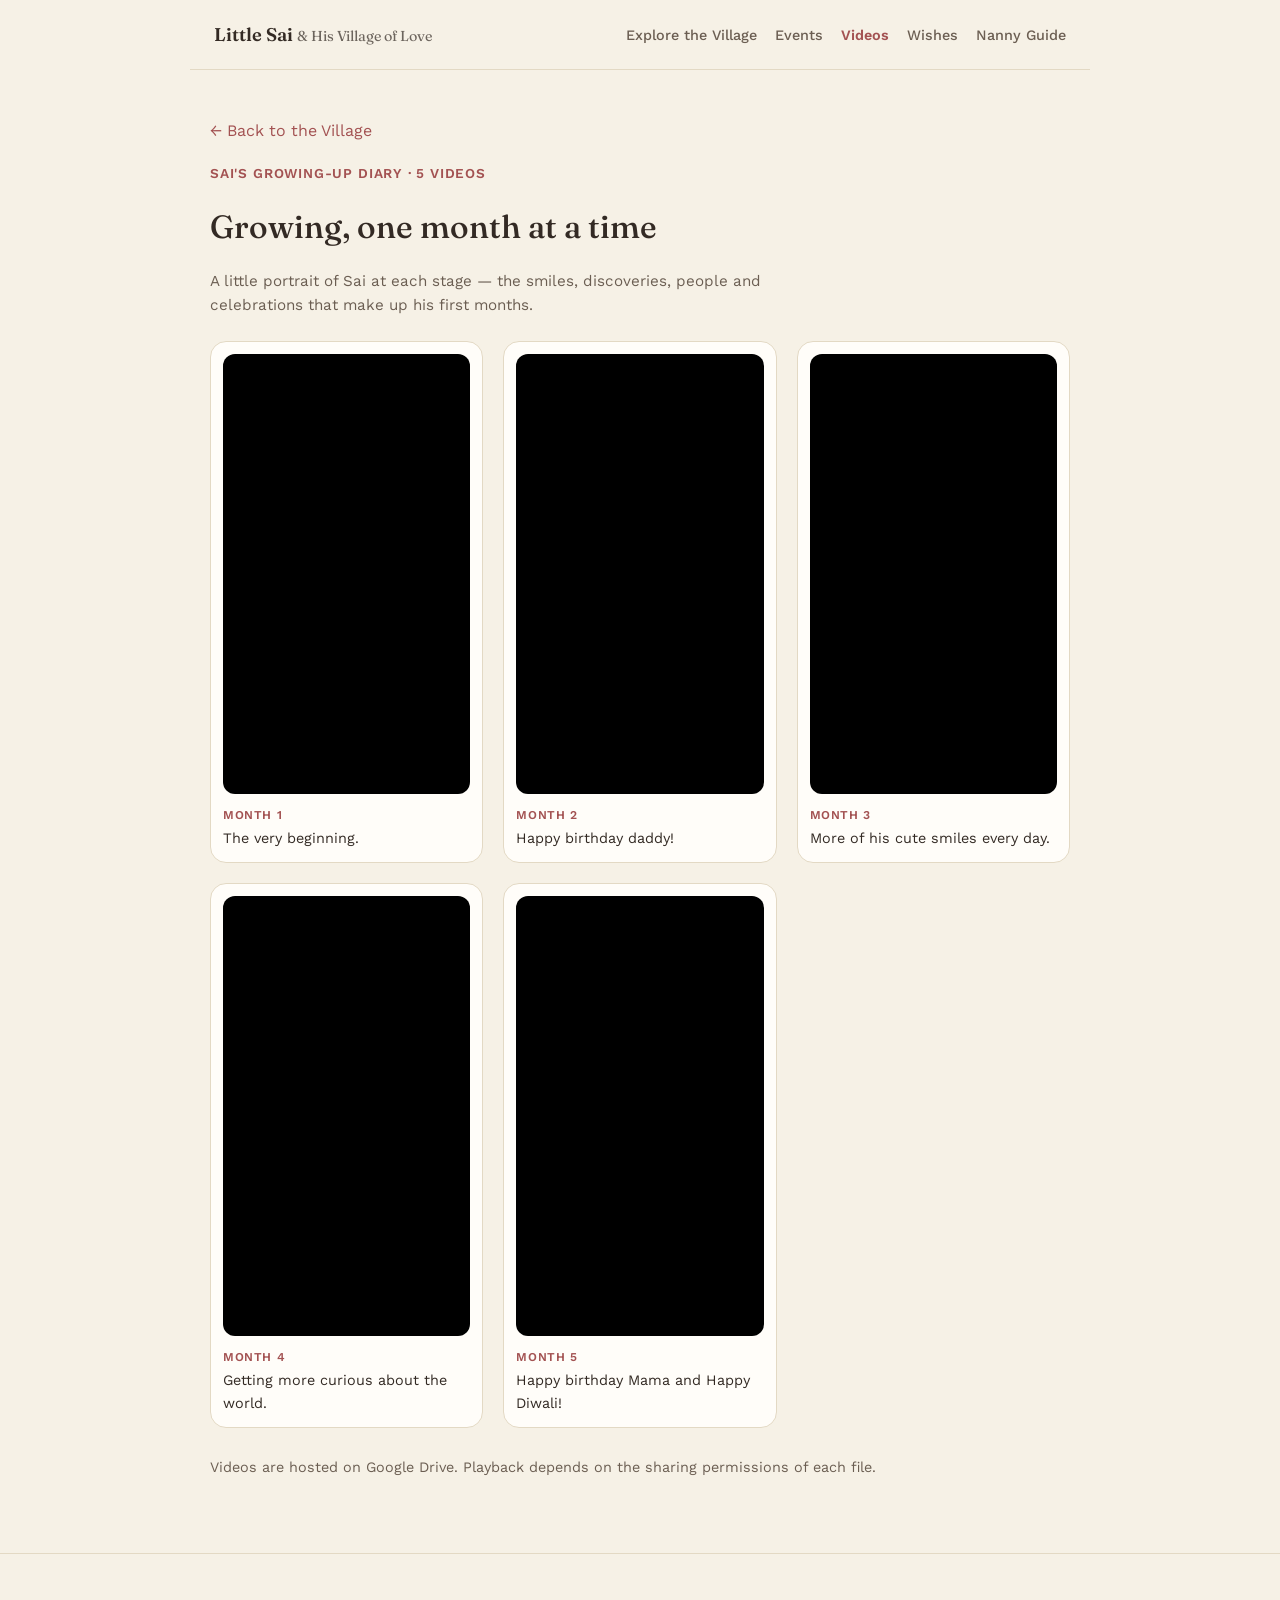
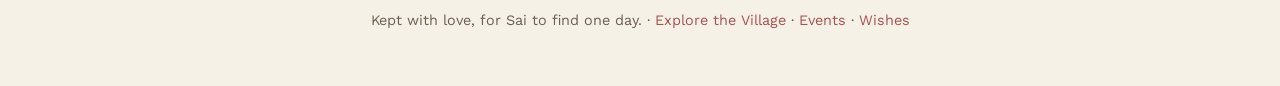
<file: videos.html>
<!DOCTYPE html>
<html lang="en"><head><meta charset="UTF-8"><meta name="viewport" content="width=device-width, initial-scale=1.0"><title>Monthly Videos | Little Sai and His Village of Love</title><meta name="description" content="Watch Sai grow month by month — a family video diary."><link rel="preconnect" href="https://fonts.googleapis.com"><link rel="preconnect" href="https://fonts.gstatic.com" crossorigin><link href="https://fonts.googleapis.com/css2?family=Fraunces:opsz,wght@9..144,400;9..144,500;9..144,600&family=Work+Sans:wght@400;500;600&family=Noto+Serif+SC:wght@500;600&family=Noto+Sans+SC:wght@400;500&display=swap" rel="stylesheet"><link rel="stylesheet" href="css/style.css"><style>.site-nav{flex-wrap:wrap;gap:12px}.site-nav__links{flex-wrap:wrap;gap:10px 18px}.video-intro{color:var(--ink-soft);max-width:640px}.video-card:target{outline:3px solid var(--sage);outline-offset:4px;scroll-margin-top:24px}.video-count{color:var(--rose-deep);font-weight:600;font-size:.85rem;letter-spacing:.06em;text-transform:uppercase}@media(max-width:720px){.site-nav__mark span{display:none}}</style></head>
<body><nav class="site-nav" aria-label="Main navigation"><a href="index.html" class="site-nav__mark">Little Sai <span>&amp; His Village of Love</span></a><ul class="site-nav__links"><li><a href="index.html#explore">Explore the Village</a></li><li><a href="events.html">Events</a></li><li><a href="videos.html" aria-current="page">Videos</a></li><li><a href="wishes.html">Wishes</a></li><li><a href="nanny.html">Nanny Guide</a></li></ul></nav>
<main class="wrap wrap--wide"><p><a href="index.html">← Back to the Village</a></p><div class="section-head"><span class="video-count">Sai's growing-up diary · 5 videos</span><h1 style="font-family:'Fraunces','Noto Serif SC',serif;font-weight:500;line-height:1.25">Growing, one month at a time</h1><p class="video-intro">A little portrait of Sai at each stage — the smiles, discoveries, people and celebrations that make up his first months.</p></div>
<div class="video-grid">
<div class="video-card" id="month-1"><div class="video-card__frame"><iframe src="https://drive.google.com/file/d/1nqriXIKPjm0snu_6iXQD0AJx6Z17biVg/preview" title="Month 1: The very beginning" loading="lazy" allow="autoplay; fullscreen" allowfullscreen></iframe></div><div class="video-card__caption"><span>Month 1</span>The very beginning.</div></div>
<div class="video-card" id="month-2"><div class="video-card__frame"><iframe src="https://drive.google.com/file/d/1RsJW-fxvqpUYWxWwo6vEtDllq6NZfSy_/preview" title="Month 2: Happy birthday daddy!" loading="lazy" allow="autoplay; fullscreen" allowfullscreen></iframe></div><div class="video-card__caption"><span>Month 2</span>Happy birthday daddy!</div></div>
<div class="video-card" id="month-3"><div class="video-card__frame"><iframe src="https://drive.google.com/file/d/14MxPdXMWeFQA1IyDcNqHHHWcwjr_h_4y/preview" title="Month 3: More of his cute smiles" loading="lazy" allow="autoplay; fullscreen" allowfullscreen></iframe></div><div class="video-card__caption"><span>Month 3</span>More of his cute smiles every day.</div></div>
<div class="video-card" id="month-4"><div class="video-card__frame"><iframe src="https://drive.google.com/file/d/1S5MoYTsGo1mtJxEmKWaAV_BfxhKIQl7a/preview" title="Month 4: Getting more curious about the world" loading="lazy" allow="autoplay; fullscreen" allowfullscreen></iframe></div><div class="video-card__caption"><span>Month 4</span>Getting more curious about the world.</div></div>
<div class="video-card" id="month-5"><div class="video-card__frame"><iframe src="https://drive.google.com/file/d/170yX3idJxtSIpFsntWFlgjOhcJYgQy4o/preview" title="Month 5: Happy birthday Mama and Happy Diwali!" loading="lazy" allow="autoplay; fullscreen" allowfullscreen></iframe></div><div class="video-card__caption"><span>Month 5</span>Happy birthday Mama and Happy Diwali!</div></div>
</div><p style="margin-top:28px;color:var(--ink-soft);font-size:.9rem">Videos are hosted on Google Drive. Playback depends on the sharing permissions of each file.</p></main>
<footer class="site-footer"><p>Kept with love, for Sai to find one day. · <a href="index.html#explore">Explore the Village</a> · <a href="events.html">Events</a> · <a href="wishes.html">Wishes</a></p></footer><script src="js/main.js"></script></body></html>
</file>
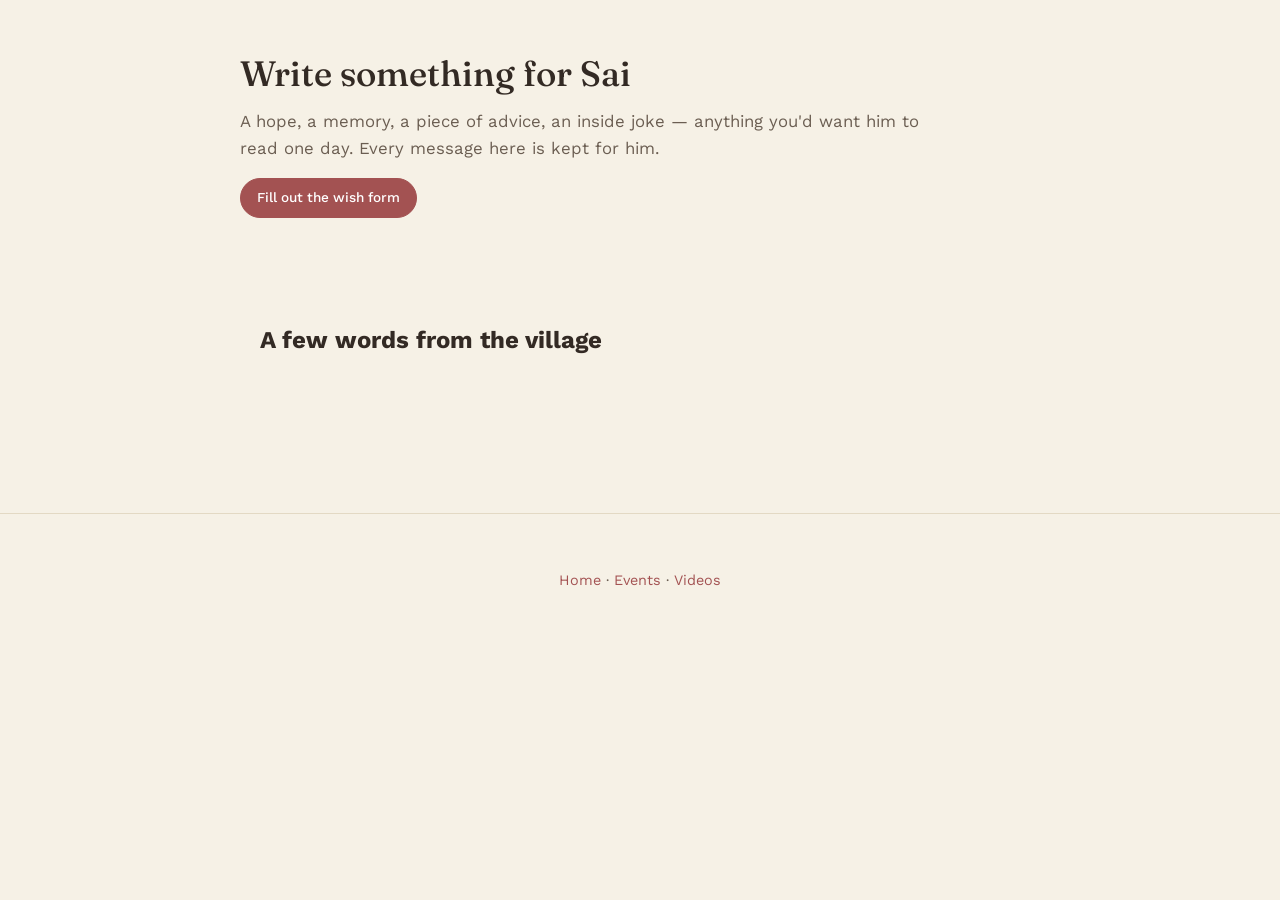
<file: wishes.html>
<!DOCTYPE html>
<html lang="en">
<head>
<meta charset="UTF-8">
<meta name="viewport" content="width=device-width, initial-scale=1.0">
<title>Wishes — Little Sai and His Village of Love</title>
<link rel="preconnect" href="https://fonts.googleapis.com">
<link rel="preconnect" href="https://fonts.gstatic.com" crossorigin>
<link href="https://fonts.googleapis.com/css2?family=Fraunces:opsz,wght@9..144,400;9..144,500;9..144,600&family=Work+Sans:wght@400;500;600&family=Noto+Serif+SC:wght@500;600&family=Noto+Sans+SC:wght@400;500&display=swap" rel="stylesheet">
<link rel="stylesheet" href="css/style.css">
</head>
<body>

<header class="hero" style="padding-bottom: 20px;">
  <div class="bloom" aria-hidden="true"><span></span><span></span><span></span><span></span></div>
  <div class="hero__inner">
    <h1>Write something for Sai</h1>
    <p class="lede">A hope, a memory, a piece of advice, an inside joke — anything you'd want him to read one day. Every message here is kept for him.</p>
    <a class="btn btn--primary" href="https://docs.google.com/forms/d/e/1FAIpQLSeCm9cGgs1qWDnh0287Q4EXV6qTRQ7VenKJvN8w0NGii9X9og/viewform" target="_blank" rel="noopener">Fill out the wish form</a>
  </div>
</header>

<section class="band band--plum center">
  <div class="wrap">
    <h2>A few words from the village</h2>
    <p class="wish-banner" data-wish-banner aria-live="polite">&nbsp;</p>
  </div>
</section>

<footer class="site-footer">
  <p><a href="index.html">Home</a> &middot; <a href="events.html">Events</a> &middot; <a href="videos.html">Videos</a></p>
</footer>

<script src="js/main.js"></script>
</body>
</html>
</file>
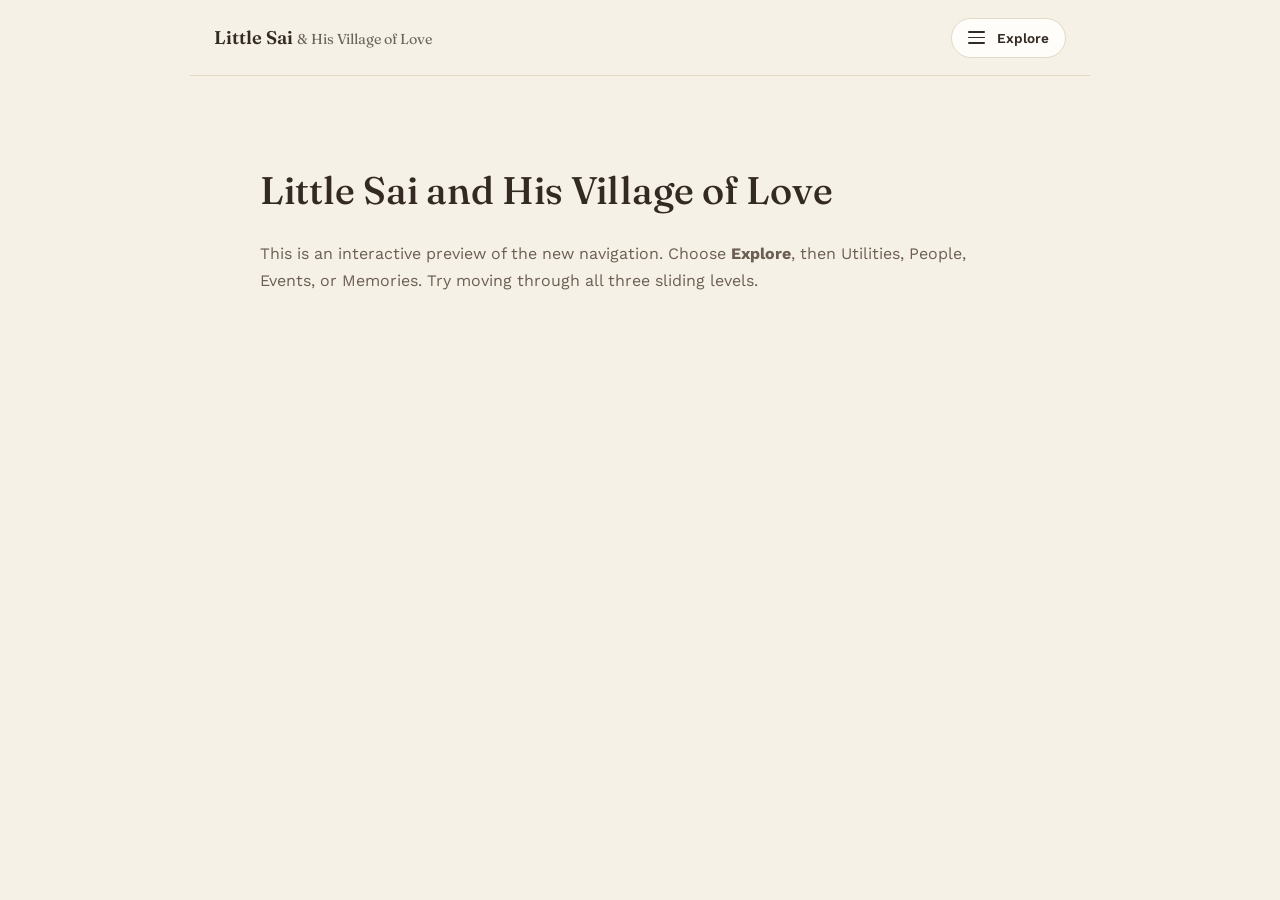
<file: little-sai-navigation/preview.html>
<!DOCTYPE html><html lang="en"><head><meta charset="utf-8"><meta name="viewport" content="width=device-width,initial-scale=1"><title>Little Sai — Menu Preview</title><link href="https://fonts.googleapis.com/css2?family=Fraunces:wght@400;500;600&family=Work+Sans:wght@400;500;600&display=swap" rel="stylesheet"><style>:root{--paper:#f6f1e6;--paper-card:#fffdf9;--paper-line:#e3d9c4;--ink:#332a24;--ink-soft:#6b5e52;--rose-deep:#a35252;}body{margin:0;background:var(--paper);color:var(--ink);font-family:'Work Sans',sans-serif}main{max-width:760px;margin:90px auto;padding:0 24px}h1{font:500 2.4rem 'Fraunces',serif}p{line-height:1.7;color:var(--ink-soft)}</style></head><body><nav class="site-nav"><a class="site-nav__mark" href="index.html">Little Sai</a></nav><main><h1>Little Sai and His Village of Love</h1><p>This is an interactive preview of the new navigation. Choose <strong>Explore</strong>, then Utilities, People, Events, or Memories. Try moving through all three sliding levels.</p></main><script src="js/navigation.js" data-root="./"></script></body></html>
</file>
<file: css/style.css>
/* Shared Typography & Design Tokens */
:root {
  --paper: #f6f1e6;
  --paper-card: #fffdf9;
  --paper-line: #e3d9c4;
  --ink: #332a24;
  --ink-soft: #6b5e52;
  --rose-deep: #a35252;
  --gold-soft: #f2e3c6;
  --coral: #c97a52;
  --sage: #5b7b5a;
}

* {
  box-sizing: border-box;
}

body {
  margin: 0;
  padding: 0;
  background-color: var(--paper, #f6f1e6);
  color: var(--ink, #332a24);
  font-family: 'Work Sans', 'Noto Sans SC', sans-serif;
  line-height: 1.6;
  -webkit-font-smoothing: antialiased;
}

a {
  color: var(--rose-deep, #a35252);
  text-decoration: none;
  transition: opacity 0.15s ease;
}

a:hover {
  opacity: 0.8;
  text-decoration: underline;
}

/* Site Header & Navigation Container */
.site-nav {
  display: flex;
  justify-content: space-between;
  align-items: center;
  padding: 20px 24px;
  max-width: 900px;
  margin: 0 auto;
  border-bottom: 1px solid var(--paper-line, #e3d9c4);
}

.site-nav__mark {
  font-family: 'Fraunces', 'Noto Serif SC', serif;
  font-weight: 600;
  font-size: 1.15rem;
  color: var(--ink, #332a24);
  text-decoration: none;
}

.site-nav__mark span {
  font-weight: 400;
  font-size: 0.9rem;
  opacity: 0.7;
}

.site-nav__links {
  display: flex;
  list-style: none;
  gap: 20px;
  margin: 0;
  padding: 0;
}

.site-nav__links a {
  color: var(--ink-soft, #6b5e52);
  text-decoration: none;
  font-size: 0.9rem;
  font-weight: 500;
}

.site-nav__links a:hover,
.site-nav__links a.active,
.site-nav__links a[aria-current="page"] {
  color: var(--rose-deep, #a35252);
  font-weight: 600;
}

/* Page Containers & Text Readability Wrappers */
.wrap {
  max-width: 800px;
  margin: 0 auto;
  padding: 32px 20px 60px;
}

.wrap--wide {
  max-width: 900px;
  margin: 0 auto;
  padding: 32px 20px 60px;
}

.band {
  padding: 32px 0;
  width: 100%;
}

.band--deep {
  background: rgba(255, 255, 255, 0.4);
  border-top: 1px solid var(--paper-line, #e3d9c4);
  border-bottom: 1px solid var(--paper-line, #e3d9c4);
}

/* Hero Section Formatting */
header.hero {
  padding: 40px 20px 24px;
  width: 100%;
}

.hero__inner {
  max-width: 800px;
  margin: 0 auto;
}

header.hero h1 {
  font-family: 'Fraunces', 'Noto Serif SC', serif;
  font-size: 2.2rem;
  font-weight: 500;
  margin: 12px 0;
  color: var(--ink, #332a24);
  line-height: 1.25;
}

.lede {
  font-size: 1.05rem;
  color: var(--ink-soft, #6b5e52);
  margin-top: 0;
  margin-bottom: 16px;
  max-width: 720px;
}

/* Age Counter Badge */
.age-counter {
  display: inline-block;
  margin-top: 8px;
  padding: 6px 14px;
  background: #fff;
  border: 1px solid var(--paper-line, #e3d9c4);
  border-radius: 20px;
  font-size: 0.85rem;
  color: var(--ink-soft, #6b5e52);
}

.age-counter__num {
  font-weight: 600;
  color: var(--rose-deep, #a35252);
}

/* Section Headings */
.section-head {
  margin-bottom: 24px;
}

.section-head h2 {
  font-family: 'Fraunces', 'Noto Serif SC', serif;
  font-size: 1.7rem;
  font-weight: 500;
  margin: 0 0 6px 0;
}

.section-head p {
  margin: 0;
  color: var(--ink-soft, #6b5e52);
  font-size: 0.95rem;
}

/* Cards & Duo Layout */
.card {
  background: var(--paper-card, #fffdf9);
  border: 1px solid var(--paper-line, #e3d9c4);
  border-radius: 16px;
  padding: 24px;
  margin-bottom: 24px;
  box-shadow: 0 4px 12px rgba(0,0,0,0.02);
}

.card h3 {
  margin-top: 0;
  margin-bottom: 8px;
  font-family: 'Fraunces', 'Noto Serif SC', serif;
}

.duo {
  display: grid;
  grid-template-columns: repeat(auto-fit, minmax(280px, 1fr));
  gap: 20px;
}

/* Event Cards */
.event-card {
  display: block;
  background: var(--paper-card, #fffdf9);
  border: 1px solid var(--paper-line, #e3d9c4);
  border-radius: 16px;
  padding: 24px;
  color: var(--ink, #332a24);
  text-decoration: none;
  transition: transform 0.15s ease, box-shadow 0.15s ease;
}

.event-card:hover {
  text-decoration: none;
  transform: translateY(-2px);
  box-shadow: 0 6px 16px rgba(0,0,0,0.04);
}

.event-card__date {
  display: block;
  font-size: 0.85rem;
  color: var(--rose-deep, #a35252);
  font-weight: 600;
  margin-bottom: 6px;
}

.event-card h3 {
  margin: 0 0 8px 0;
  font-size: 1.25rem;
  font-family: 'Fraunces', 'Noto Serif SC', serif;
  color: var(--rose-deep, #a35252);
}

.event-card p {
  margin: 0;
  color: var(--ink-soft, #6b5e52);
}

/* Video Grid */
.video-grid {
  display: grid;
  grid-template-columns: repeat(auto-fill, minmax(220px, 1fr));
  gap: 20px;
  margin-top: 20px;
}

.video-card {
  background: var(--paper-card, #fffdf9);
  border: 1px solid var(--paper-line, #e3d9c4);
  border-radius: 16px;
  padding: 12px;
  display: flex;
  flex-direction: column;
  gap: 12px;
}

.video-card__frame {
  position: relative;
  width: 100%;
  aspect-ratio: 9 / 16;
  border-radius: 12px;
  overflow: hidden;
  background: #000;
}

.video-card__frame iframe {
  position: absolute;
  top: 50%;
  left: 50%;
  width: 108%;
  height: 108%;
  transform: translate(-50%, -50%);
  border: none;
  object-fit: cover;
}

.video-card__caption {
  font-size: 0.9rem;
  color: var(--ink, #332a24);
}

.video-card__caption span {
  display: block;
  font-size: 0.75rem;
  font-weight: 600;
  letter-spacing: 0.05em;
  text-transform: uppercase;
  color: var(--rose-deep, #a35252);
  margin-bottom: 2px;
}

/* Timeline / Tree Branch Component */
.tree {
  list-style: none;
  padding: 0 0 0 20px;
  margin: 24px 0 0 8px;
  border-left: 2px solid var(--paper-line, #e3d9c4);
  display: flex;
  flex-direction: column;
  gap: 28px;
  position: relative;
}

.tree__node {
  position: relative;
  background: var(--paper-card, #fffdf9);
  border: 1px solid var(--paper-line, #e3d9c4);
  border-radius: 14px;
  padding: 20px;
  box-shadow: 0 2px 8px rgba(0,0,0,0.02);
}

.tree__node::before {
  content: "";
  position: absolute;
  left: -27px;
  top: 24px;
  width: 12px;
  height: 12px;
  border-radius: 50%;
  background: var(--rose-deep, #a35252);
  border: 3px solid var(--paper, #f6f1e6);
}

.tree__date {
  display: inline-block;
  font-size: 0.8rem;
  font-weight: 600;
  text-transform: uppercase;
  letter-spacing: 0.04em;
  color: var(--rose-deep, #a35252);
  margin-bottom: 4px;
}

.tree__title {
  font-family: 'Fraunces', 'Noto Serif SC', serif;
  font-size: 1.15rem;
  font-weight: 600;
  color: var(--ink, #332a24);
  margin: 0 0 6px 0;
}

.tree__body {
  margin: 0;
  color: var(--ink-soft, #6b5e52);
  font-size: 0.95rem;
}

/* Buttons */
.btn {
  display: inline-flex;
  align-items: center;
  justify-content: center;
  padding: 8px 16px;
  border-radius: 20px;
  border: 1px solid var(--paper-line, #d4c8b3);
  background: #fff;
  color: var(--ink, #332a24);
  font-size: 0.85rem;
  font-weight: 500;
  cursor: pointer;
  text-decoration: none;
}

.btn--primary {
  background: var(--rose-deep, #a35252);
  color: #fff;
  border-color: var(--rose-deep, #a35252);
}

.btn--gold {
  background: var(--gold-soft, #f2e3c6);
  color: var(--ink, #332a24);
  border-color: var(--paper-line, #d4c8b3);
}

/* Footer */
.site-footer {
  text-align: center;
  padding: 40px 20px;
  border-top: 1px solid var(--paper-line, #e3d9c4);
  color: var(--ink-soft, #6b5e52);
  font-size: 0.9rem;
}

/* ==========================================================================
   Baby Tracker Specific Components
   ========================================================================== */

/* Summary Card Tabs */
.summary-tabs {
  display: flex;
  border-bottom: 1px solid var(--paper-line, #e3d9c4);
}

.tab-btn {
  flex: 1;
  background: none;
  border: none;
  padding: 12px;
  font-family: inherit;
  font-size: 0.9rem;
  font-weight: 600;
  color: var(--ink-soft, #6b5e52);
  cursor: pointer;
  transition: all 0.15s ease;
}

.tab-btn.active {
  color: var(--rose-deep, #a35252);
  border-bottom: 2px solid var(--rose-deep, #a35252);
}

/* Recent Activity Entries */
.entry {
  display: flex;
  justify-content: space-between;
  align-items: center;
  padding: 12px 0;
  border-bottom: 1px solid var(--paper-line, #e3d9c4);
}

.entry:last-child {
  border-bottom: none;
}

.entry-text {
  font-weight: 600;
  color: var(--ink, #332a24);
}

.entry-detail {
  font-size: 0.85rem;
  color: var(--ink-soft, #6b5e52);
}

.row-actions-col {
  display: flex;
  flex-direction: column;
  align-items: flex-end;
  gap: 4px;
}

.btn--gold {
  background: var(--gold-soft, #f2e3c6);
  color: var(--ink, #332a24);
  border-color: var(--paper-line, #d4c8b3);
}

.btn--danger {
  background: var(--rose-deep, #a35252);
  color: #fff;
  border-color: var(--rose-deep, #a35252);
}
</file>
